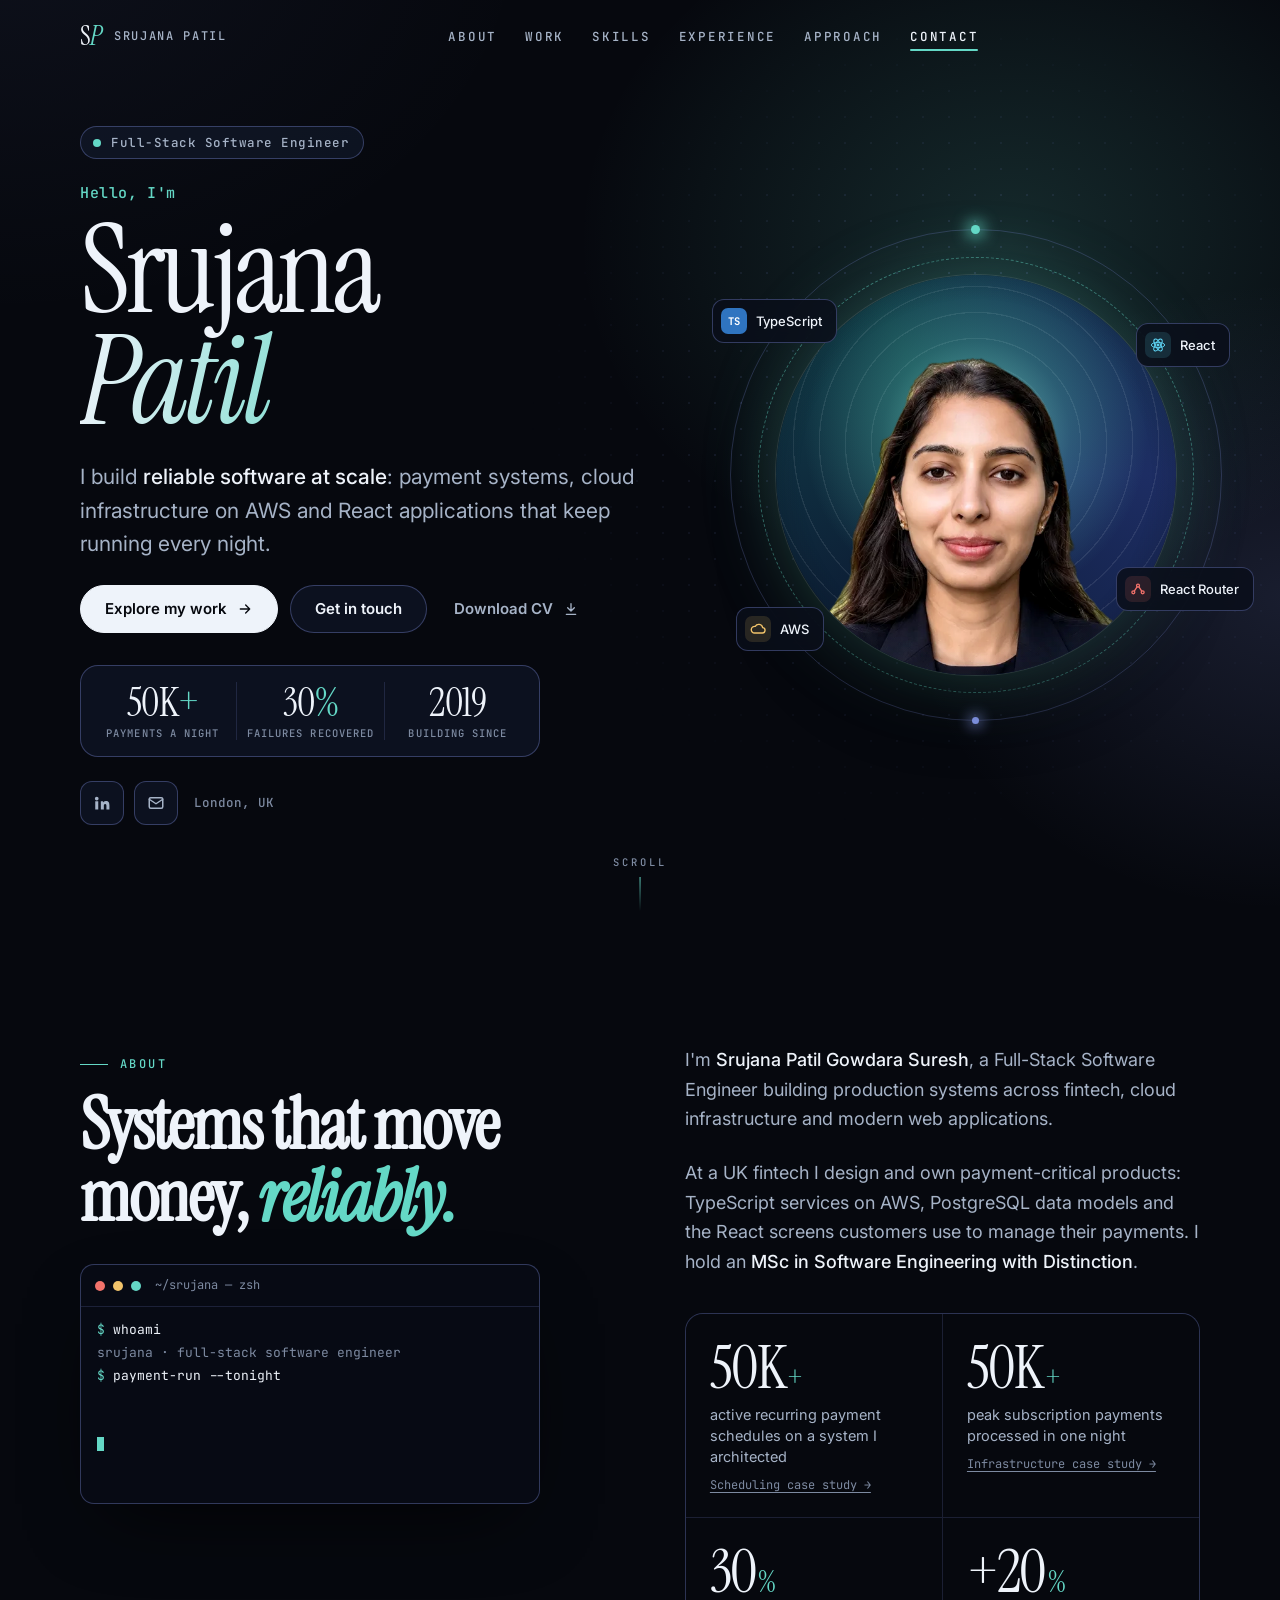
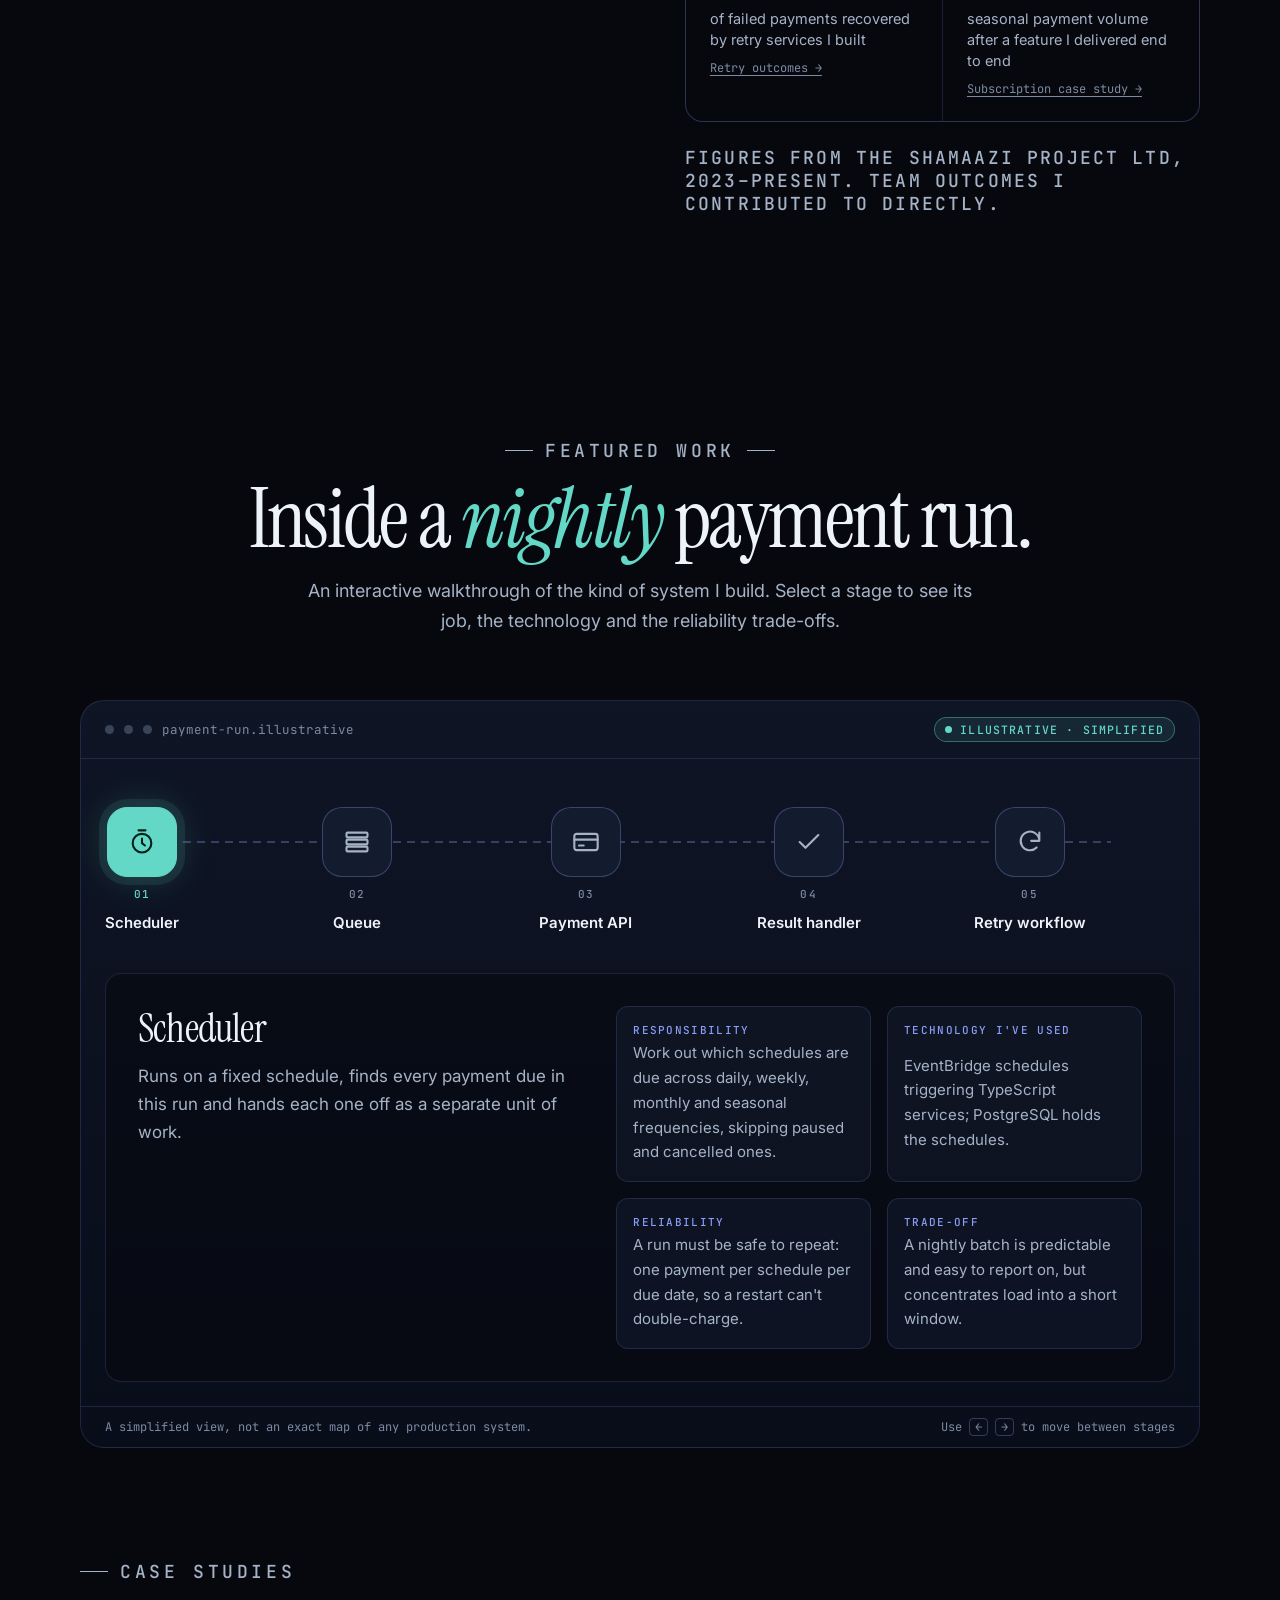
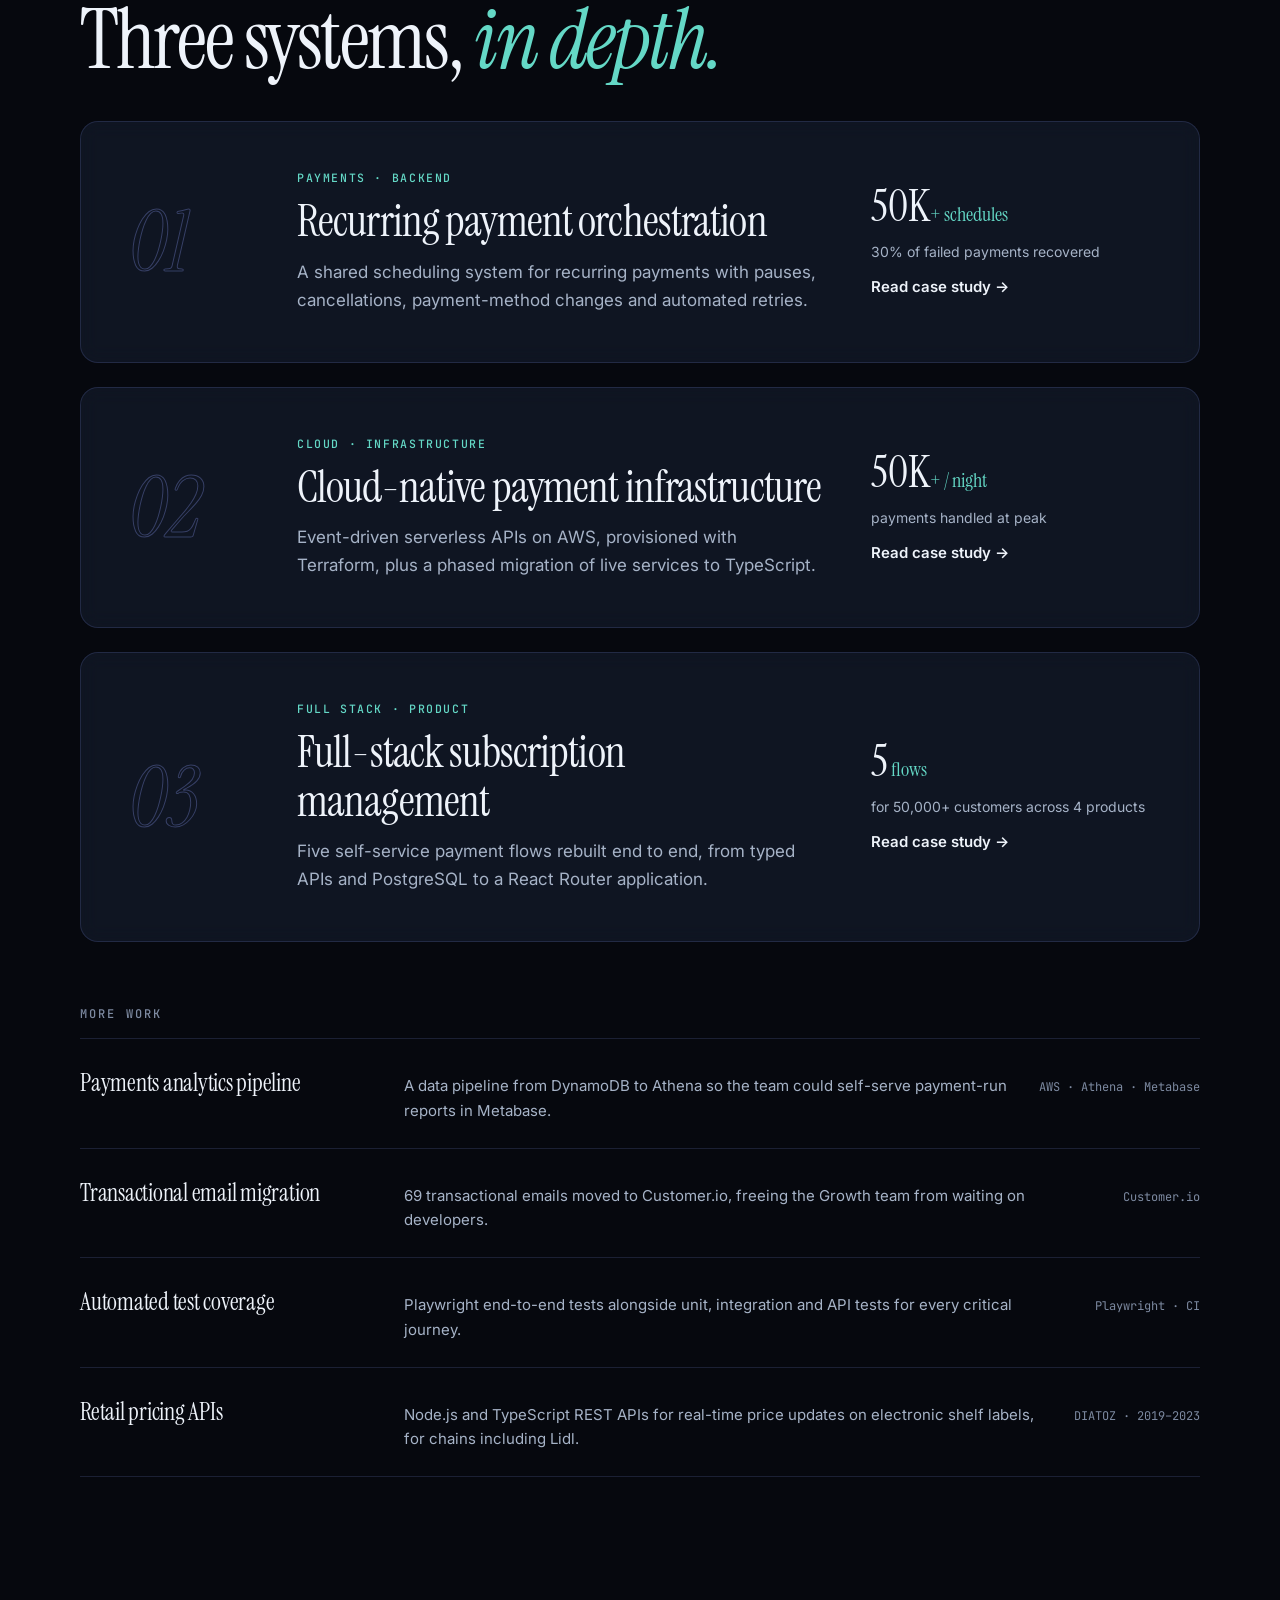
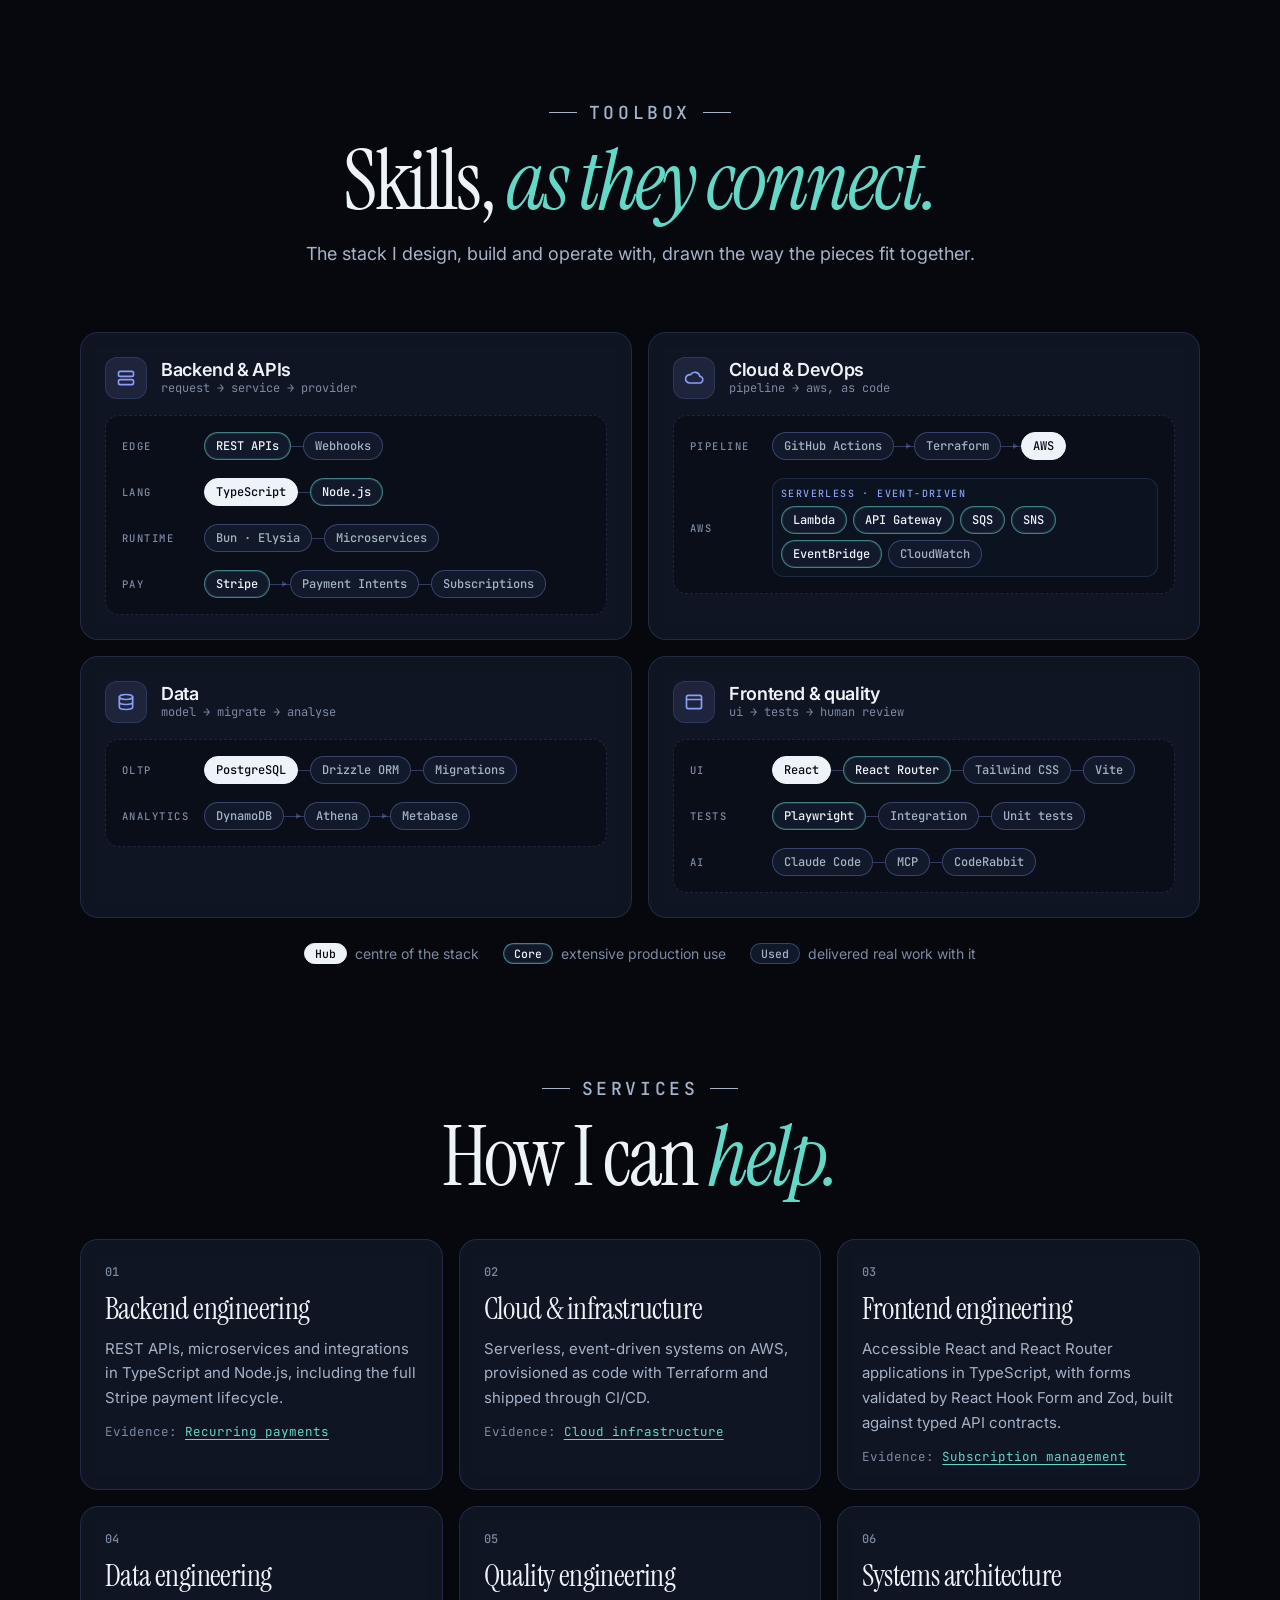
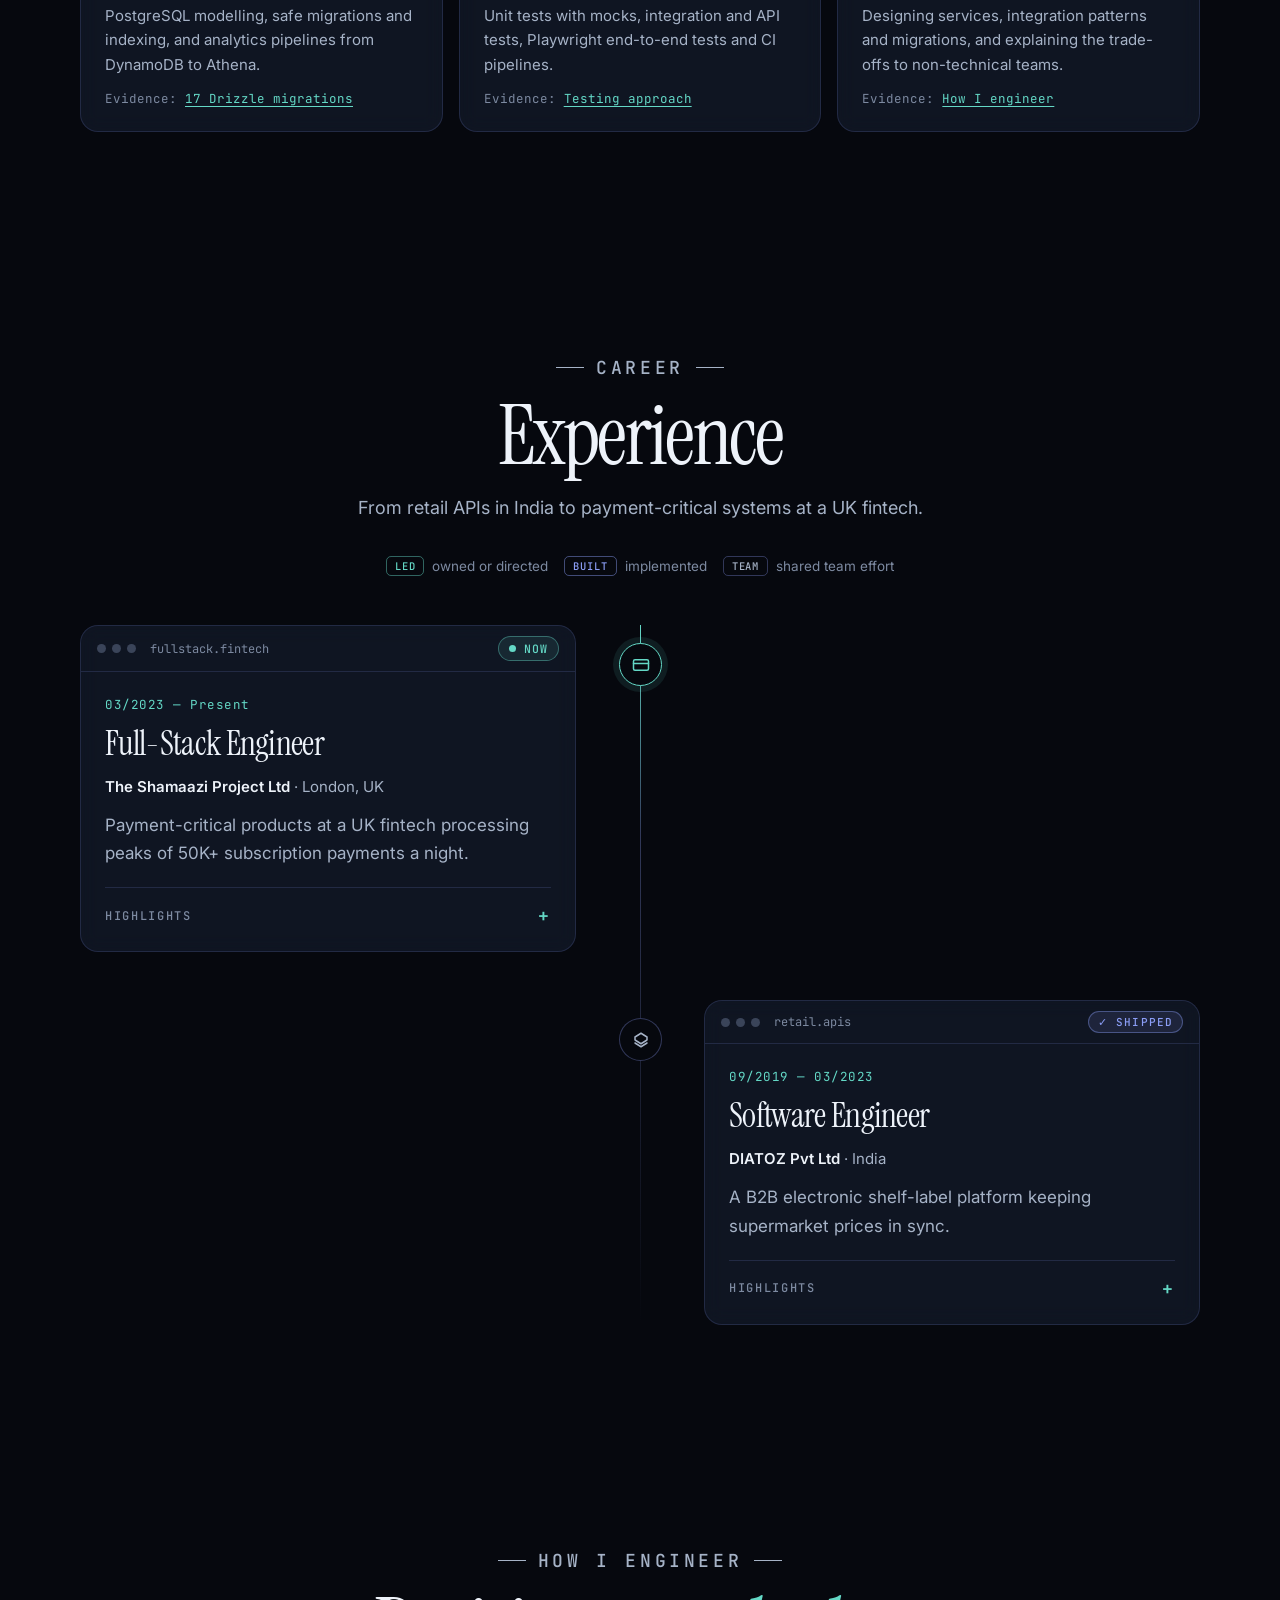
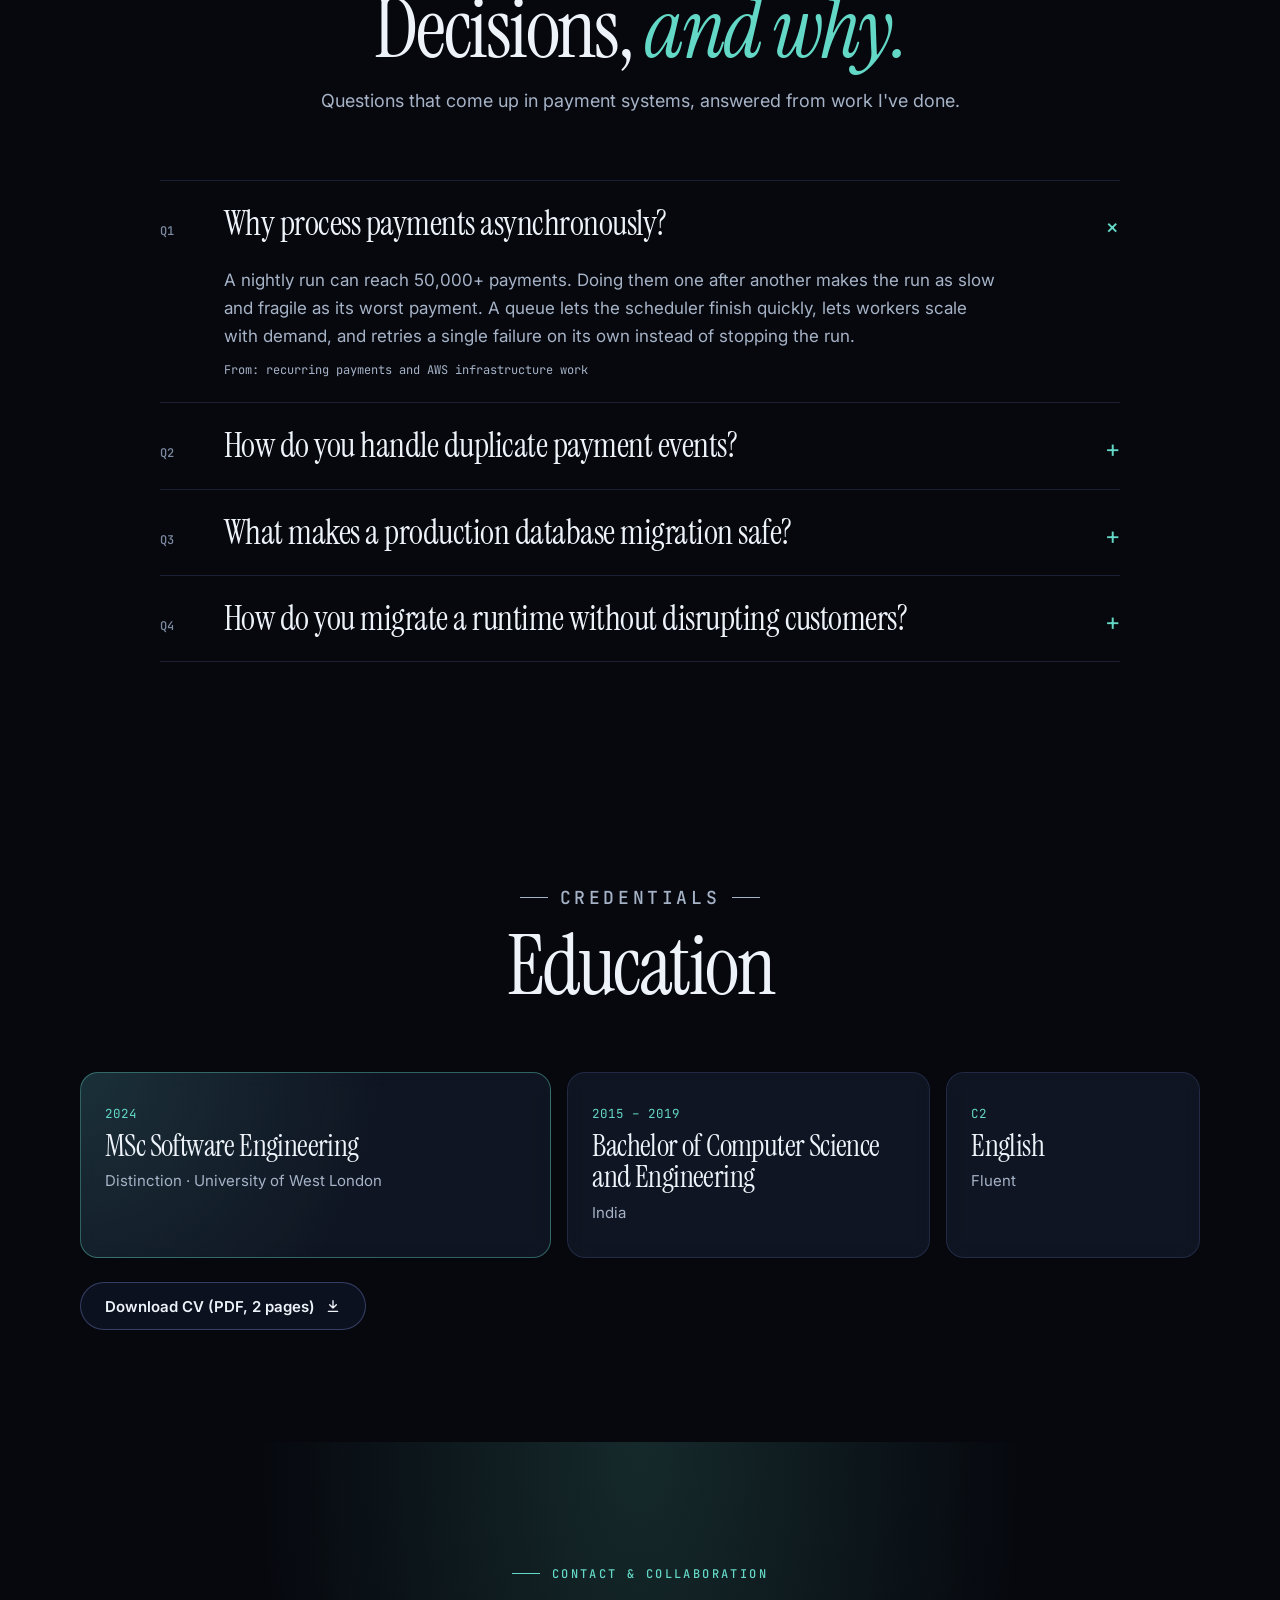
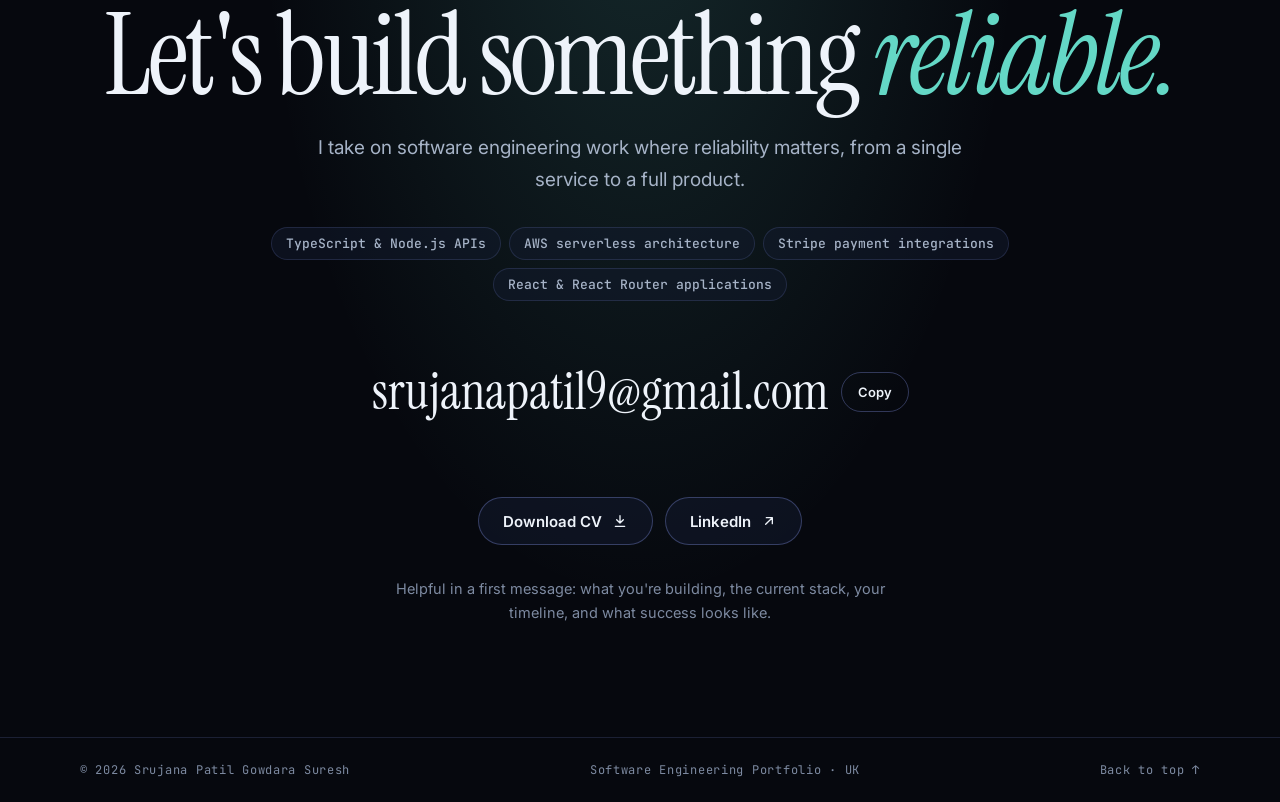
<file: index.html>
<!doctype html>
<html lang="en-GB">
<head>
<meta charset="utf-8">
<meta name="viewport" content="width=device-width, initial-scale=1, viewport-fit=cover">
<title>Srujana Patil · Full-Stack Software Engineer</title>
<meta name="description" content="Srujana Patil Gowdara Suresh, Full-Stack Software Engineer. Production payment systems, AWS serverless infrastructure and React applications. Case studies, capabilities and contact.">
<link rel="canonical" href="https://srujanapatiil.github.io/">
<meta property="og:type" content="website">
<meta property="og:url" content="https://srujanapatiil.github.io/">
<meta property="og:title" content="Srujana Patil · Full-Stack Software Engineer">
<meta property="og:description" content="Engineering reliable software at scale: payment systems, cloud infrastructure and modern web applications.">
<meta property="og:image" content="https://srujanapatiil.github.io/assets/og-image.jpg">
<meta name="twitter:card" content="summary_large_image">
<meta name="theme-color" content="#06080E">
<link rel="icon" href="assets/favicon.svg" type="image/svg+xml">
<link rel="preconnect" href="https://fonts.googleapis.com">
<link rel="preconnect" href="https://fonts.gstatic.com" crossorigin>
<link rel="stylesheet" href="https://fonts.googleapis.com/css2?family=Instrument+Serif:ital@0;1&family=Inter:wght@400;500;600&family=JetBrains+Mono:wght@400;500&display=swap">
<link rel="preload" as="image" href="assets/portrait-cutout-900.webp" imagesrcset="assets/portrait-cutout-560.webp 560w, assets/portrait-cutout-900.webp 900w" imagesizes="(min-width: 1000px) 400px, 70vw" fetchpriority="high">
<link rel="stylesheet" href="assets/site.css">
<script>document.documentElement.classList.add('js')</script>
<script type="application/ld+json">{"@context":"https://schema.org","@type":"Person","name":"Srujana Patil Gowdara Suresh","jobTitle":"Full-Stack Software Engineer","url":"https://srujanapatiil.github.io/","sameAs":["https://www.linkedin.com/in/srujana-patil-964b3919a"],"alumniOf":"University of West London"}</script>
<script src="assets/site.js" defer></script>
</head>
<body>
<a class="skip" href="#main">Skip to content</a>

<header class="site-header">
  <div class="wrap">
    <a class="brand" href="#top"><span class="brand-mark" aria-hidden="true">S<i>P</i></span><span class="brand-name">Srujana Patil</span><span class="visually-hidden">Srujana Patil, home</span></a>
    <nav aria-label="Primary">
      <ul class="nav-list">
        <li><a href="#about">About</a></li>
        <li><a href="#work">Work</a></li>
        <li><a href="#skills">Skills</a></li>
        <li><a href="#experience">Experience</a></li>
        <li><a href="#approach">Approach</a></li>
        <li><a href="#contact">Contact</a></li>
      </ul>
    </nav>
    <div class="nav-actions">
      <button class="icon-btn menu-btn" id="menu-toggle" type="button" aria-expanded="false" aria-controls="mobile-nav" aria-label="Open menu">
        <svg viewBox="0 0 24 24" fill="none" stroke="currentColor" stroke-width="2" stroke-linecap="round" aria-hidden="true"><path d="M4 7h16M4 12h16M4 17h16"/></svg>
      </button>
    </div>
  </div>
  <nav class="mobile-nav" id="mobile-nav" aria-label="Mobile" hidden>
    <div class="wrap"><ul>
      <li><a href="#about">About</a></li><li><a href="#work">Work</a></li><li><a href="#skills">Skills</a></li>
      <li><a href="#experience">Experience</a></li><li><a href="#approach">Approach</a></li><li><a href="#contact">Contact</a></li>
    </ul></div>
  </nav>
</header>

<main id="main">
  <!-- Hero -->
  <section class="hero" id="top" aria-labelledby="hero-title">
    <div class="wrap hero-grid">
      <div class="hero-copy">
        <p class="status-pill"><span class="dot" aria-hidden="true"></span>Full-Stack Software Engineer</p>
        <p class="hello">Hello, I'm</p>
        <h1 id="hero-title"><span class="l1">Srujana</span> <span class="l2">Patil</span></h1>
        <p class="hero-sub">I build <b>reliable software at scale</b>: payment systems, cloud infrastructure on AWS and React applications that keep running every night.</p>
        <div class="hero-ctas">
          <a class="btn btn-primary" href="#work">Explore my work
            <svg viewBox="0 0 24 24" fill="none" stroke="currentColor" stroke-width="2" stroke-linecap="round" stroke-linejoin="round" aria-hidden="true"><path d="M5 12h14M13 6l6 6-6 6"/></svg></a>
          <a class="btn" href="#contact">Get in touch</a>
          <a class="btn btn-ghost" href="assets/Srujana-Patil-CV.pdf" download>Download CV <svg viewBox="0 0 24 24" fill="none" stroke="currentColor" stroke-width="2" stroke-linecap="round" stroke-linejoin="round" aria-hidden="true"><path d="M12 4v11M7 10l5 5 5-5M5 20h14"/></svg></a>
        </div>
        <ul class="hero-stats" aria-label="Highlights">
          <li><b>50K<span>+</span></b><small>Payments a night</small></li>
          <li><b>30<span>%</span></b><small>Failures recovered</small></li>
          <li><b>2019</b><small>Building since</small></li>
        </ul>
        <div class="hero-social">
          <a class="social" href="https://www.linkedin.com/in/srujana-patil-964b3919a" target="_blank" rel="noopener" aria-label="LinkedIn (opens in a new tab)"><svg viewBox="0 0 24 24" fill="currentColor" aria-hidden="true"><path d="M4.98 3.5a2.5 2.5 0 1 1 0 5 2.5 2.5 0 0 1 0-5ZM3 9.75h4v11H3v-11Zm6.5 0h3.8v1.5h.05c.53-1 1.83-2.05 3.77-2.05 4.03 0 4.78 2.65 4.78 6.1v5.45h-4v-4.83c0-1.15-.02-2.63-1.6-2.63-1.6 0-1.85 1.25-1.85 2.55v4.91h-4v-11Z"/></svg></a>
          <a class="social" href="#contact" aria-label="Email, in the contact section"><svg viewBox="0 0 24 24" fill="none" stroke="currentColor" stroke-width="2" stroke-linecap="round" stroke-linejoin="round" aria-hidden="true"><rect x="3" y="5" width="18" height="14" rx="2"/><path d="m3 7 9 6 9-6"/></svg></a>
          <span class="social-note">London, UK</span>
        </div>
      </div>
      <div class="portrait">
        <span class="ring ring-outer" aria-hidden="true"></span>
        <span class="ring ring-inner" aria-hidden="true"></span>
        <div class="orb">
          <img src="assets/portrait-cutout-900.webp" srcset="assets/portrait-cutout-560.webp 560w, assets/portrait-cutout-900.webp 900w" sizes="(min-width: 1000px) 400px, 70vw" width="900" height="900" alt="Portrait of Srujana Patil Gowdara Suresh, smiling, in a dark blazer." fetchpriority="high">
        </div>
        <ul class="orbit-chips" aria-label="Main skills">
          <li class="oc oc-1"><span class="oc-ico ts" aria-hidden="true">TS</span>TypeScript</li>
          <li class="oc oc-2"><span class="oc-ico react" aria-hidden="true"><svg viewBox="0 0 24 24" fill="none" stroke="currentColor" stroke-width="1.4"><ellipse cx="12" cy="12" rx="10" ry="4"/><ellipse cx="12" cy="12" rx="10" ry="4" transform="rotate(60 12 12)"/><ellipse cx="12" cy="12" rx="10" ry="4" transform="rotate(120 12 12)"/><circle cx="12" cy="12" r="1.6" fill="currentColor"/></svg></span>React</li>
          <li class="oc oc-3"><span class="oc-ico rr" aria-hidden="true"><svg viewBox="0 0 24 24" fill="none" stroke="currentColor" stroke-width="2" stroke-linecap="round"><circle cx="5" cy="17" r="2.2"/><circle cx="12" cy="7" r="2.2"/><circle cx="19" cy="17" r="2.2"/><path d="M6.4 15.2 10.6 8.8M13.4 8.8l4.2 6.4"/></svg></span>React Router</li>
          <li class="oc oc-4"><span class="oc-ico aws" aria-hidden="true"><svg viewBox="0 0 24 24" fill="none" stroke="currentColor" stroke-width="2" stroke-linecap="round" stroke-linejoin="round"><path d="M7 18a5 5 0 1 1 .9-9.9A6 6 0 0 1 19 10a4 4 0 0 1-1 8Z"/></svg></span>AWS</li>
        </ul>
      </div>
    </div>
    <a class="scroll-cue" href="#about" aria-label="Scroll to About">SCROLL</a>
  </section>

  <!-- About -->
  <section class="section" id="about" aria-labelledby="about-title">
    <div class="wrap about-grid">
      <div class="reveal">
        <p class="kicker">About</p>
        <h2 class="about-statement" id="about-title" style="margin-top:16px">Systems that move money, <em>reliably.</em></h2>
        <div class="terminal" role="img" aria-label="Terminal session: whoami returns Srujana, full-stack software engineer; tonight's payment run queues 50,000 plus schedules and retries recover 30 percent of failures.">
          <div class="term-bar" aria-hidden="true"><i></i><i></i><i></i><span>~/srujana — zsh</span></div>
          <div class="term-body" id="term" aria-hidden="true"><span class="tl cmd"><span class="p">$</span> whoami</span>
<span class="tl dim">srujana · full-stack software engineer</span>
<span class="tl cmd"><span class="p">$</span> payment-run --tonight</span>
<span class="tl"><span class="ok">✓</span> 50,000+ schedules queued</span>
<span class="tl"><span class="ok">✓</span> retries recovered 30% of failures</span>
<span class="tl cmd"><span class="p">$</span> git commit -m "feat: idempotent payments"</span><span class="caret"></span></div>
        </div>
      </div>
      <div class="about-copy reveal" style="--d:.1s">
        <p>I'm <b>Srujana Patil Gowdara Suresh</b>, a Full-Stack Software Engineer building production systems across fintech, cloud infrastructure and modern web applications.</p>
        <p>At a UK fintech I design and own payment-critical products: TypeScript services on AWS, PostgreSQL data models and the React screens customers use to manage their payments. I hold an <b>MSc in Software Engineering with Distinction</b>.</p>
        <ul class="stats" aria-label="Engineering impact">
          <li><b>50K<small>+</small></b><span>active recurring payment schedules on a system I architected</span><a href="work/recurring-payments.html">Scheduling case study →</a></li>
          <li><b>50K<small>+</small></b><span>peak subscription payments processed in one night</span><a href="work/cloud-infrastructure.html">Infrastructure case study →</a></li>
          <li><b>30<small>%</small></b><span>of failed payments recovered by retry services I built</span><a href="work/recurring-payments.html#outcomes">Retry outcomes →</a></li>
          <li><b>+20<small>%</small></b><span>seasonal payment volume after a feature I delivered end to end</span><a href="work/subscription-management.html#outcomes">Subscription case study →</a></li>
        </ul>
        <p class="label">Figures from The Shamaazi Project Ltd, 2023–present. Team outcomes I contributed to directly.</p>
      </div>
    </div>
  </section>

  <!-- Work -->
  <section class="section" id="work" aria-labelledby="work-title">
    <div class="wrap">
      <div class="section-head center reveal">
        <p class="kicker">Featured work</p>
        <h2 id="work-title">Inside a <em>nightly</em> payment run.</h2>
        <p>An interactive walkthrough of the kind of system I build. Select a stage to see its job, the technology and the reliability trade-offs.</p>
      </div>

      <div class="walk reveal">
        <div class="walk-top">
          <span class="host" aria-hidden="true"><i></i><i></i><i></i> payment-run.illustrative</span>
          <span class="live">ILLUSTRATIVE · SIMPLIFIED</span>
        </div>
        <div class="pipeline">
          <ol class="stages" role="tablist" aria-label="Payment run stages">
            <li role="presentation"><button class="stage" role="tab" id="tab-1" aria-controls="panel-1" aria-selected="true" type="button">
              <span class="node" aria-hidden="true"><svg viewBox="0 0 24 24" fill="none" stroke="currentColor" stroke-width="1.8" stroke-linecap="round" stroke-linejoin="round"><circle cx="12" cy="13" r="8"/><path d="M12 9v4l2.5 2M9 2h6"/></svg></span>
              <span class="n">01</span><span class="t">Scheduler</span></button></li>
            <li role="presentation"><button class="stage" role="tab" id="tab-2" aria-controls="panel-2" aria-selected="false" tabindex="-1" type="button">
              <span class="node" aria-hidden="true"><svg viewBox="0 0 24 24" fill="none" stroke="currentColor" stroke-width="1.8" stroke-linecap="round" stroke-linejoin="round"><rect x="3" y="4" width="18" height="4" rx="1"/><rect x="3" y="10" width="18" height="4" rx="1"/><rect x="3" y="16" width="18" height="4" rx="1"/></svg></span>
              <span class="n">02</span><span class="t">Queue</span></button></li>
            <li role="presentation"><button class="stage" role="tab" id="tab-3" aria-controls="panel-3" aria-selected="false" tabindex="-1" type="button">
              <span class="node" aria-hidden="true"><svg viewBox="0 0 24 24" fill="none" stroke="currentColor" stroke-width="1.8" stroke-linecap="round" stroke-linejoin="round"><rect x="2" y="5" width="20" height="14" rx="2"/><path d="M2 10h20M6 15h4"/></svg></span>
              <span class="n">03</span><span class="t">Payment API</span></button></li>
            <li role="presentation"><button class="stage" role="tab" id="tab-4" aria-controls="panel-4" aria-selected="false" tabindex="-1" type="button">
              <span class="node" aria-hidden="true"><svg viewBox="0 0 24 24" fill="none" stroke="currentColor" stroke-width="1.8" stroke-linecap="round" stroke-linejoin="round"><path d="M4 12l5 5L20 6"/></svg></span>
              <span class="n">04</span><span class="t">Result handler</span></button></li>
            <li role="presentation"><button class="stage" role="tab" id="tab-5" aria-controls="panel-5" aria-selected="false" tabindex="-1" type="button">
              <span class="node" aria-hidden="true"><svg viewBox="0 0 24 24" fill="none" stroke="currentColor" stroke-width="1.8" stroke-linecap="round" stroke-linejoin="round"><path d="M20 11a8 8 0 1 0-2.3 5.7M20 4v7h-7"/></svg></span>
              <span class="n">05</span><span class="t">Retry workflow</span></button></li>
          </ol>
          <span class="packet" aria-hidden="true"></span>
        </div>

        <div class="stage-panel" id="panel-1" role="tabpanel" aria-labelledby="tab-1" tabindex="0">
          <div><h3>Scheduler</h3><p class="lead">Runs on a fixed schedule, finds every payment due in this run and hands each one off as a separate unit of work.</p></div>
          <dl class="facts">
            <div><dt>Responsibility</dt><dd>Work out which schedules are due across daily, weekly, monthly and seasonal frequencies, skipping paused and cancelled ones.</dd></div>
            <div><dt>Technology I've used</dt><dd>EventBridge schedules triggering TypeScript services; PostgreSQL holds the schedules.</dd></div>
            <div><dt>Reliability</dt><dd>A run must be safe to repeat: one payment per schedule per due date, so a restart can't double-charge.</dd></div>
            <div><dt>Trade-off</dt><dd>A nightly batch is predictable and easy to report on, but concentrates load into a short window.</dd></div>
          </dl>
        </div>
        <div class="stage-panel" id="panel-2" role="tabpanel" aria-labelledby="tab-2" tabindex="0" hidden>
          <div><h3>Queue</h3><p class="lead">Separates deciding what to charge from charging it, so one slow payment never blocks the run.</p></div>
          <dl class="facts">
            <div><dt>Responsibility</dt><dd>Buffer due payments and release them at a rate the provider and database can sustain.</dd></div>
            <div><dt>Technology I've used</dt><dd>Amazon SQS feeding AWS Lambda consumers.</dd></div>
            <div><dt>Reliability</dt><dd>Messages retry individually; repeated failures are set aside for investigation, not lost.</dd></div>
            <div><dt>Trade-off</dt><dd>At-least-once delivery without ordering means every consumer must tolerate duplicates.</dd></div>
          </dl>
        </div>
        <div class="stage-panel" id="panel-3" role="tabpanel" aria-labelledby="tab-3" tabindex="0" hidden>
          <div><h3>Payment API</h3><p class="lead">Creates the charge with the payment provider for one schedule and one due date.</p></div>
          <dl class="facts">
            <div><dt>Responsibility</dt><dd>Create and confirm the payment with the right customer and payment method, and record the attempt.</dd></div>
            <div><dt>Technology I've used</dt><dd>Stripe Payment Intents and subscriptions, integrated from backend services.</dd></div>
            <div><dt>Reliability</dt><dd>An idempotency key from the schedule and its processing run makes a retried request return the original payment.</dd></div>
            <div><dt>Trade-off</dt><dd>The API response is fast but not final; the provider's webhook is the source of truth.</dd></div>
          </dl>
        </div>
        <div class="stage-panel" id="panel-4" role="tabpanel" aria-labelledby="tab-4" tabindex="0" hidden>
          <div><h3>Result handler</h3><p class="lead">Receives the provider's events and turns them into the payment's final state.</p></div>
          <dl class="facts">
            <div><dt>Responsibility</dt><dd>Record succeeded, failed and refunded payments, then publish events for emails, analytics and retries.</dd></div>
            <div><dt>Technology I've used</dt><dd>Stripe webhooks through API Gateway into Lambda; SNS and EventBridge for fan-out.</dd></div>
            <div><dt>Reliability</dt><dd>Events can repeat or arrive out of order, so they're de-duplicated and state only moves forward.</dd></div>
            <div><dt>Trade-off</dt><dd>Events keep features independent, at the cost of eventual consistency and more to monitor.</dd></div>
          </dl>
        </div>
        <div class="stage-panel" id="panel-5" role="tabpanel" aria-labelledby="tab-5" tabindex="0" hidden>
          <div><h3>Retry workflow</h3><p class="lead">Gives failed payments further chances to succeed, then stops cleanly.</p></div>
          <dl class="facts">
            <div><dt>Responsibility</dt><dd>Schedule retries, track each failure, and cancel the schedule automatically after the final retry.</dd></div>
            <div><dt>Technology I've used</dt><dd>Payment-retry services across three subscription products; Stripe automatic card updates.</dd></div>
            <div><dt>Reliability</dt><dd>Retries are capped and spaced out, and only failures that could succeed later are retried.</dd></div>
            <div><dt>Outcome</dt><dd>In production this recovered 30% of failed payments.</dd></div>
          </dl>
        </div>
        <div class="walk-foot">
          <span>A simplified view, not an exact map of any production system.</span>
          <span aria-hidden="true">Use <kbd>←</kbd> <kbd>→</kbd> to move between stages</span>
        </div>
      </div>

      <div class="section-head reveal" style="margin-top:112px; margin-bottom:40px">
        <p class="kicker">Case studies</p>
        <h2>Three systems, <em>in depth.</em></h2>
      </div>
      <ul class="cases">
        <li class="case glass reveal">
          <span class="idx" aria-hidden="true">01</span>
          <div class="case-main">
            <span class="kind">Payments · Backend</span>
            <h3><a href="work/recurring-payments.html">Recurring payment orchestration</a></h3>
            <p>A shared scheduling system for recurring payments with pauses, cancellations, payment-method changes and automated retries.</p>
          </div>
          <div class="case-side">
            <span class="metric">50K<small>+ schedules</small></span>
            <span class="metric-cap">30% of failed payments recovered</span>
            <span class="go" aria-hidden="true">Read case study →</span>
          </div>
        </li>
        <li class="case glass reveal">
          <span class="idx" aria-hidden="true">02</span>
          <div class="case-main">
            <span class="kind">Cloud · Infrastructure</span>
            <h3><a href="work/cloud-infrastructure.html">Cloud-native payment infrastructure</a></h3>
            <p>Event-driven serverless APIs on AWS, provisioned with Terraform, plus a phased migration of live services to TypeScript.</p>
          </div>
          <div class="case-side">
            <span class="metric">50K<small>+ / night</small></span>
            <span class="metric-cap">payments handled at peak</span>
            <span class="go" aria-hidden="true">Read case study →</span>
          </div>
        </li>
        <li class="case glass reveal">
          <span class="idx" aria-hidden="true">03</span>
          <div class="case-main">
            <span class="kind">Full stack · Product</span>
            <h3><a href="work/subscription-management.html">Full-stack subscription management</a></h3>
            <p>Five self-service payment flows rebuilt end to end, from typed APIs and PostgreSQL to a React Router application.</p>
          </div>
          <div class="case-side">
            <span class="metric">5<small> flows</small></span>
            <span class="metric-cap">for 50,000+ customers across 4 products</span>
            <span class="go" aria-hidden="true">Read case study →</span>
          </div>
        </li>
      </ul>

      <div class="other reveal">
        <h3>More work</h3>
        <ul class="other-list">
          <li><b>Payments analytics pipeline</b><span>A data pipeline from DynamoDB to Athena so the team could self-serve payment-run reports in Metabase.</span><em>AWS · Athena · Metabase</em></li>
          <li><b>Transactional email migration</b><span>69 transactional emails moved to Customer.io, freeing the Growth team from waiting on developers.</span><em>Customer.io</em></li>
          <li><b>Automated test coverage</b><span>Playwright end-to-end tests alongside unit, integration and API tests for every critical journey.</span><em>Playwright · CI</em></li>
          <li><b>Retail pricing APIs</b><span>Node.js and TypeScript REST APIs for real-time price updates on electronic shelf labels, for chains including Lidl.</span><em>DIATOZ · 2019–2023</em></li>
        </ul>
      </div>
    </div>
  </section>

  <!-- Skills -->
  <section class="section" id="skills" aria-labelledby="skills-title">
    <div class="wrap">
      <div class="section-head center reveal">
        <p class="kicker">Toolbox</p>
        <h2 id="skills-title">Skills, <em>as they connect.</em></h2>
        <p>The stack I design, build and operate with, drawn the way the pieces fit together.</p>
      </div>
      <div class="toolbox">
        <article class="tool-card glass reveal">
          <div class="tool-head"><span class="ico" aria-hidden="true"><svg viewBox="0 0 24 24" fill="none" stroke="currentColor" stroke-width="2" stroke-linecap="round" stroke-linejoin="round"><rect x="3" y="4" width="18" height="6" rx="2"/><rect x="3" y="14" width="18" height="6" rx="2"/></svg></span><div><h3>Backend &amp; APIs</h3><p>request → service → provider</p></div></div>
          <div class="graph">
            <div class="g-row"><span class="g-tag">EDGE</span><div class="g-nodes"><span class="g-node core">REST APIs</span><span class="g-link"></span><span class="g-node">Webhooks</span></div></div>
            <div class="g-row"><span class="g-tag">LANG</span><div class="g-nodes"><span class="g-node hub">TypeScript</span><span class="g-link"></span><span class="g-node core">Node.js</span></div></div>
            <div class="g-row"><span class="g-tag">RUNTIME</span><div class="g-nodes"><span class="g-node">Bun · Elysia</span><span class="g-link"></span><span class="g-node">Microservices</span></div></div>
            <div class="g-row"><span class="g-tag">PAY</span><div class="g-nodes"><span class="g-node core">Stripe</span><span class="g-link arrow"></span><span class="g-node">Payment Intents</span><span class="g-link"></span><span class="g-node">Subscriptions</span></div></div>
          </div>
        </article>
        <article class="tool-card glass reveal" style="--d:.08s">
          <div class="tool-head"><span class="ico" aria-hidden="true"><svg viewBox="0 0 24 24" fill="none" stroke="currentColor" stroke-width="2" stroke-linecap="round" stroke-linejoin="round"><path d="M7 18a5 5 0 1 1 .9-9.9A6 6 0 0 1 19 10a4 4 0 0 1-1 8Z"/></svg></span><div><h3>Cloud &amp; DevOps</h3><p>pipeline → aws, as code</p></div></div>
          <div class="graph">
            <div class="g-row"><span class="g-tag">PIPELINE</span><div class="g-nodes"><span class="g-node">GitHub Actions</span><span class="g-link arrow"></span><span class="g-node">Terraform</span><span class="g-link arrow"></span><span class="g-node hub">AWS</span></div></div>
            <div class="g-row"><span class="g-tag">AWS</span><div class="g-group"><span class="g-label">SERVERLESS · EVENT-DRIVEN</span><span class="g-node core">Lambda</span><span class="g-node core">API Gateway</span><span class="g-node core">SQS</span><span class="g-node core">SNS</span><span class="g-node core">EventBridge</span><span class="g-node">CloudWatch</span></div></div>
          </div>
        </article>
        <article class="tool-card glass reveal">
          <div class="tool-head"><span class="ico" aria-hidden="true"><svg viewBox="0 0 24 24" fill="none" stroke="currentColor" stroke-width="2" stroke-linecap="round" stroke-linejoin="round"><ellipse cx="12" cy="6" rx="8" ry="3"/><path d="M4 6v12c0 1.7 3.6 3 8 3s8-1.3 8-3V6M4 12c0 1.7 3.6 3 8 3s8-1.3 8-3"/></svg></span><div><h3>Data</h3><p>model → migrate → analyse</p></div></div>
          <div class="graph">
            <div class="g-row"><span class="g-tag">OLTP</span><div class="g-nodes"><span class="g-node hub">PostgreSQL</span><span class="g-link"></span><span class="g-node">Drizzle ORM</span><span class="g-link"></span><span class="g-node">Migrations</span></div></div>
            <div class="g-row"><span class="g-tag">ANALYTICS</span><div class="g-nodes"><span class="g-node">DynamoDB</span><span class="g-link arrow"></span><span class="g-node">Athena</span><span class="g-link arrow"></span><span class="g-node">Metabase</span></div></div>
          </div>
        </article>
        <article class="tool-card glass reveal" style="--d:.08s">
          <div class="tool-head"><span class="ico" aria-hidden="true"><svg viewBox="0 0 24 24" fill="none" stroke="currentColor" stroke-width="2" stroke-linecap="round" stroke-linejoin="round"><rect x="3" y="4" width="18" height="16" rx="2"/><path d="M3 9h18"/></svg></span><div><h3>Frontend &amp; quality</h3><p>ui → tests → human review</p></div></div>
          <div class="graph">
            <div class="g-row"><span class="g-tag">UI</span><div class="g-nodes"><span class="g-node hub">React</span><span class="g-link"></span><span class="g-node core">React Router</span><span class="g-link"></span><span class="g-node">Tailwind CSS</span><span class="g-link"></span><span class="g-node">Vite</span></div></div>
            <div class="g-row"><span class="g-tag">TESTS</span><div class="g-nodes"><span class="g-node core">Playwright</span><span class="g-link"></span><span class="g-node">Integration</span><span class="g-link"></span><span class="g-node">Unit tests</span></div></div>
            <div class="g-row"><span class="g-tag">AI</span><div class="g-nodes"><span class="g-node">Claude Code</span><span class="g-link"></span><span class="g-node">MCP</span><span class="g-link"></span><span class="g-node">CodeRabbit</span></div></div>
          </div>
        </article>
      </div>
      <p class="legend"><span><span class="g-node hub">Hub</span>centre of the stack</span><span><span class="g-node core">Core</span>extensive production use</span><span><span class="g-node">Used</span>delivered real work with it</span></p>

      <div class="section-head center reveal" style="margin-top:112px; margin-bottom:40px">
        <p class="kicker">Services</p>
        <h2>How I can <em>help.</em></h2>
      </div>
      <ul class="caps">
        <li class="cap glass reveal"><span class="num">01</span><h3>Backend engineering</h3><p>REST APIs, microservices and integrations in TypeScript and Node.js, including the full Stripe payment lifecycle.</p><p class="evidence">Evidence: <a href="work/recurring-payments.html">Recurring payments</a></p></li>
        <li class="cap glass reveal" style="--d:.06s"><span class="num">02</span><h3>Cloud &amp; infrastructure</h3><p>Serverless, event-driven systems on AWS, provisioned as code with Terraform and shipped through CI/CD.</p><p class="evidence">Evidence: <a href="work/cloud-infrastructure.html">Cloud infrastructure</a></p></li>
        <li class="cap glass reveal" style="--d:.12s"><span class="num">03</span><h3>Frontend engineering</h3><p>Accessible React and React Router applications in TypeScript, with forms validated by React Hook Form and Zod, built against typed API contracts.</p><p class="evidence">Evidence: <a href="work/subscription-management.html">Subscription management</a></p></li>
        <li class="cap glass reveal"><span class="num">04</span><h3>Data engineering</h3><p>PostgreSQL modelling, safe migrations and indexing, and analytics pipelines from DynamoDB to Athena.</p><p class="evidence">Evidence: <a href="work/subscription-management.html#implementation">17 Drizzle migrations</a></p></li>
        <li class="cap glass reveal" style="--d:.06s"><span class="num">05</span><h3>Quality engineering</h3><p>Unit tests with mocks, integration and API tests, Playwright end-to-end tests and CI pipelines.</p><p class="evidence">Evidence: <a href="work/subscription-management.html#quality">Testing approach</a></p></li>
        <li class="cap glass reveal" style="--d:.12s"><span class="num">06</span><h3>Systems architecture</h3><p>Designing services, integration patterns and migrations, and explaining the trade-offs to non-technical teams.</p><p class="evidence">Evidence: <a href="#approach">How I engineer</a></p></li>
      </ul>
    </div>
  </section>

  <!-- Experience -->
  <section class="section" id="experience" aria-labelledby="exp-title">
    <div class="wrap">
      <div class="section-head center reveal">
        <p class="kicker">Career</p>
        <h2 id="exp-title">Experience</h2>
        <p>From retail APIs in India to payment-critical systems at a UK fintech.</p>
      </div>
      <p class="own-key reveal" aria-label="Ownership key">
        <span><span class="own led">Led</span>owned or directed</span>
        <span><span class="own built">Built</span>implemented</span>
        <span><span class="own">Team</span>shared team effort</span>
      </p>
      <ol class="timeline">
        <li class="t-item now reveal">
          <span class="t-dot" aria-hidden="true"><svg viewBox="0 0 24 24" fill="none" stroke="currentColor" stroke-width="2" stroke-linecap="round" stroke-linejoin="round"><rect x="2" y="5" width="20" height="14" rx="2"/><path d="M2 10h20"/></svg></span>
          <article class="window glass">
            <div class="win-bar"><span class="dots" aria-hidden="true"><i></i><i></i><i></i><span>fullstack.fintech</span></span><span class="live">NOW</span></div>
            <div class="win-body">
              <span class="when">03/2023 — Present</span>
              <h3>Full-Stack Engineer</h3>
              <p class="org"><b>The Shamaazi Project Ltd</b> · London, UK</p>
              <p class="summary">Payment-critical products at a UK fintech processing peaks of 50K+ subscription payments a night.</p>
              <details class="more">
                <summary>Highlights</summary>
                <ul class="duties">
                  <li><span class="own led">Led</span><span><strong>Architected a shared recurring-payment scheduling system</strong> now running 50,000+ active schedules.</span></li>
                  <li><span class="own built">Built</span><span><strong>Payment-retry services</strong> for three products, recovering 30% of failed payments.</span></li>
                  <li><span class="own built">Built</span><span><strong>The full Stripe lifecycle:</strong> Payment Intents, subscriptions, webhooks, refunds, fees and card updates.</span></li>
                  <li><span class="own led">Led</span><span><strong>A phased migration of live services to TypeScript</strong> (Bun, Elysia) with both stacks live throughout.</span></li>
                  <li><span class="own built">Built</span><span><strong>Five self-service payment flows</strong> for 50,000+ customers, from APIs to a React Router app.</span></li>
                  <li><span class="own">Team</span><span><strong>High-scale serverless APIs</strong> on AWS sustaining 50K+ transactions at nightly peaks.</span></li>
                  <li><span class="own led">Led</span><span><strong>Mentoring and onboarding:</strong> a junior developer, new engineers, pairing and code reviews.</span></li>
                </ul>
                <p class="stack-line">TypeScript · React · React Router · PostgreSQL · AWS · Stripe</p>
              </details>
            </div>
          </article>
        </li>
        <li class="t-item reveal">
          <span class="t-dot" aria-hidden="true"><svg viewBox="0 0 24 24" fill="none" stroke="currentColor" stroke-width="2" stroke-linecap="round" stroke-linejoin="round"><path d="M20 12V8l-8-5-8 5v4M4 12l8 5 8-5M4 16l8 5 8-5"/></svg></span>
          <article class="window glass">
            <div class="win-bar"><span class="dots" aria-hidden="true"><i></i><i></i><i></i><span>retail.apis</span></span><span class="shipped">✓ SHIPPED</span></div>
            <div class="win-body">
              <span class="when">09/2019 — 03/2023</span>
              <h3>Software Engineer</h3>
              <p class="org"><b>DIATOZ Pvt Ltd</b> · India</p>
              <p class="summary">A B2B electronic shelf-label platform keeping supermarket prices in sync.</p>
              <details class="more">
                <summary>Highlights</summary>
                <ul class="duties">
                  <li><span class="own built">Built</span><span><strong>Node.js and TypeScript REST APIs</strong> for real-time price and product updates, for chains including Lidl.</span></li>
                  <li><span class="own built">Built</span><span><strong>Jenkins and GitHub Actions pipelines</strong> with SonarQube quality gates, shortening release cycles.</span></li>
                  <li><span class="own">Team</span><span><strong>Fewer production defects</strong> through unit tests and close work with backend engineers and QA.</span></li>
                </ul>
                <p class="stack-line">Node.js · TypeScript · Jenkins · GitHub Actions · SonarQube</p>
              </details>
            </div>
          </article>
        </li>
      </ol>
    </div>
  </section>

  <!-- Approach -->
  <section class="section" id="approach" aria-labelledby="approach-title">
    <div class="wrap">
      <div class="section-head center reveal">
        <p class="kicker">How I engineer</p>
        <h2 id="approach-title">Decisions, <em>and why.</em></h2>
        <p>Questions that come up in payment systems, answered from work I've done.</p>
      </div>
      <div class="qa reveal">
        <details open>
          <summary><span class="n">Q1</span><h3>Why process payments asynchronously?</h3></summary>
          <div class="answer"><p>A nightly run can reach 50,000+ payments. Doing them one after another makes the run as slow and fragile as its worst payment. A queue lets the scheduler finish quickly, lets workers scale with demand, and retries a single failure on its own instead of stopping the run.</p><p class="basis">From: recurring payments and AWS infrastructure work</p></div>
        </details>
        <details>
          <summary><span class="n">Q2</span><h3>How do you handle duplicate payment events?</h3></summary>
          <div class="answer"><p>I assume every message and webhook can arrive more than once. Payment creation uses idempotency keys so a repeated request returns the original charge, webhook handlers ignore events they've already recorded, and a payment's state only moves forward. Replaying anything should be harmless.</p><p class="basis">From: Stripe lifecycle integration</p></div>
        </details>
        <details>
          <summary><span class="n">Q3</span><h3>What makes a production database migration safe?</h3></summary>
          <div class="answer"><p>Small, reviewable steps that old and new code can both run against: add before you remove, backfill separately from schema changes, and add indexes deliberately on large tables. Every data-model change ships with integration tests against a real PostgreSQL database.</p><p class="basis">From: 17 Drizzle ORM migrations across four products</p></div>
        </details>
        <details>
          <summary><span class="n">Q4</span><h3>How do you migrate a runtime without disrupting customers?</h3></summary>
          <div class="answer"><p>Gradually, behind stable contracts. Moving services to TypeScript (Bun and Elysia), the old and new stacks stayed live side by side. Services moved one at a time with the same API contract, so each step could be verified and rolled back on its own.</p><p class="basis">From: phased migration to TypeScript</p></div>
        </details>
      </div>
    </div>
  </section>

  <!-- Credentials -->
  <section class="section" id="credentials" aria-labelledby="cred-title">
    <div class="wrap">
      <div class="section-head center reveal">
        <p class="kicker">Credentials</p>
        <h2 id="cred-title">Education</h2>
      </div>
      <ul class="creds">
        <li class="cred glass highlight reveal"><span class="yr">2024</span><b>MSc Software Engineering</b><span>Distinction · University of West London</span></li>
        <li class="cred glass reveal" style="--d:.06s"><span class="yr">2015 – 2019</span><b>Bachelor of Computer Science and Engineering</b><span>India</span></li>
        <li class="cred glass reveal" style="--d:.12s"><span class="yr">C2</span><b>English</b><span>Fluent</span></li>
      </ul>
      <div class="cv-row reveal"><a class="btn" href="assets/Srujana-Patil-CV.pdf" download>Download CV (PDF, 2 pages) <svg viewBox="0 0 24 24" fill="none" stroke="currentColor" stroke-width="2" stroke-linecap="round" stroke-linejoin="round" aria-hidden="true"><path d="M12 4v11M7 10l5 5 5-5M5 20h14"/></svg></a></div>
    </div>
  </section>

  <!-- Contact -->
  <section class="section contact" id="contact" aria-labelledby="contact-title">
    <div class="wrap">
      <p class="kicker reveal">Contact &amp; collaboration</p>
      <h2 id="contact-title" class="reveal" style="margin-top:20px">Let's build something <em>reliable.</em></h2>
      <p class="intro reveal">I take on software engineering work where reliability matters, from a single service to a full product.</p>
      <ul class="services reveal" aria-label="Services">
        <li>TypeScript &amp; Node.js APIs</li><li>AWS serverless architecture</li><li>Stripe payment integrations</li><li>React &amp; React Router applications</li>
      </ul>
      <div class="mail reveal">
        <a class="addr" id="email" href="mailto:srujanapatil9@gmail.com">srujanapatil9@gmail.com</a>
        <button class="copy-btn" type="button" data-copy="email" data-status="copy-status">Copy</button>
      </div>
      <p class="note" role="status" id="copy-status" aria-live="polite"></p>
      <div class="contact-links reveal">
        <a class="btn" href="assets/Srujana-Patil-CV.pdf" download>Download CV <svg viewBox="0 0 24 24" fill="none" stroke="currentColor" stroke-width="2" stroke-linecap="round" stroke-linejoin="round" aria-hidden="true"><path d="M12 4v11M7 10l5 5 5-5M5 20h14"/></svg></a>
        <a class="btn" href="https://www.linkedin.com/in/srujana-patil-964b3919a" target="_blank" rel="noopener">LinkedIn <span class="visually-hidden">(opens in a new tab)</span>
          <svg viewBox="0 0 24 24" fill="none" stroke="currentColor" stroke-width="2" stroke-linecap="round" stroke-linejoin="round" aria-hidden="true"><path d="M7 17 17 7M8 7h9v9"/></svg></a>
      </div>
      <p class="enquiry">Helpful in a first message: what you're building, the current stack, your timeline, and what success looks like.</p>
    </div>
  </section>
</main>

<footer class="site-footer">
  <div class="wrap">
    <span>© 2026 Srujana Patil Gowdara Suresh</span>
    <span>Software Engineering Portfolio · UK</span>
    <a href="#top">Back to top ↑</a>
  </div>
</footer>
</body>
</html>
</file>
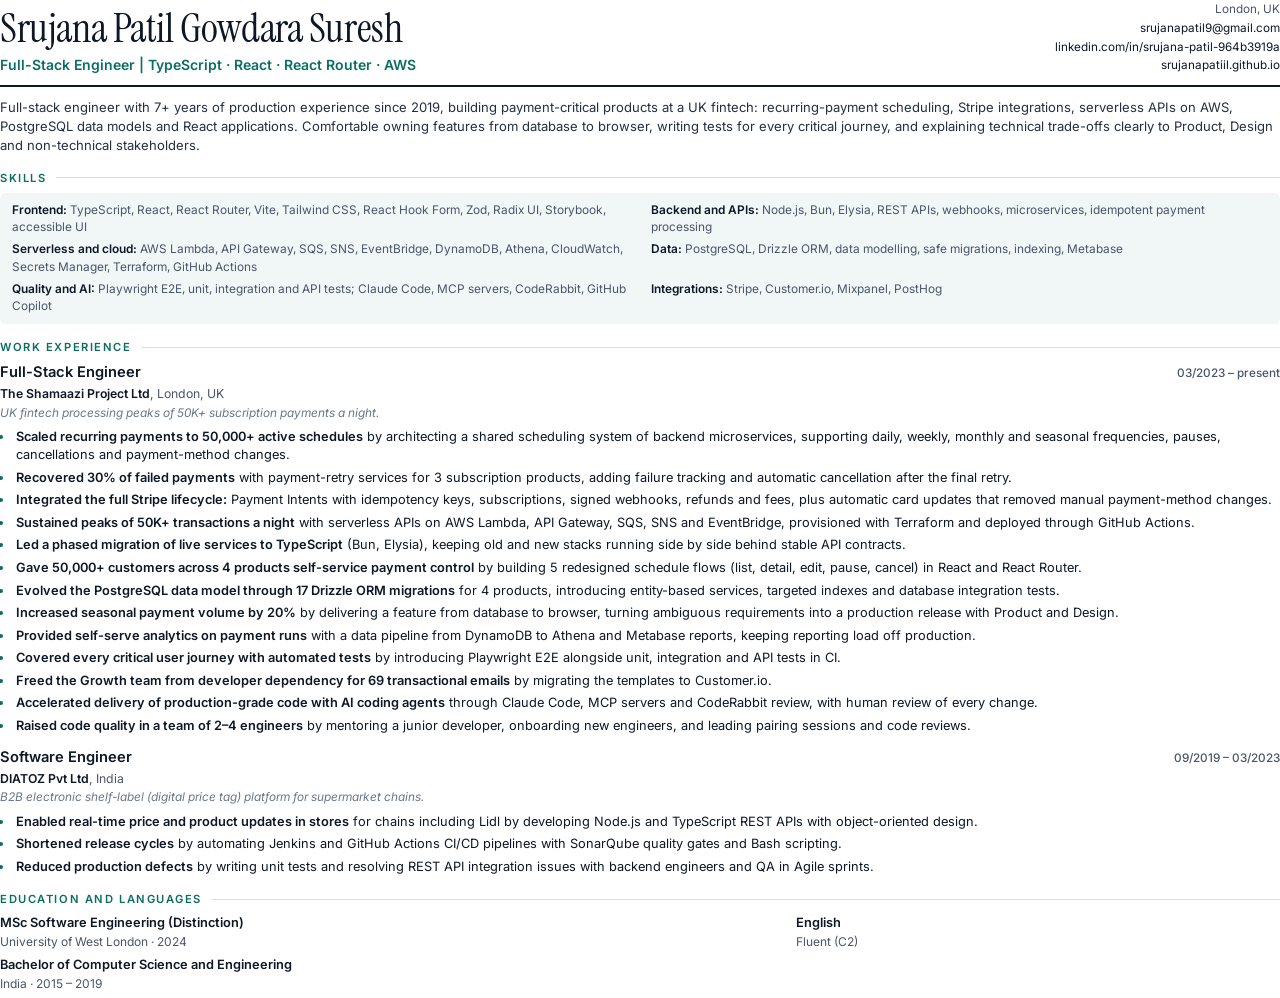
<file: _cv/cv.html>
<!doctype html>
<html lang="en-GB">
<head>
<meta charset="utf-8">
<title>Srujana Patil Gowdara Suresh</title>
<link rel="stylesheet" href="https://fonts.googleapis.com/css2?family=Instrument+Serif&family=Inter:wght@400;500;600&display=block">
<style>
  @page { size: A4; margin: 15mm 16mm 14mm; }
  :root { --ink: #0E1726; --muted: #4A5568; --subtle: #6B778A; --accent: #0B6E62; --line: #D8DEE8; --tint: #F1F6F7; }
  * { box-sizing: border-box; }
  html, body { margin: 0; padding: 0; }
  body { font-family: "Inter", "Helvetica Neue", Arial, sans-serif; font-size: 9.6pt; line-height: 1.45; color: var(--ink); -webkit-print-color-adjust: exact; print-color-adjust: exact; }
  a { color: inherit; text-decoration: none; }
  header { display: flex; justify-content: space-between; align-items: flex-end; gap: 16px; padding-bottom: 10px; border-bottom: 2px solid var(--ink); }
  h1 { font-family: "Instrument Serif", Georgia, serif; font-weight: 400; font-size: 31pt; line-height: 1; letter-spacing: -.01em; margin: 0; }
  .headline { margin-top: 5px; font-size: 10.5pt; font-weight: 600; color: var(--accent); }
  .contact { text-align: right; font-size: 8.8pt; color: var(--muted); line-height: 1.6; }
  .contact a { color: var(--ink); }
  .summary { margin: 11px 0 0; font-size: 9.8pt; color: #243042; }
  h2 { font-size: 8.4pt; font-weight: 600; letter-spacing: .14em; text-transform: uppercase; color: var(--accent); margin: 15px 0 7px; display: flex; align-items: center; gap: 10px; }
  h2::after { content: ""; flex: 1; height: 1px; background: var(--line); }
  .skills { display: grid; grid-template-columns: 1fr 1fr; gap: 5px 22px; background: var(--tint); border-radius: 6px; padding: 9px 12px; }
  .skills div { font-size: 8.9pt; color: var(--muted); }
  .skills b { color: var(--ink); font-weight: 600; }
  .job { margin-top: 2px; }
  .job + .job { margin-top: 12px; }
  .job-head { display: flex; justify-content: space-between; gap: 12px; align-items: baseline; }
  .job-head h3 { margin: 0; font-size: 11pt; font-weight: 600; }
  .job-head .when { font-size: 8.8pt; font-weight: 500; color: var(--muted); white-space: nowrap; }
  .org { font-size: 9.2pt; color: var(--muted); margin-top: 1px; }
  .org b { color: var(--ink); font-weight: 600; }
  .about { font-size: 8.9pt; font-style: italic; color: var(--subtle); margin-top: 2px; }
  ul { margin: 6px 0 0; padding-left: 14px; display: grid; gap: 4px; }
  li { padding-left: 2px; break-inside: avoid; }
  li::marker { color: var(--accent); }
  li b { font-weight: 600; }
  .two { display: grid; grid-template-columns: 1.6fr 1fr; gap: 22px; break-inside: avoid; }
  .edu-item { margin-bottom: 6px; }
  .edu-item b { font-weight: 600; }
  .edu-item span { display: block; color: var(--muted); font-size: 9pt; }
  .page-break { break-before: page; }
</style>
</head>
<body>
  <header>
    <div>
      <h1>Srujana Patil Gowdara Suresh</h1>
      <div class="headline">Full-Stack Engineer | TypeScript · React · React Router · AWS</div>
    </div>
    <div class="contact">
      London, UK<br>
      <a href="mailto:srujanapatil9@gmail.com">srujanapatil9@gmail.com</a><br>
      <a href="https://www.linkedin.com/in/srujana-patil-964b3919a">linkedin.com/in/srujana-patil-964b3919a</a><br>
      <a href="https://srujanapatiil.github.io">srujanapatiil.github.io</a>
    </div>
  </header>

  <p class="summary">Full-stack engineer with 7+ years of production experience since 2019, building payment-critical products at a UK fintech: recurring-payment scheduling, Stripe integrations, serverless APIs on AWS, PostgreSQL data models and React applications. Comfortable owning features from database to browser, writing tests for every critical journey, and explaining technical trade-offs clearly to Product, Design and non-technical stakeholders.</p>

  <h2>Skills</h2>
  <div class="skills">
    <div><b>Frontend:</b> TypeScript, React, React Router, Vite, Tailwind CSS, React Hook Form, Zod, Radix UI, Storybook, accessible UI</div>
    <div><b>Backend and APIs:</b> Node.js, Bun, Elysia, REST APIs, webhooks, microservices, idempotent payment processing</div>
    <div><b>Serverless and cloud:</b> AWS Lambda, API Gateway, SQS, SNS, EventBridge, DynamoDB, Athena, CloudWatch, Secrets Manager, Terraform, GitHub Actions</div>
    <div><b>Data:</b> PostgreSQL, Drizzle ORM, data modelling, safe migrations, indexing, Metabase</div>
    <div><b>Quality and AI:</b> Playwright E2E, unit, integration and API tests; Claude Code, MCP servers, CodeRabbit, GitHub Copilot</div>
    <div><b>Integrations:</b> Stripe, Customer.io, Mixpanel, PostHog</div>
  </div>

  <h2>Work experience</h2>
  <div class="job">
    <div class="job-head"><h3>Full-Stack Engineer</h3><span class="when">03/2023 – present</span></div>
    <div class="org"><b>The Shamaazi Project Ltd</b>, London, UK</div>
    <div class="about">UK fintech processing peaks of 50K+ subscription payments a night.</div>
    <ul>
      <li><b>Scaled recurring payments to 50,000+ active schedules</b> by architecting a shared scheduling system of backend microservices, supporting daily, weekly, monthly and seasonal frequencies, pauses, cancellations and payment-method changes.</li>
      <li><b>Recovered 30% of failed payments</b> with payment-retry services for 3 subscription products, adding failure tracking and automatic cancellation after the final retry.</li>
      <li><b>Integrated the full Stripe lifecycle:</b> Payment Intents with idempotency keys, subscriptions, signed webhooks, refunds and fees, plus automatic card updates that removed manual payment-method changes.</li>
      <li><b>Sustained peaks of 50K+ transactions a night</b> with serverless APIs on AWS Lambda, API Gateway, SQS, SNS and EventBridge, provisioned with Terraform and deployed through GitHub Actions.</li>
      <li><b>Led a phased migration of live services to TypeScript</b> (Bun, Elysia), keeping old and new stacks running side by side behind stable API contracts.</li>
      <li><b>Gave 50,000+ customers across 4 products self-service payment control</b> by building 5 redesigned schedule flows (list, detail, edit, pause, cancel) in React and React Router.</li>
      <li><b>Evolved the PostgreSQL data model through 17 Drizzle ORM migrations</b> for 4 products, introducing entity-based services, targeted indexes and database integration tests.</li>
      <li><b>Increased seasonal payment volume by 20%</b> by delivering a feature from database to browser, turning ambiguous requirements into a production release with Product and Design.</li>
      <li><b>Provided self-serve analytics on payment runs</b> with a data pipeline from DynamoDB to Athena and Metabase reports, keeping reporting load off production.</li>
      <li><b>Covered every critical user journey with automated tests</b> by introducing Playwright E2E alongside unit, integration and API tests in CI.</li>
      <li><b>Freed the Growth team from developer dependency for 69 transactional emails</b> by migrating the templates to Customer.io.</li>
      <li><b>Accelerated delivery of production-grade code with AI coding agents</b> through Claude Code, MCP servers and CodeRabbit review, with human review of every change.</li>
      <li><b>Raised code quality in a team of 2–4 engineers</b> by mentoring a junior developer, onboarding new engineers, and leading pairing sessions and code reviews.</li>
    </ul>
  </div>

  <div class="job">
    <div class="job-head"><h3>Software Engineer</h3><span class="when">09/2019 – 03/2023</span></div>
    <div class="org"><b>DIATOZ Pvt Ltd</b>, India</div>
    <div class="about">B2B electronic shelf-label (digital price tag) platform for supermarket chains.</div>
    <ul>
      <li><b>Enabled real-time price and product updates in stores</b> for chains including Lidl by developing Node.js and TypeScript REST APIs with object-oriented design.</li>
      <li><b>Shortened release cycles</b> by automating Jenkins and GitHub Actions CI/CD pipelines with SonarQube quality gates and Bash scripting.</li>
      <li><b>Reduced production defects</b> by writing unit tests and resolving REST API integration issues with backend engineers and QA in Agile sprints.</li>
    </ul>
  </div>

  <h2>Education and languages</h2>
  <div class="two">
    <div>
      <div class="edu-item"><b>MSc Software Engineering (Distinction)</b><span>University of West London · 2024</span></div>
      <div class="edu-item"><b>Bachelor of Computer Science and Engineering</b><span>India · 2015 – 2019</span></div>
    </div>
    <div>
      <div class="edu-item"><b>English</b><span>Fluent (C2)</span></div>
    </div>
  </div>
</body>
</html>
</file>
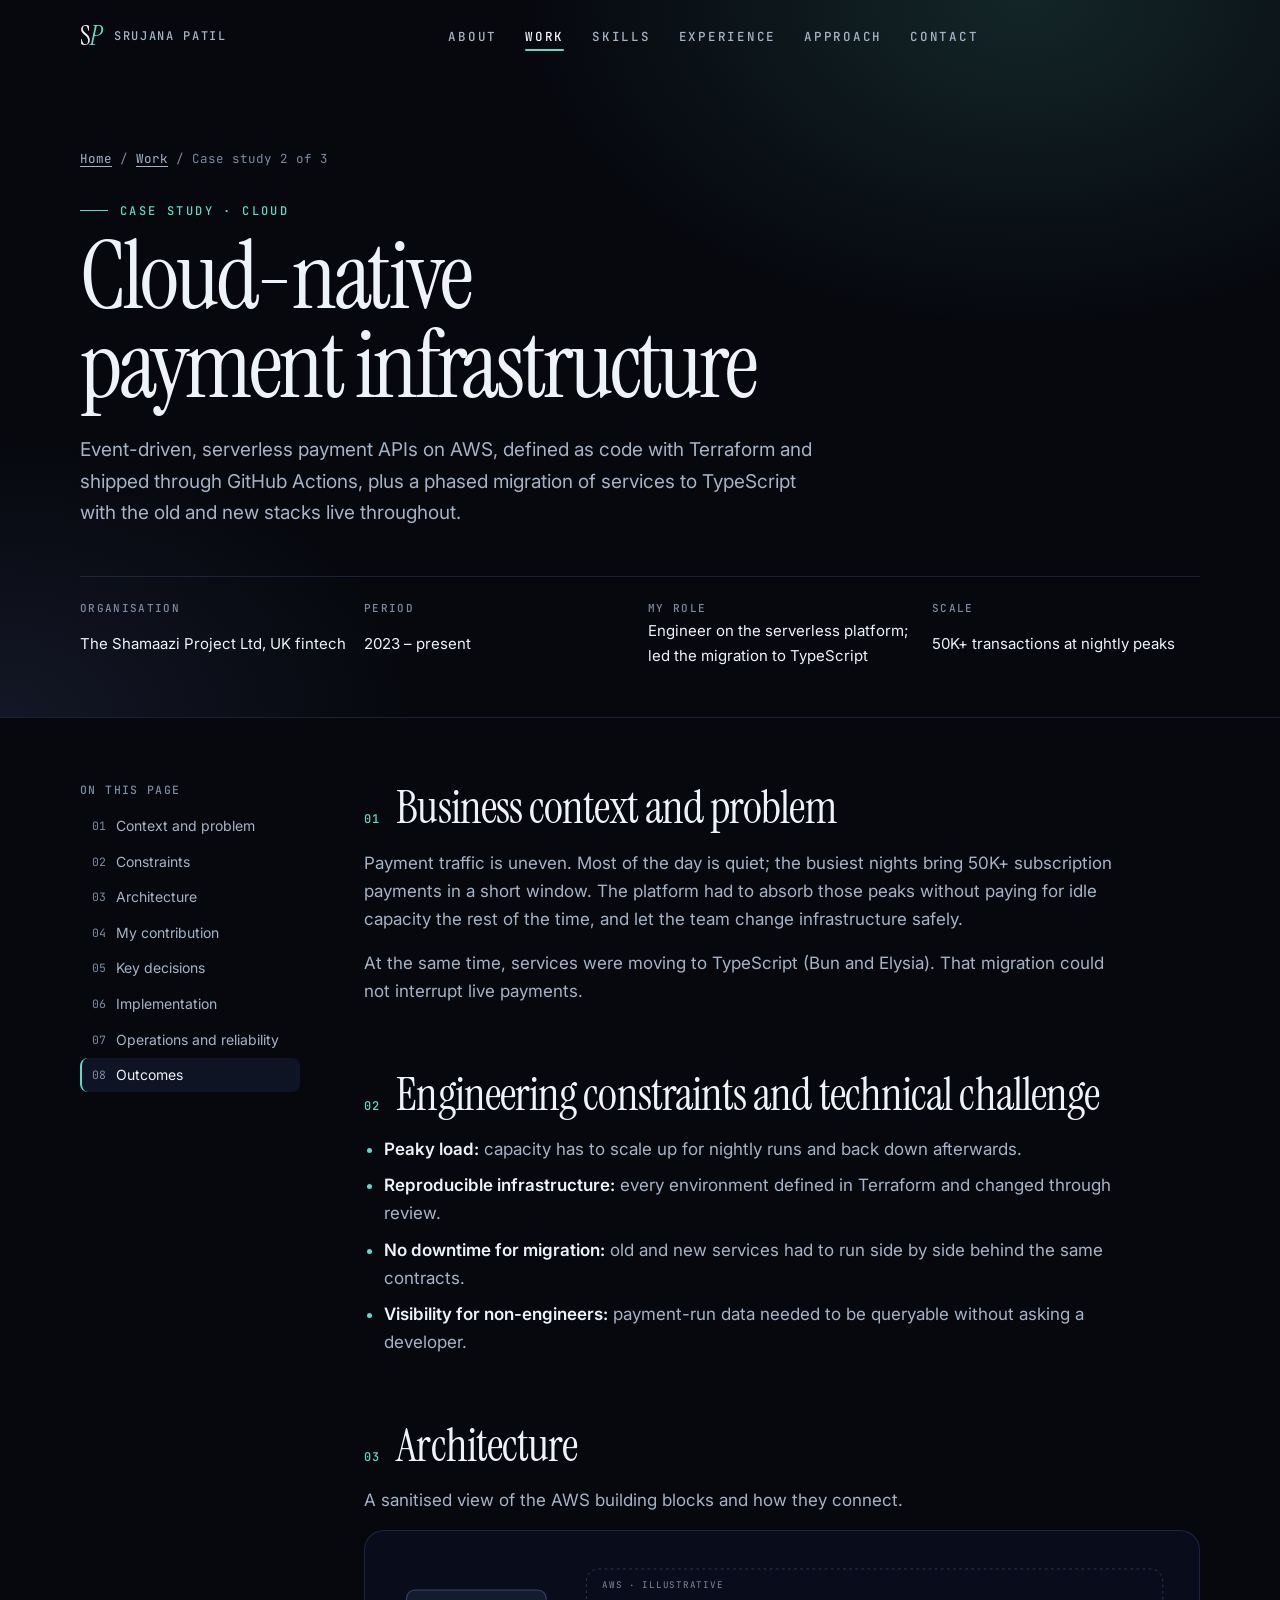
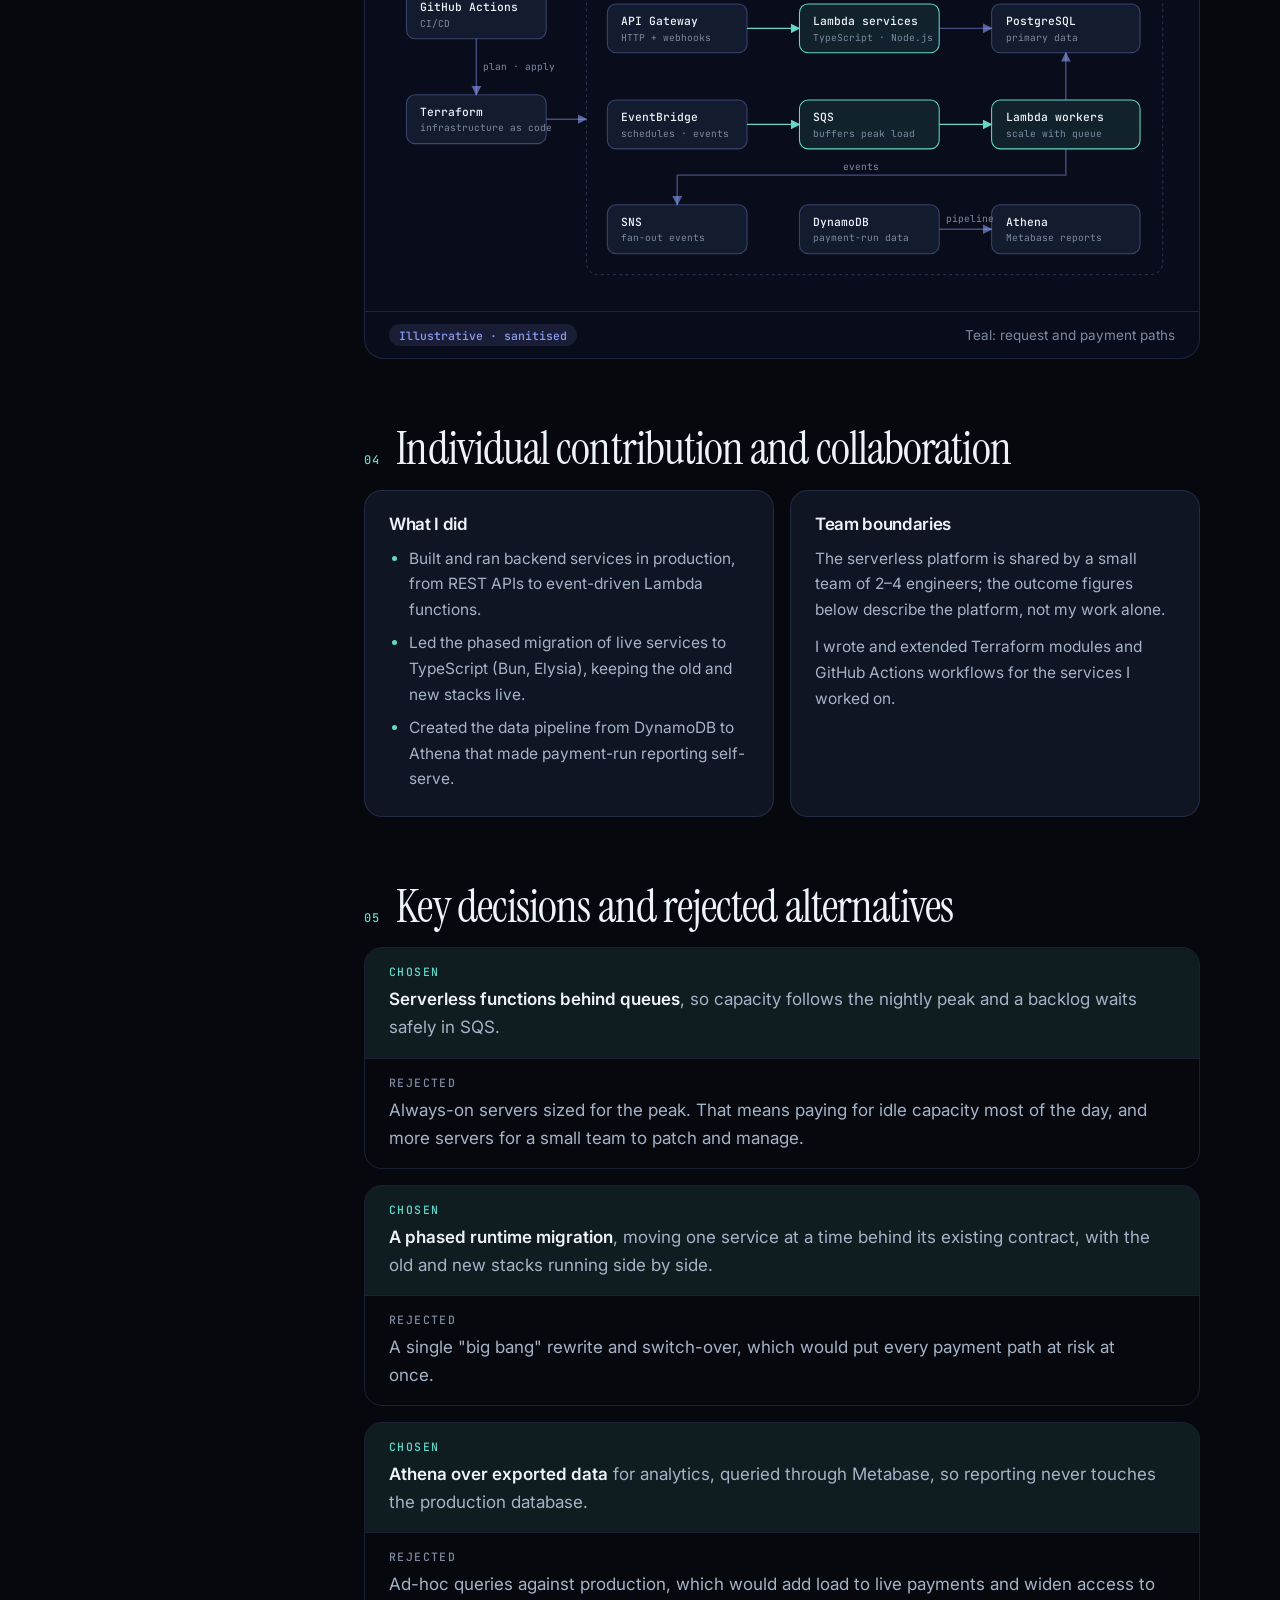
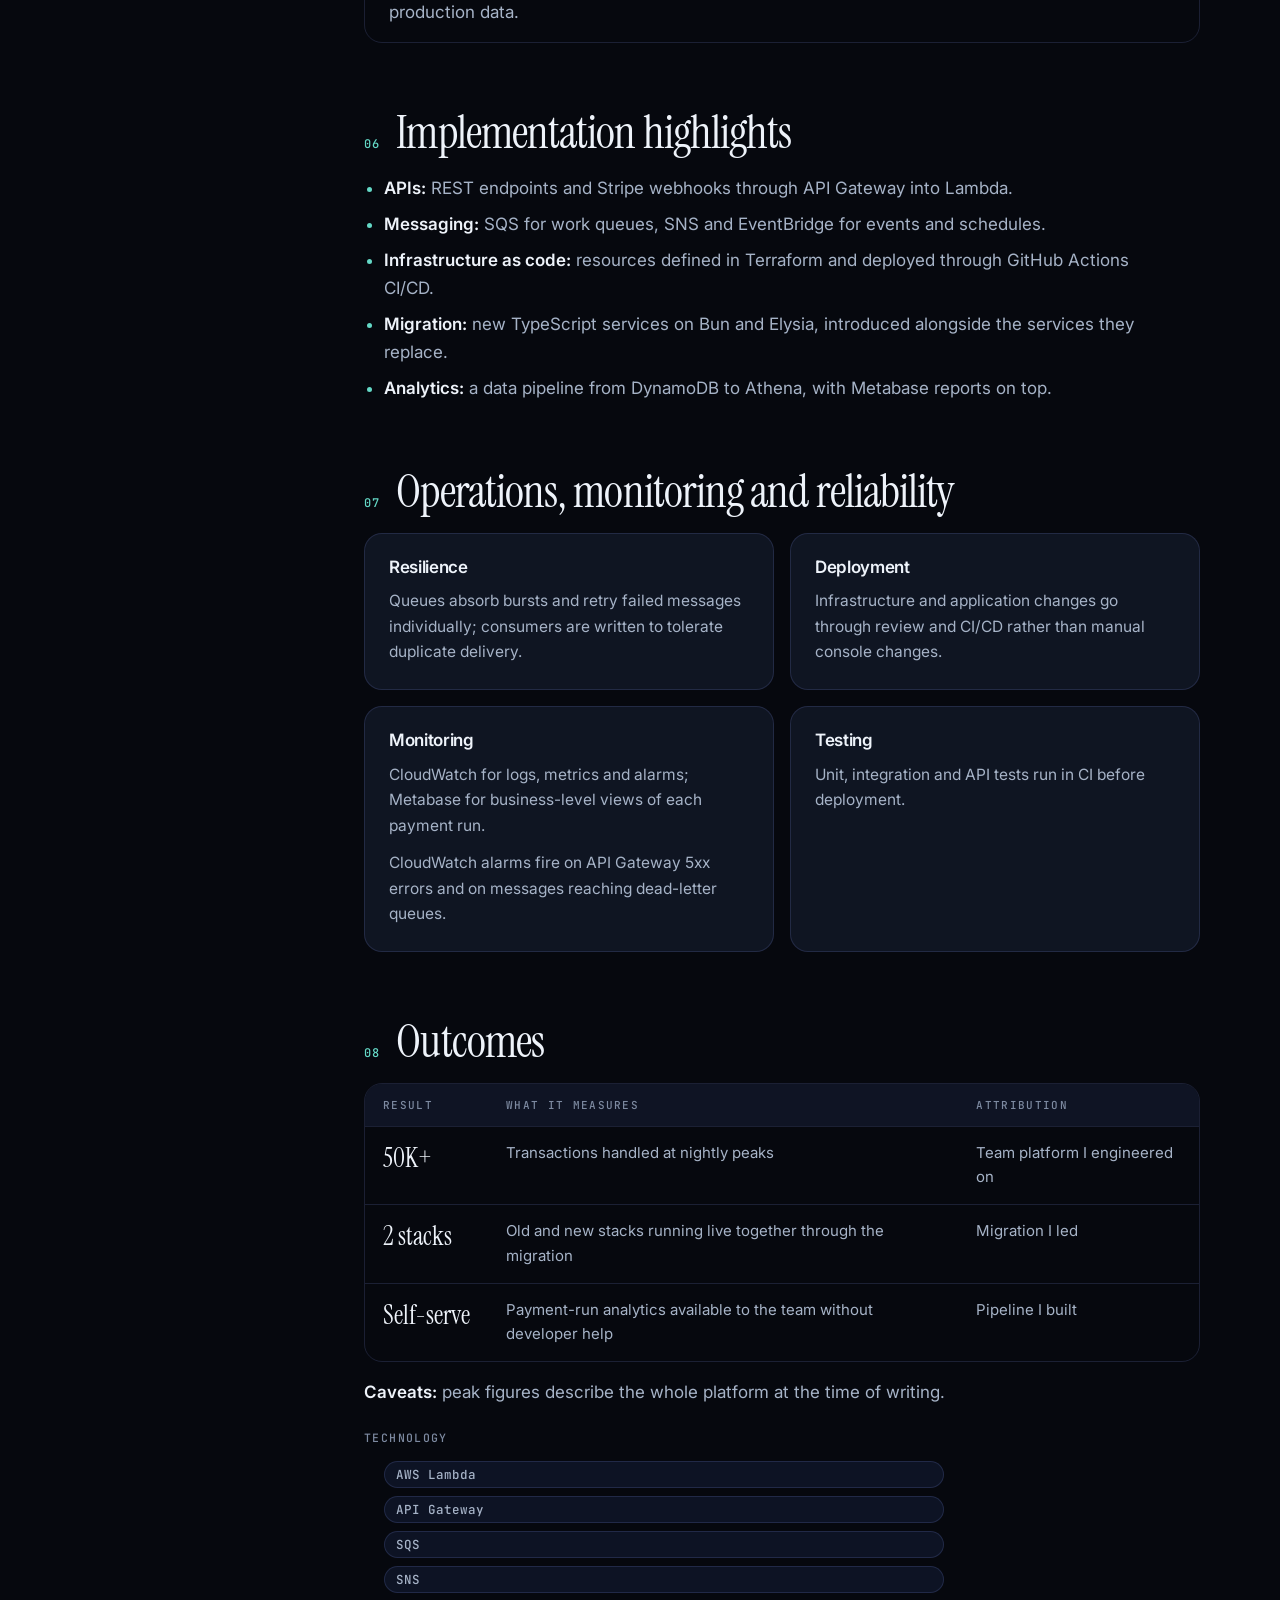
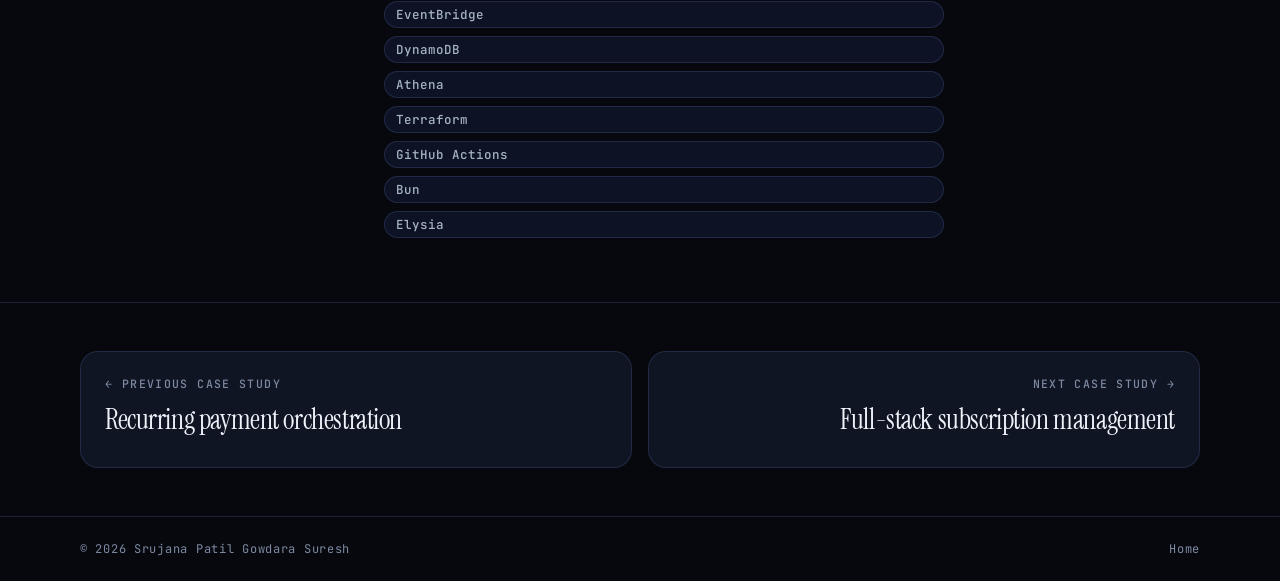
<file: work/cloud-infrastructure.html>
<!doctype html>
<html lang="en-GB">
<head>
<meta charset="utf-8">
<meta name="viewport" content="width=device-width, initial-scale=1, viewport-fit=cover">
<title>Cloud-Native Payment Infrastructure · Srujana Patil</title>
<meta name="description" content="Case study: event-driven serverless payment APIs on AWS (Lambda, API Gateway, SQS, SNS, EventBridge) provisioned with Terraform, sustaining 50K+ transactions at nightly peaks, plus a phased migration of live services to TypeScript.">
<link rel="canonical" href="https://srujanapatiil.github.io/work/cloud-infrastructure.html">
<meta property="og:type" content="article">
<meta property="og:title" content="Cloud-Native Payment Infrastructure · Srujana Patil">
<meta property="og:description" content="Serverless, event-driven payment APIs on AWS sustaining 50K+ transactions at nightly peaks.">
<meta property="og:image" content="https://srujanapatiil.github.io/assets/og-image.jpg">
<meta name="twitter:card" content="summary_large_image">
<meta name="theme-color" content="#06080E">
<link rel="icon" href="../assets/favicon.svg" type="image/svg+xml">
<link rel="preconnect" href="https://fonts.googleapis.com">
<link rel="preconnect" href="https://fonts.gstatic.com" crossorigin>
<link rel="stylesheet" href="https://fonts.googleapis.com/css2?family=Instrument+Serif:ital@0;1&family=Inter:wght@400;500;600&family=JetBrains+Mono:wght@400;500&display=swap">
<link rel="stylesheet" href="../assets/site.css">
<script>document.documentElement.classList.add('js')</script>
<script src="../assets/site.js" defer></script>
</head>
<body>
<a class="skip" href="#main">Skip to content</a>
<header class="site-header">
  <div class="wrap">
    <a class="brand" href="../"><span class="brand-mark" aria-hidden="true">S<i>P</i></span><span class="brand-name">Srujana Patil</span><span class="visually-hidden">Srujana Patil, home</span></a>
    <nav aria-label="Primary">
      <ul class="nav-list">
        <li><a href="../#about">About</a></li>
        <li><a href="../#work" aria-current="page">Work</a></li>
        <li><a href="../#skills">Skills</a></li>
        <li><a href="../#experience">Experience</a></li>
        <li><a href="../#approach">Approach</a></li>
        <li><a href="../#contact">Contact</a></li>
      </ul>
    </nav>
    <div class="nav-actions">
      <button class="icon-btn menu-btn" id="menu-toggle" type="button" aria-expanded="false" aria-controls="mobile-nav" aria-label="Open menu">
        <svg viewBox="0 0 24 24" fill="none" stroke="currentColor" stroke-width="2" stroke-linecap="round" aria-hidden="true"><path d="M4 7h16M4 12h16M4 17h16"/></svg>
      </button>
    </div>
  </div>
  <nav class="mobile-nav" id="mobile-nav" aria-label="Mobile" hidden>
    <div class="wrap"><ul><li><a href="../#about">About</a></li><li><a href="../#work">Work</a></li><li><a href="../#skills">Skills</a></li><li><a href="../#experience">Experience</a></li><li><a href="../#approach">Approach</a></li><li><a href="../#contact">Contact</a></li></ul></div>
  </nav>
</header>

<main id="main">
  <header class="cs-hero">
    <div class="wrap">
      <nav class="crumbs" aria-label="Breadcrumb"><a href="../">Home</a><span aria-hidden="true">/</span><a href="../#work">Work</a><span aria-hidden="true">/</span><span aria-current="page">Case study 2 of 3</span></nav>
      <p class="kicker">Case study · Cloud</p>
      <h1>Cloud-native payment infrastructure</h1>
      <p class="summary">Event-driven, serverless payment APIs on AWS, defined as code with Terraform and shipped through GitHub Actions, plus a phased migration of services to TypeScript with the old and new stacks live throughout.</p>
      <dl class="cs-meta">
        <div><dt>Organisation</dt><dd>The Shamaazi Project Ltd, UK fintech</dd></div>
        <div><dt>Period</dt><dd>2023 – present</dd></div>
        <div><dt>My role</dt><dd>Engineer on the serverless platform; led the migration to TypeScript</dd></div>
        <div><dt>Scale</dt><dd>50K+ transactions at nightly peaks</dd></div>
      </dl>
    </div>
  </header>

  <div class="wrap cs-layout">
    <aside class="toc" aria-label="On this page">
      <p class="label">On this page</p>
      <ol>
        <li><a href="#context">Context and problem</a></li>
        <li><a href="#constraints">Constraints</a></li>
        <li><a href="#architecture">Architecture</a></li>
        <li><a href="#contribution">My contribution</a></li>
        <li><a href="#decisions">Key decisions</a></li>
        <li><a href="#implementation">Implementation</a></li>
        <li><a href="#quality">Operations and reliability</a></li>
        <li><a href="#outcomes">Outcomes</a></li>
      </ol>
    </aside>

    <div class="cs-body">
      <section class="cs-section" id="context">
        <h2><span class="n">01</span>Business context and problem</h2>
        <p>Payment traffic is uneven. Most of the day is quiet; the busiest nights bring 50K+ subscription payments in a short window. The platform had to absorb those peaks without paying for idle capacity the rest of the time, and let the team change infrastructure safely.</p>
        <p>At the same time, services were moving to TypeScript (Bun and Elysia). That migration could not interrupt live payments.</p>
      </section>

      <section class="cs-section" id="constraints">
        <h2><span class="n">02</span>Engineering constraints and technical challenge</h2>
        <ul>
          <li><strong>Peaky load:</strong> capacity has to scale up for nightly runs and back down afterwards.</li>
          <li><strong>Reproducible infrastructure:</strong> every environment defined in Terraform and changed through review.</li>
          <li><strong>No downtime for migration:</strong> old and new services had to run side by side behind the same contracts.</li>
          <li><strong>Visibility for non-engineers:</strong> payment-run data needed to be queryable without asking a developer.</li>
        </ul>
      </section>

      <section class="cs-section" id="architecture">
        <h2><span class="n">03</span>Architecture</h2>
        <p>A sanitised view of the AWS building blocks and how they connect.</p>
        <figure class="diagram">
          <div class="diagram-scroll" tabindex="0" role="region" aria-label="Architecture diagram, scrollable">
            <svg viewBox="0 0 900 380" role="img" aria-labelledby="d2-title d2-desc">
              <title id="d2-title">Serverless payment infrastructure on AWS, illustrative</title>
              <desc id="d2-desc">GitHub Actions runs Terraform, which provisions the AWS resources. Inside AWS, API Gateway routes requests to Lambda services that use PostgreSQL. An EventBridge schedule places work on an SQS queue, consumed by Lambda workers. Workers publish events through SNS. A data pipeline moves data from DynamoDB into Athena for Metabase reports.</desc>
              <defs>
                <marker id="a2" viewBox="0 0 10 10" refX="9" refY="5" markerWidth="7" markerHeight="7" orient="auto-start-reverse"><path class="d-arrow" d="M0 0 10 5 0 10z"/></marker>
                <marker id="a2h" viewBox="0 0 10 10" refX="9" refY="5" markerWidth="7" markerHeight="7" orient="auto-start-reverse"><path class="d-arrow hot" d="M0 0 10 5 0 10z"/></marker>
              </defs>
              <g class="d-node"><rect x="20" y="40" width="160" height="56" rx="10"/><text x="36" y="64">GitHub Actions</text><text class="sub" x="36" y="82">CI/CD</text></g>
              <g class="d-node"><rect x="20" y="160" width="160" height="56" rx="10"/><text x="36" y="184">Terraform</text><text class="sub" x="36" y="202">infrastructure as code</text></g>
              <path class="d-edge" d="M100 96V160" marker-end="url(#a2)"/><text class="d-label" x="108" y="132">plan · apply</text>
              <path class="d-edge" d="M180 188H226" marker-end="url(#a2)"/>

              <rect class="d-zone" x="226" y="16" width="660" height="350" rx="14"/>
              <text class="d-zone-label" x="244" y="38">AWS · ILLUSTRATIVE</text>

              <g class="d-node"><rect x="250" y="56" width="160" height="56" rx="10"/><text x="266" y="80">API Gateway</text><text class="sub" x="266" y="98">HTTP + webhooks</text></g>
              <g class="d-node key"><rect x="470" y="56" width="160" height="56" rx="10"/><text x="486" y="80">Lambda services</text><text class="sub" x="486" y="98">TypeScript · Node.js</text></g>
              <g class="d-node"><rect x="690" y="56" width="170" height="56" rx="10"/><text x="706" y="80">PostgreSQL</text><text class="sub" x="706" y="98">primary data</text></g>

              <g class="d-node"><rect x="250" y="166" width="160" height="56" rx="10"/><text x="266" y="190">EventBridge</text><text class="sub" x="266" y="208">schedules · events</text></g>
              <g class="d-node key"><rect x="470" y="166" width="160" height="56" rx="10"/><text x="486" y="190">SQS</text><text class="sub" x="486" y="208">buffers peak load</text></g>
              <g class="d-node key"><rect x="690" y="166" width="170" height="56" rx="10"/><text x="706" y="190">Lambda workers</text><text class="sub" x="706" y="208">scale with queue</text></g>

              <g class="d-node"><rect x="250" y="286" width="160" height="56" rx="10"/><text x="266" y="310">SNS</text><text class="sub" x="266" y="328">fan-out events</text></g>
              <g class="d-node"><rect x="470" y="286" width="160" height="56" rx="10"/><text x="486" y="310">DynamoDB</text><text class="sub" x="486" y="328">payment-run data</text></g>
              <g class="d-node"><rect x="690" y="286" width="170" height="56" rx="10"/><text x="706" y="310">Athena</text><text class="sub" x="706" y="328">Metabase reports</text></g>

              <path class="d-edge hot" d="M410 84H470" marker-end="url(#a2h)"/>
              <path class="d-edge" d="M630 84H690" marker-end="url(#a2)"/>
              <path class="d-edge hot" d="M410 194H470" marker-end="url(#a2h)"/>
              <path class="d-edge hot" d="M630 194H690" marker-end="url(#a2h)"/>
              <path class="d-edge" d="M775 166V112" marker-end="url(#a2)"/>
              <path class="d-edge" d="M775 222V252H330V286" marker-end="url(#a2)"/><text class="d-label" x="520" y="246">events</text>
              <path class="d-edge" d="M630 314H690" marker-end="url(#a2)"/><text class="d-label" x="638" y="306">pipeline</text>
            </svg>
          </div>
          <figcaption><span class="illustrative">Illustrative · sanitised</span><span>Teal: request and payment paths</span></figcaption>
        </figure>
      </section>

      <section class="cs-section" id="contribution">
        <h2><span class="n">04</span>Individual contribution and collaboration</h2>
        <div class="cols">
          <div class="panel">
            <h3>What I did</h3>
            <ul>
              <li>Built and ran backend services in production, from REST APIs to event-driven Lambda functions.</li>
              <li>Led the phased migration of live services to TypeScript (Bun, Elysia), keeping the old and new stacks live.</li>
              <li>Created the data pipeline from DynamoDB to Athena that made payment-run reporting self-serve.</li>
            </ul>
          </div>
          <div class="panel">
            <h3>Team boundaries</h3>
            <p>The serverless platform is shared by a small team of 2–4 engineers; the outcome figures below describe the platform, not my work alone.</p>
            <p>I wrote and extended Terraform modules and GitHub Actions workflows for the services I worked on.</p>
          </div>
        </div>
      </section>

      <section class="cs-section" id="decisions">
        <h2><span class="n">05</span>Key decisions and rejected alternatives</h2>
        <div class="decision">
          <div class="chosen"><span class="label ok">Chosen</span><p><strong>Serverless functions behind queues</strong>, so capacity follows the nightly peak and a backlog waits safely in SQS.</p></div>
          <div><span class="label no">Rejected</span><p>Always-on servers sized for the peak. That means paying for idle capacity most of the day, and more servers for a small team to patch and manage.</p></div>
        </div>
        <div class="decision">
          <div class="chosen"><span class="label ok">Chosen</span><p><strong>A phased runtime migration</strong>, moving one service at a time behind its existing contract, with the old and new stacks running side by side.</p></div>
          <div><span class="label no">Rejected</span><p>A single "big bang" rewrite and switch-over, which would put every payment path at risk at once.</p></div>
        </div>
        <div class="decision">
          <div class="chosen"><span class="label ok">Chosen</span><p><strong>Athena over exported data</strong> for analytics, queried through Metabase, so reporting never touches the production database.</p></div>
          <div><span class="label no">Rejected</span><p>Ad-hoc queries against production, which would add load to live payments and widen access to production data.</p></div>
        </div>
      </section>

      <section class="cs-section" id="implementation">
        <h2><span class="n">06</span>Implementation highlights</h2>
        <ul>
          <li><strong>APIs:</strong> REST endpoints and Stripe webhooks through API Gateway into Lambda.</li>
          <li><strong>Messaging:</strong> SQS for work queues, SNS and EventBridge for events and schedules.</li>
          <li><strong>Infrastructure as code:</strong> resources defined in Terraform and deployed through GitHub Actions CI/CD.</li>
          <li><strong>Migration:</strong> new TypeScript services on Bun and Elysia, introduced alongside the services they replace.</li>
          <li><strong>Analytics:</strong> a data pipeline from DynamoDB to Athena, with Metabase reports on top.</li>
        </ul>
      </section>

      <section class="cs-section" id="quality">
        <h2><span class="n">07</span>Operations, monitoring and reliability</h2>
        <div class="cols">
          <div class="panel"><h3>Resilience</h3><p>Queues absorb bursts and retry failed messages individually; consumers are written to tolerate duplicate delivery.</p></div>
          <div class="panel"><h3>Deployment</h3><p>Infrastructure and application changes go through review and CI/CD rather than manual console changes.</p></div>
          <div class="panel"><h3>Monitoring</h3><p>CloudWatch for logs, metrics and alarms; Metabase for business-level views of each payment run.</p><p>CloudWatch alarms fire on API Gateway 5xx errors and on messages reaching dead-letter queues.</p></div>
          <div class="panel"><h3>Testing</h3><p>Unit, integration and API tests run in CI before deployment.</p></div>
        </div>
      </section>

      <section class="cs-section" id="outcomes">
        <h2><span class="n">08</span>Outcomes</h2>
        <div class="table-scroll" tabindex="0" role="region" aria-label="Outcomes table, scrollable">
          <table class="outcomes">
            <thead><tr><th scope="col">Result</th><th scope="col">What it measures</th><th scope="col">Attribution</th></tr></thead>
            <tbody>
              <tr><td>50K+</td><td>Transactions handled at nightly peaks</td><td>Team platform I engineered on</td></tr>
              <tr><td>2 stacks</td><td>Old and new stacks running live together through the migration</td><td>Migration I led</td></tr>
              <tr><td>Self-serve</td><td>Payment-run analytics available to the team without developer help</td><td>Pipeline I built</td></tr>
            </tbody>
          </table>
        </div>
        <p><strong>Caveats:</strong> peak figures describe the whole platform at the time of writing.</p>
        <h3 class="label" style="margin-top: 8px">Technology</h3>
        <ul class="chip-list"><li class="chip">AWS Lambda</li><li class="chip">API Gateway</li><li class="chip">SQS</li><li class="chip">SNS</li><li class="chip">EventBridge</li><li class="chip">DynamoDB</li><li class="chip">Athena</li><li class="chip">Terraform</li><li class="chip">GitHub Actions</li><li class="chip">Bun</li><li class="chip">Elysia</li></ul>
      </section>
    </div>
  </div>

  <nav class="cs-next" aria-label="More case studies">
    <div class="wrap">
      <a class="next-card" href="recurring-payments.html"><span class="label">← Previous case study</span><b>Recurring payment orchestration</b></a>
      <a class="next-card right" href="subscription-management.html"><span class="label">Next case study →</span><b>Full-stack subscription management</b></a>
    </div>
  </nav>
</main>

<footer class="site-footer"><div class="wrap"><span>© 2026 Srujana Patil Gowdara Suresh</span><a href="../">Home</a></div></footer>
</body>
</html>
</file>
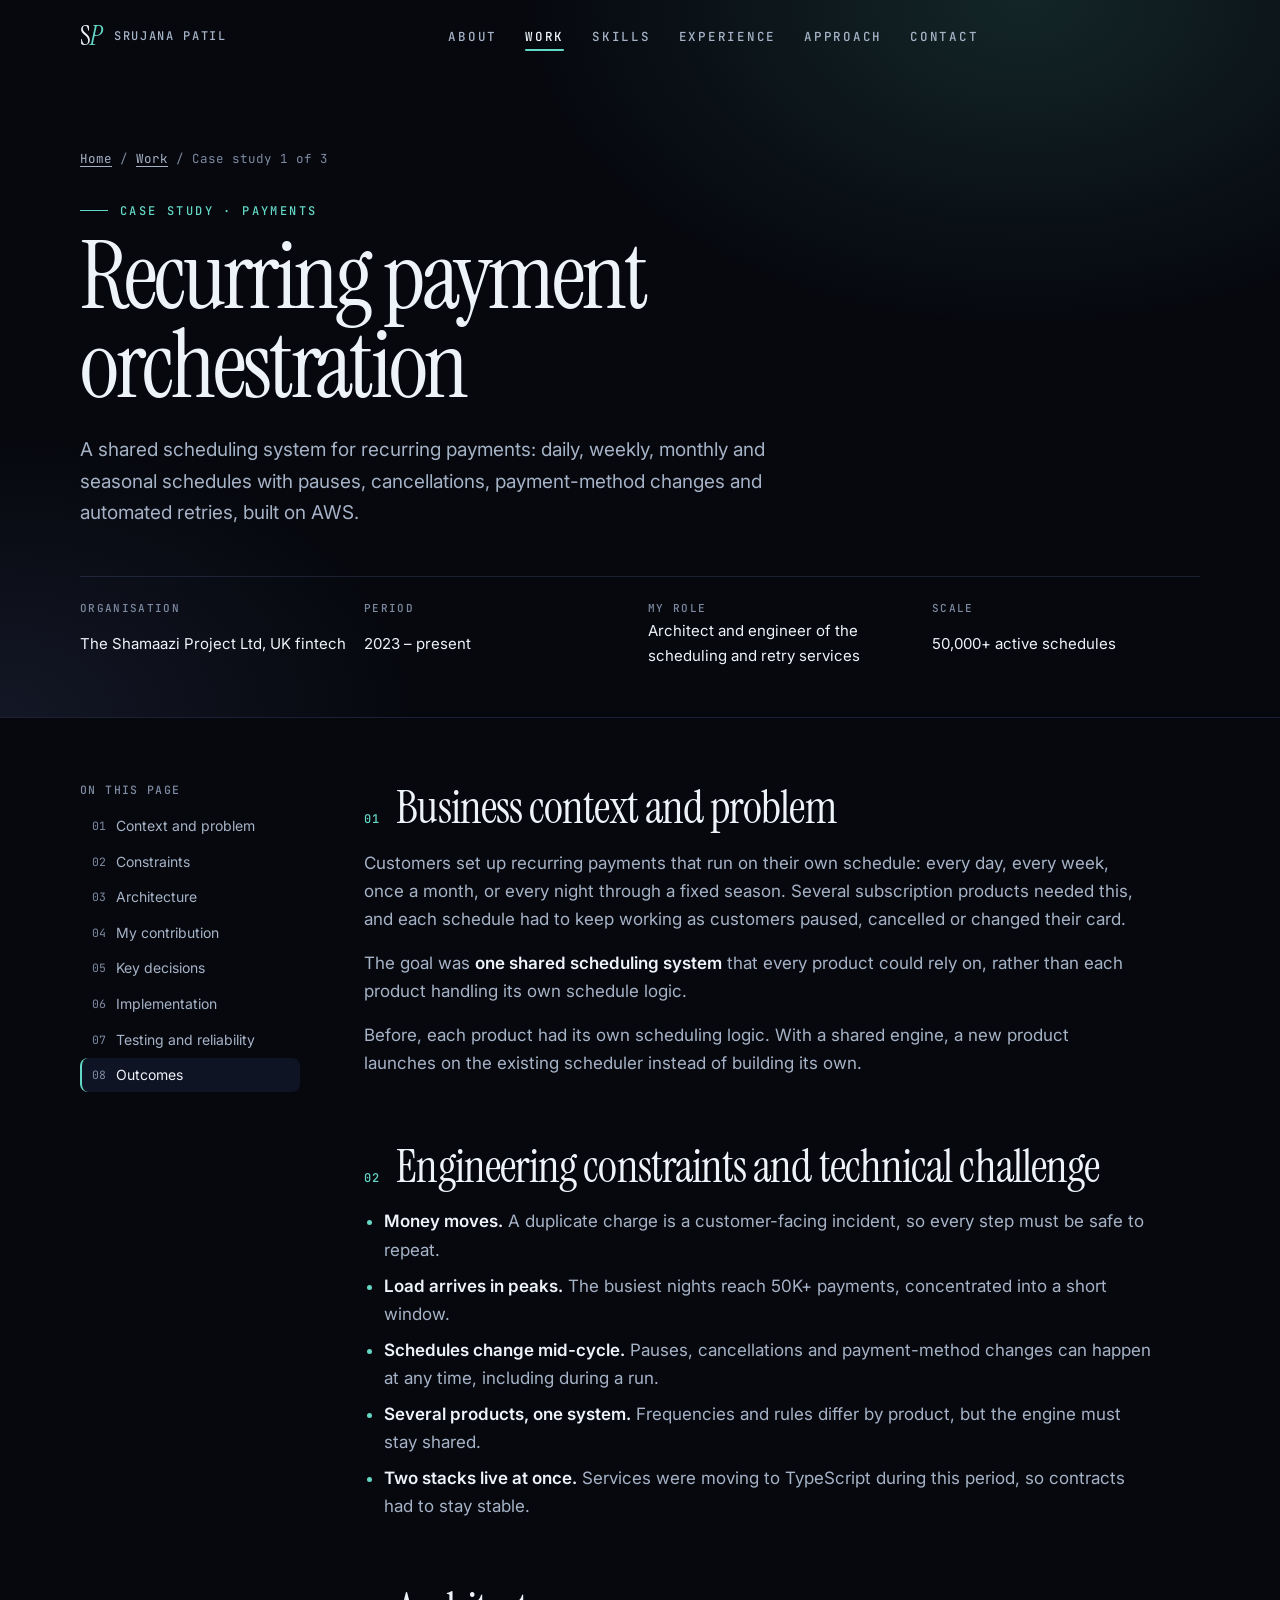
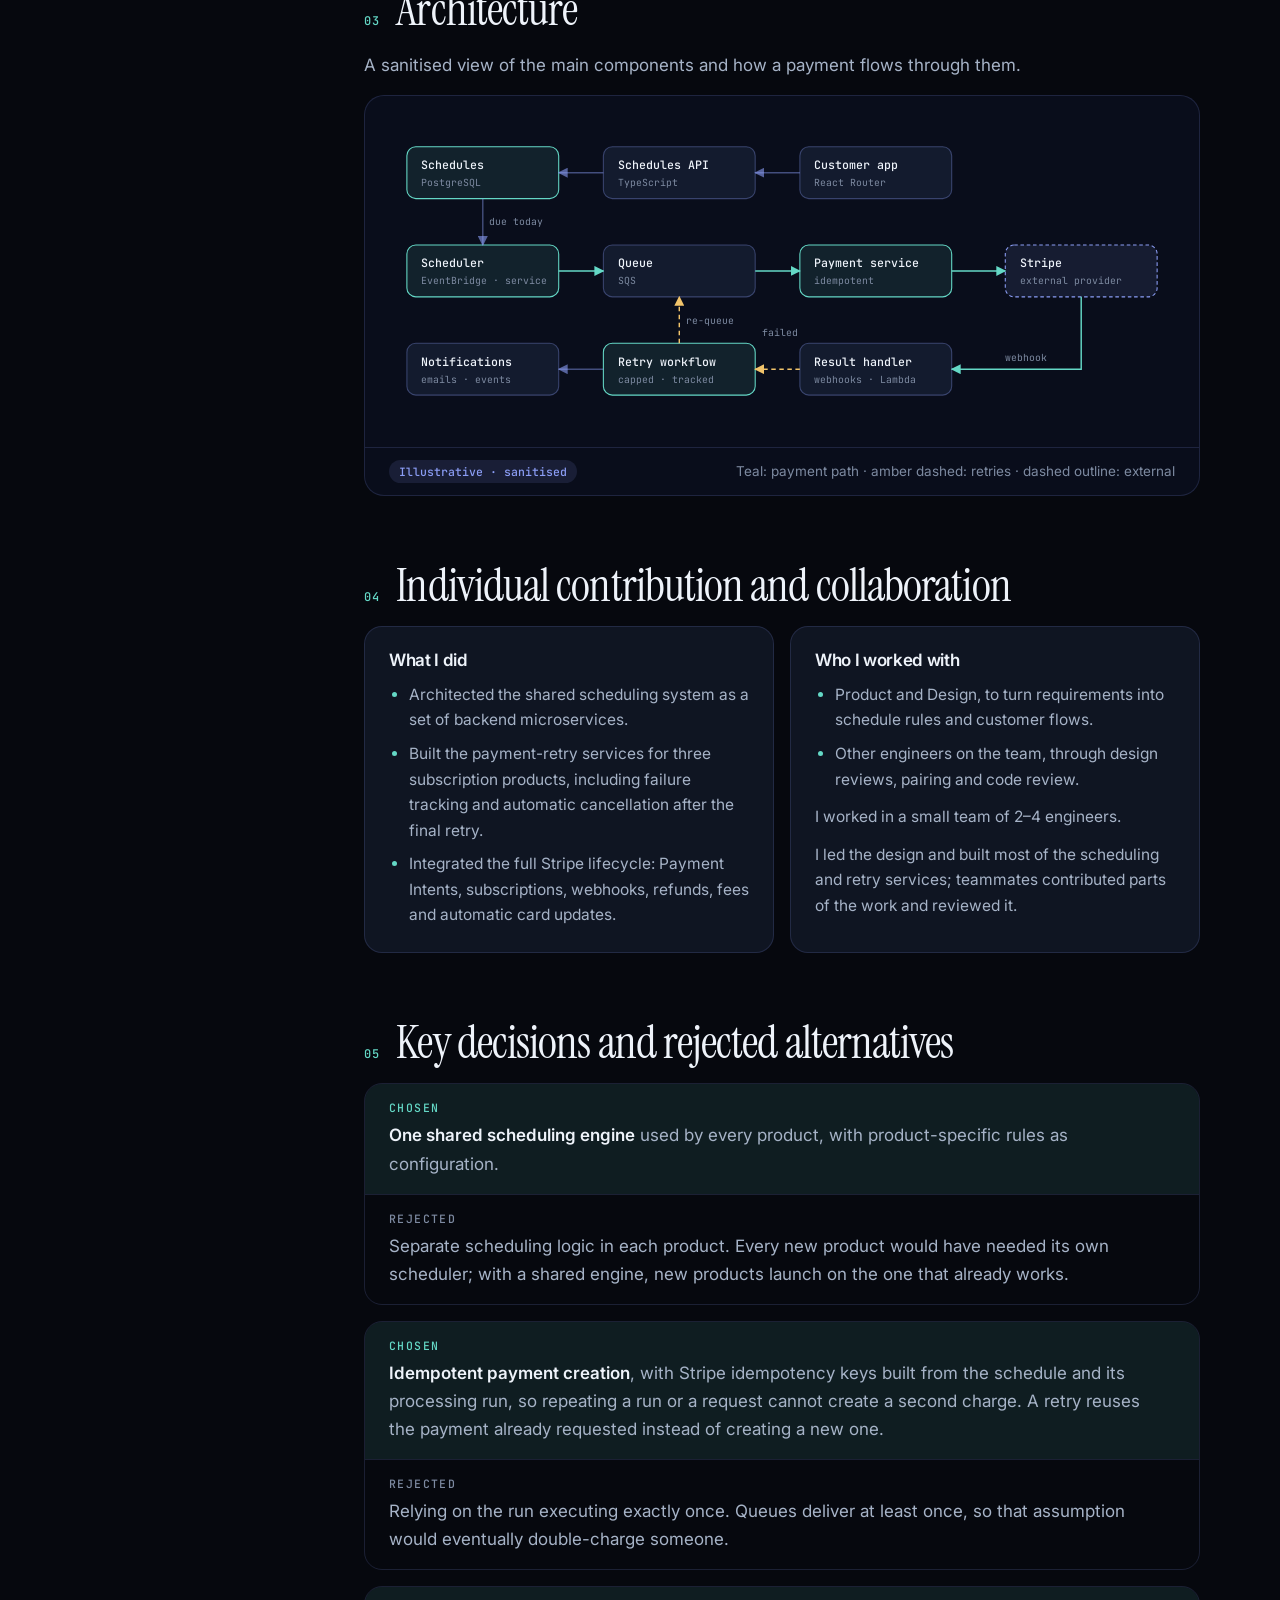
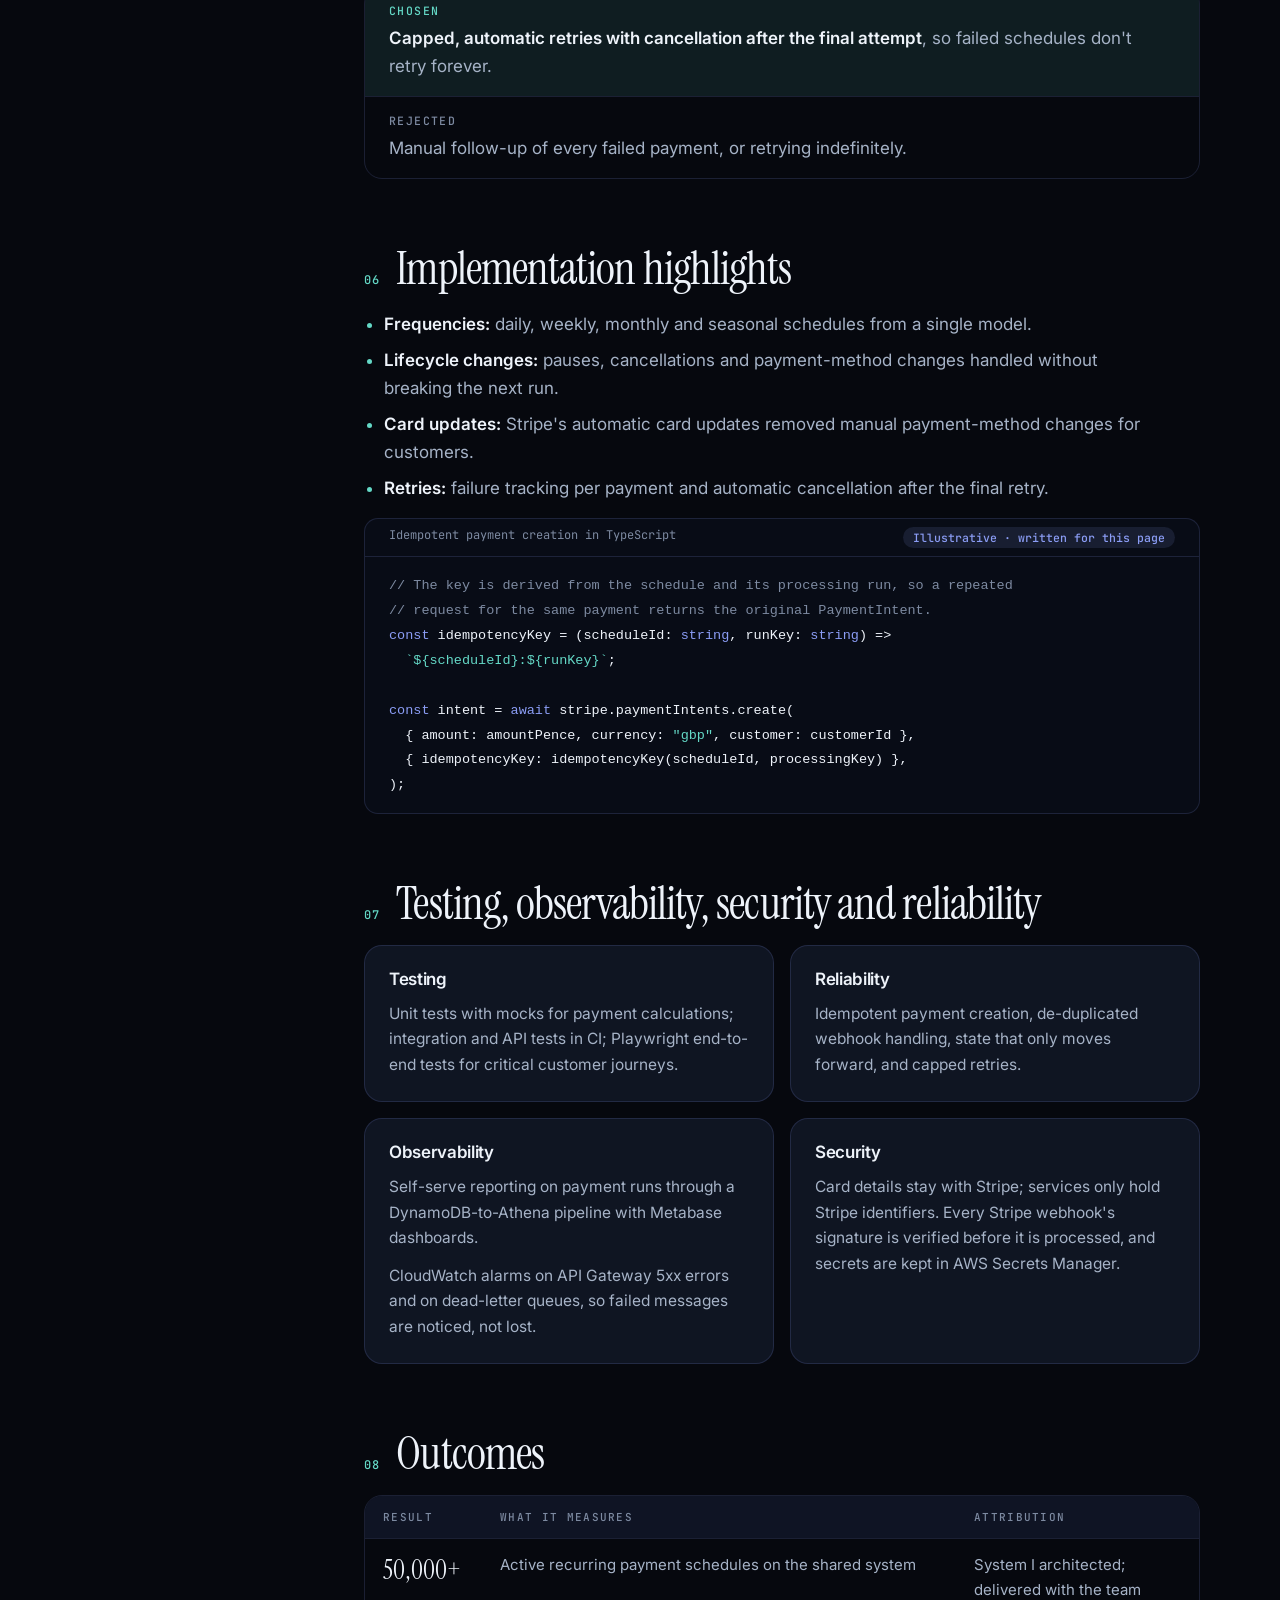
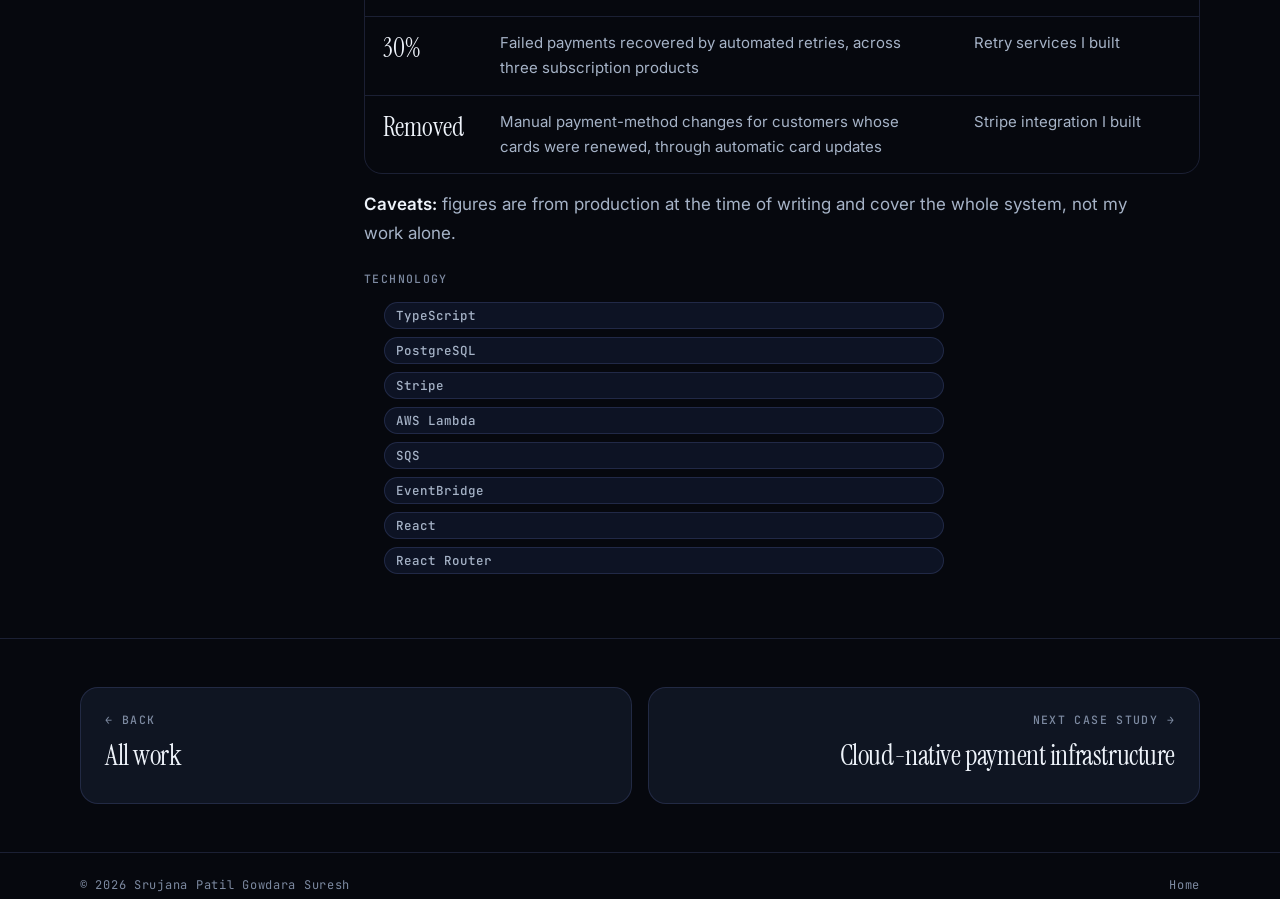
<file: work/recurring-payments.html>
<!doctype html>
<html lang="en-GB">
<head>
<meta charset="utf-8">
<meta name="viewport" content="width=device-width, initial-scale=1, viewport-fit=cover">
<title>Recurring Payment Orchestration · Srujana Patil</title>
<meta name="description" content="Case study: a shared recurring-payment scheduling system running 50,000+ schedules, with idempotent payment creation and automated retries that recovered 30% of failed payments.">
<link rel="canonical" href="https://srujanapatiil.github.io/work/recurring-payments.html">
<meta property="og:type" content="article">
<meta property="og:title" content="Recurring Payment Orchestration · Srujana Patil">
<meta property="og:description" content="Shared scheduling, idempotent payments and automated retries for 50,000+ recurring payment schedules.">
<meta property="og:image" content="https://srujanapatiil.github.io/assets/og-image.jpg">
<meta name="twitter:card" content="summary_large_image">
<meta name="theme-color" content="#06080E">
<link rel="icon" href="../assets/favicon.svg" type="image/svg+xml">
<link rel="preconnect" href="https://fonts.googleapis.com">
<link rel="preconnect" href="https://fonts.gstatic.com" crossorigin>
<link rel="stylesheet" href="https://fonts.googleapis.com/css2?family=Instrument+Serif:ital@0;1&family=Inter:wght@400;500;600&family=JetBrains+Mono:wght@400;500&display=swap">
<link rel="stylesheet" href="../assets/site.css">
<script>document.documentElement.classList.add('js')</script>
<script src="../assets/site.js" defer></script>
</head>
<body>
<a class="skip" href="#main">Skip to content</a>
<header class="site-header">
  <div class="wrap">
    <a class="brand" href="../"><span class="brand-mark" aria-hidden="true">S<i>P</i></span><span class="brand-name">Srujana Patil</span><span class="visually-hidden">Srujana Patil, home</span></a>
    <nav aria-label="Primary">
      <ul class="nav-list">
        <li><a href="../#about">About</a></li>
        <li><a href="../#work" aria-current="page">Work</a></li>
        <li><a href="../#skills">Skills</a></li>
        <li><a href="../#experience">Experience</a></li>
        <li><a href="../#approach">Approach</a></li>
        <li><a href="../#contact">Contact</a></li>
      </ul>
    </nav>
    <div class="nav-actions">
      <button class="icon-btn menu-btn" id="menu-toggle" type="button" aria-expanded="false" aria-controls="mobile-nav" aria-label="Open menu">
        <svg viewBox="0 0 24 24" fill="none" stroke="currentColor" stroke-width="2" stroke-linecap="round" aria-hidden="true"><path d="M4 7h16M4 12h16M4 17h16"/></svg>
      </button>
    </div>
  </div>
  <nav class="mobile-nav" id="mobile-nav" aria-label="Mobile" hidden>
    <div class="wrap"><ul><li><a href="../#about">About</a></li><li><a href="../#work">Work</a></li><li><a href="../#skills">Skills</a></li><li><a href="../#experience">Experience</a></li><li><a href="../#approach">Approach</a></li><li><a href="../#contact">Contact</a></li></ul></div>
  </nav>
</header>

<main id="main">
  <header class="cs-hero">
    <div class="wrap">
      <nav class="crumbs" aria-label="Breadcrumb"><a href="../">Home</a><span aria-hidden="true">/</span><a href="../#work">Work</a><span aria-hidden="true">/</span><span aria-current="page">Case study 1 of 3</span></nav>
      <p class="kicker">Case study · Payments</p>
      <h1>Recurring payment orchestration</h1>
      <p class="summary">A shared scheduling system for recurring payments: daily, weekly, monthly and seasonal schedules with pauses, cancellations, payment-method changes and automated retries, built on AWS.</p>
      <dl class="cs-meta">
        <div><dt>Organisation</dt><dd>The Shamaazi Project Ltd, UK fintech</dd></div>
        <div><dt>Period</dt><dd>2023 – present</dd></div>
        <div><dt>My role</dt><dd>Architect and engineer of the scheduling and retry services</dd></div>
        <div><dt>Scale</dt><dd>50,000+ active schedules</dd></div>
      </dl>
    </div>
  </header>

  <div class="wrap cs-layout">
    <aside class="toc" aria-label="On this page">
      <p class="label">On this page</p>
      <ol>
        <li><a href="#context">Context and problem</a></li>
        <li><a href="#constraints">Constraints</a></li>
        <li><a href="#architecture">Architecture</a></li>
        <li><a href="#contribution">My contribution</a></li>
        <li><a href="#decisions">Key decisions</a></li>
        <li><a href="#implementation">Implementation</a></li>
        <li><a href="#quality">Testing and reliability</a></li>
        <li><a href="#outcomes">Outcomes</a></li>
      </ol>
    </aside>

    <div class="cs-body">
      <section class="cs-section" id="context">
        <h2><span class="n">01</span>Business context and problem</h2>
        <p>Customers set up recurring payments that run on their own schedule: every day, every week, once a month, or every night through a fixed season. Several subscription products needed this, and each schedule had to keep working as customers paused, cancelled or changed their card.</p>
        <p>The goal was <strong>one shared scheduling system</strong> that every product could rely on, rather than each product handling its own schedule logic.</p>
        <p>Before, each product had its own scheduling logic. With a shared engine, a new product launches on the existing scheduler instead of building its own.</p>
      </section>

      <section class="cs-section" id="constraints">
        <h2><span class="n">02</span>Engineering constraints and technical challenge</h2>
        <ul>
          <li><strong>Money moves.</strong> A duplicate charge is a customer-facing incident, so every step must be safe to repeat.</li>
          <li><strong>Load arrives in peaks.</strong> The busiest nights reach 50K+ payments, concentrated into a short window.</li>
          <li><strong>Schedules change mid-cycle.</strong> Pauses, cancellations and payment-method changes can happen at any time, including during a run.</li>
          <li><strong>Several products, one system.</strong> Frequencies and rules differ by product, but the engine must stay shared.</li>
          <li><strong>Two stacks live at once.</strong> Services were moving to TypeScript during this period, so contracts had to stay stable.</li>
        </ul>
      </section>

      <section class="cs-section" id="architecture">
        <h2><span class="n">03</span>Architecture</h2>
        <p>A sanitised view of the main components and how a payment flows through them.</p>
        <figure class="diagram">
          <div class="diagram-scroll" tabindex="0" role="region" aria-label="Architecture diagram, scrollable">
            <svg viewBox="0 0 880 340" role="img" aria-labelledby="d1-title d1-desc">
              <title id="d1-title">Recurring payment architecture, illustrative</title>
              <desc id="d1-desc">The customer app calls the schedules API, which stores schedules in PostgreSQL. A scheduler reads due schedules and places each payment on a queue. A payment service takes payments from the queue and creates them with Stripe. Stripe sends webhook events to a result handler. Failed payments go to a retry workflow, which re-queues eligible payments and sends customer notifications.</desc>
              <defs>
                <marker id="a1" viewBox="0 0 10 10" refX="9" refY="5" markerWidth="7" markerHeight="7" orient="auto-start-reverse"><path class="d-arrow" d="M0 0 10 5 0 10z"/></marker>
                <marker id="a1h" viewBox="0 0 10 10" refX="9" refY="5" markerWidth="7" markerHeight="7" orient="auto-start-reverse"><path class="d-arrow hot" d="M0 0 10 5 0 10z"/></marker>
                <marker id="a1r" viewBox="0 0 10 10" refX="9" refY="5" markerWidth="7" markerHeight="7" orient="auto-start-reverse"><path class="d-arrow retry" d="M0 0 10 5 0 10z"/></marker>
              </defs>
              <g class="d-node key"><rect x="20" y="30" width="170" height="58" rx="10"/><text x="36" y="55">Schedules</text><text class="sub" x="36" y="74">PostgreSQL</text></g>
              <g class="d-node"><rect x="240" y="30" width="170" height="58" rx="10"/><text x="256" y="55">Schedules API</text><text class="sub" x="256" y="74">TypeScript</text></g>
              <g class="d-node"><rect x="460" y="30" width="170" height="58" rx="10"/><text x="476" y="55">Customer app</text><text class="sub" x="476" y="74">React Router</text></g>

              <g class="d-node key"><rect x="20" y="140" width="170" height="58" rx="10"/><text x="36" y="165">Scheduler</text><text class="sub" x="36" y="184">EventBridge · service</text></g>
              <g class="d-node"><rect x="240" y="140" width="170" height="58" rx="10"/><text x="256" y="165">Queue</text><text class="sub" x="256" y="184">SQS</text></g>
              <g class="d-node key"><rect x="460" y="140" width="170" height="58" rx="10"/><text x="476" y="165">Payment service</text><text class="sub" x="476" y="184">idempotent</text></g>
              <g class="d-node ext"><rect x="690" y="140" width="170" height="58" rx="10"/><text x="706" y="165">Stripe</text><text class="sub" x="706" y="184">external provider</text></g>

              <g class="d-node"><rect x="20" y="250" width="170" height="58" rx="10"/><text x="36" y="275">Notifications</text><text class="sub" x="36" y="294">emails · events</text></g>
              <g class="d-node key"><rect x="240" y="250" width="170" height="58" rx="10"/><text x="256" y="275">Retry workflow</text><text class="sub" x="256" y="294">capped · tracked</text></g>
              <g class="d-node"><rect x="460" y="250" width="170" height="58" rx="10"/><text x="476" y="275">Result handler</text><text class="sub" x="476" y="294">webhooks · Lambda</text></g>

              <path class="d-edge" d="M460 59H410" marker-end="url(#a1)"/>
              <path class="d-edge" d="M240 59H190" marker-end="url(#a1)"/>
              <path class="d-edge" d="M105 88V140" marker-end="url(#a1)"/><text class="d-label" x="112" y="118">due today</text>
              <path class="d-edge hot" d="M190 169H240" marker-end="url(#a1h)"/>
              <path class="d-edge hot" d="M410 169H460" marker-end="url(#a1h)"/>
              <path class="d-edge hot" d="M630 169H690" marker-end="url(#a1h)"/>
              <path class="d-edge hot" d="M775 198V279H630" marker-end="url(#a1h)"/><text class="d-label" x="690" y="270">webhook</text>
              <path class="d-edge retry" d="M460 279H410" marker-end="url(#a1r)"/><text class="d-label" x="418" y="242">failed</text>
              <path class="d-edge retry" d="M325 250V198" marker-end="url(#a1r)"/><text class="d-label" x="332" y="228">re-queue</text>
              <path class="d-edge" d="M240 279H190" marker-end="url(#a1)"/>
            </svg>
          </div>
          <figcaption><span class="illustrative">Illustrative · sanitised</span><span>Teal: payment path · amber dashed: retries · dashed outline: external</span></figcaption>
        </figure>
      </section>

      <section class="cs-section" id="contribution">
        <h2><span class="n">04</span>Individual contribution and collaboration</h2>
        <div class="cols">
          <div class="panel">
            <h3>What I did</h3>
            <ul>
              <li>Architected the shared scheduling system as a set of backend microservices.</li>
              <li>Built the payment-retry services for three subscription products, including failure tracking and automatic cancellation after the final retry.</li>
              <li>Integrated the full Stripe lifecycle: Payment Intents, subscriptions, webhooks, refunds, fees and automatic card updates.</li>
            </ul>
          </div>
          <div class="panel">
            <h3>Who I worked with</h3>
            <ul>
              <li>Product and Design, to turn requirements into schedule rules and customer flows.</li>
              <li>Other engineers on the team, through design reviews, pairing and code review.</li>
            </ul>
            <p>I worked in a small team of 2–4 engineers.</p>
            <p>I led the design and built most of the scheduling and retry services; teammates contributed parts of the work and reviewed it.</p>
          </div>
        </div>
      </section>

      <section class="cs-section" id="decisions">
        <h2><span class="n">05</span>Key decisions and rejected alternatives</h2>
        <div class="decision">
          <div class="chosen"><span class="label ok">Chosen</span><p><strong>One shared scheduling engine</strong> used by every product, with product-specific rules as configuration.</p></div>
          <div><span class="label no">Rejected</span><p>Separate scheduling logic in each product. Every new product would have needed its own scheduler; with a shared engine, new products launch on the one that already works.</p></div>
        </div>
        <div class="decision">
          <div class="chosen"><span class="label ok">Chosen</span><p><strong>Idempotent payment creation</strong>, with Stripe idempotency keys built from the schedule and its processing run, so repeating a run or a request cannot create a second charge. A retry reuses the payment already requested instead of creating a new one.</p></div>
          <div><span class="label no">Rejected</span><p>Relying on the run executing exactly once. Queues deliver at least once, so that assumption would eventually double-charge someone.</p></div>
        </div>
        <div class="decision">
          <div class="chosen"><span class="label ok">Chosen</span><p><strong>Capped, automatic retries with cancellation after the final attempt</strong>, so failed schedules don't retry forever.</p></div>
          <div><span class="label no">Rejected</span><p>Manual follow-up of every failed payment, or retrying indefinitely.</p></div>
        </div>
      </section>

      <section class="cs-section" id="implementation">
        <h2><span class="n">06</span>Implementation highlights</h2>
        <ul>
          <li><strong>Frequencies:</strong> daily, weekly, monthly and seasonal schedules from a single model.</li>
          <li><strong>Lifecycle changes:</strong> pauses, cancellations and payment-method changes handled without breaking the next run.</li>
          <li><strong>Card updates:</strong> Stripe's automatic card updates removed manual payment-method changes for customers.</li>
          <li><strong>Retries:</strong> failure tracking per payment and automatic cancellation after the final retry.</li>
        </ul>
        <figure class="code">
          <figcaption><span>Idempotent payment creation in TypeScript</span><span class="illustrative">Illustrative · written for this page</span></figcaption>
<pre tabindex="0" aria-label="Code example"><code><span class="c">// The key is derived from the schedule and its processing run, so a repeated
// request for the same payment returns the original PaymentIntent.</span>
<span class="k">const</span> idempotencyKey = (scheduleId: <span class="k">string</span>, runKey: <span class="k">string</span>) =&gt;
  <span class="s">`${scheduleId}:${runKey}`</span>;

<span class="k">const</span> intent = <span class="k">await</span> stripe.paymentIntents.create(
  { amount: amountPence, currency: <span class="s">"gbp"</span>, customer: customerId },
  { idempotencyKey: idempotencyKey(scheduleId, processingKey) },
);</code></pre>
        </figure>
      </section>

      <section class="cs-section" id="quality">
        <h2><span class="n">07</span>Testing, observability, security and reliability</h2>
        <div class="cols">
          <div class="panel"><h3>Testing</h3><p>Unit tests with mocks for payment calculations; integration and API tests in CI; Playwright end-to-end tests for critical customer journeys.</p></div>
          <div class="panel"><h3>Reliability</h3><p>Idempotent payment creation, de-duplicated webhook handling, state that only moves forward, and capped retries.</p></div>
          <div class="panel"><h3>Observability</h3><p>Self-serve reporting on payment runs through a DynamoDB-to-Athena pipeline with Metabase dashboards.</p><p>CloudWatch alarms on API Gateway 5xx errors and on dead-letter queues, so failed messages are noticed, not lost.</p></div>
          <div class="panel"><h3>Security</h3><p>Card details stay with Stripe; services only hold Stripe identifiers. Every Stripe webhook's signature is verified before it is processed, and secrets are kept in AWS Secrets Manager.</p></div>
        </div>
      </section>

      <section class="cs-section" id="outcomes">
        <h2><span class="n">08</span>Outcomes</h2>
        <div class="table-scroll" tabindex="0" role="region" aria-label="Outcomes table, scrollable">
          <table class="outcomes">
            <thead><tr><th scope="col">Result</th><th scope="col">What it measures</th><th scope="col">Attribution</th></tr></thead>
            <tbody>
              <tr><td>50,000+</td><td>Active recurring payment schedules on the shared system</td><td>System I architected; delivered with the team</td></tr>
              <tr><td>30%</td><td>Failed payments recovered by automated retries, across three subscription products</td><td>Retry services I built</td></tr>
              <tr><td>Removed</td><td>Manual payment-method changes for customers whose cards were renewed, through automatic card updates</td><td>Stripe integration I built</td></tr>
            </tbody>
          </table>
        </div>
        <p><strong>Caveats:</strong> figures are from production at the time of writing and cover the whole system, not my work alone.</p>
        <h3 class="label" style="margin-top: 8px">Technology</h3>
        <ul class="chip-list"><li class="chip">TypeScript</li><li class="chip">PostgreSQL</li><li class="chip">Stripe</li><li class="chip">AWS Lambda</li><li class="chip">SQS</li><li class="chip">EventBridge</li><li class="chip">React</li><li class="chip">React Router</li></ul>
      </section>
    </div>
  </div>

  <nav class="cs-next" aria-label="More case studies">
    <div class="wrap">
      <a class="next-card" href="../#work"><span class="label">← Back</span><b>All work</b></a>
      <a class="next-card right" href="cloud-infrastructure.html"><span class="label">Next case study →</span><b>Cloud-native payment infrastructure</b></a>
    </div>
  </nav>
</main>

<footer class="site-footer"><div class="wrap"><span>© 2026 Srujana Patil Gowdara Suresh</span><a href="../">Home</a></div></footer>
</body>
</html>
</file>
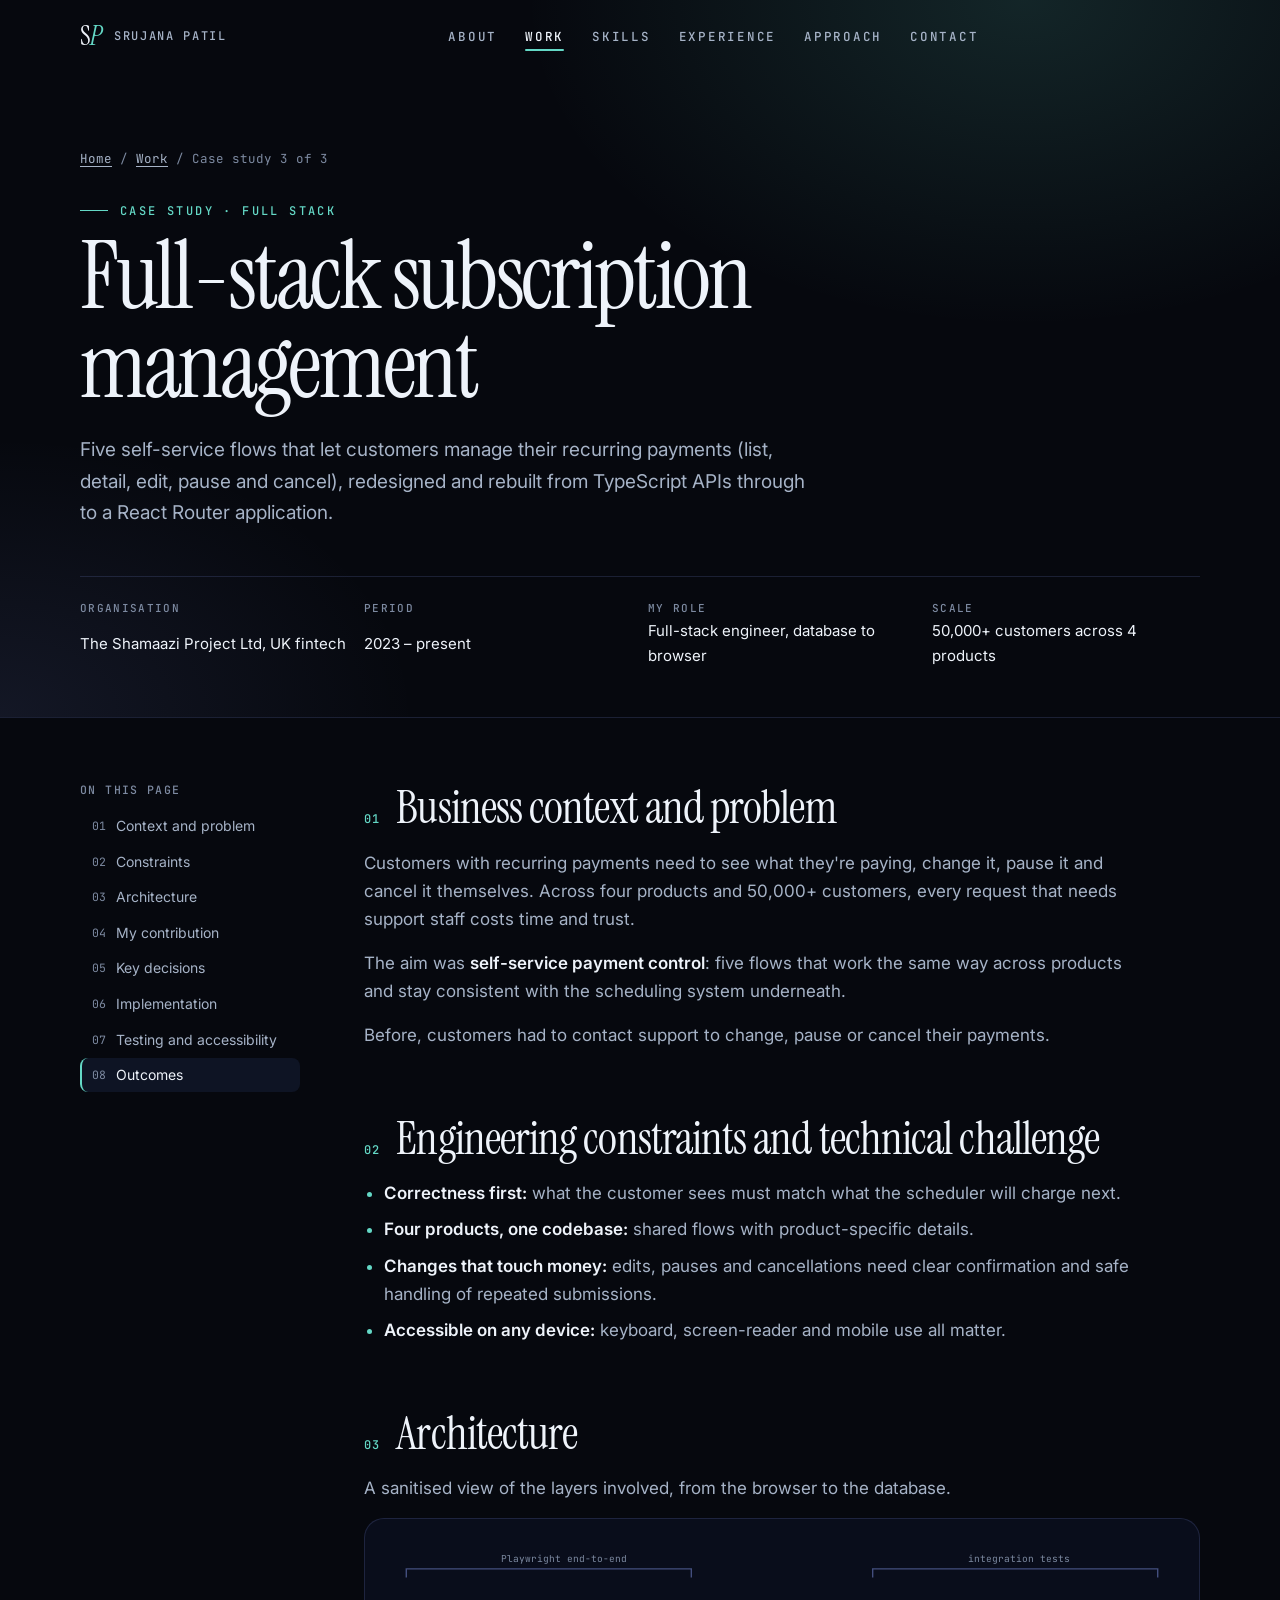
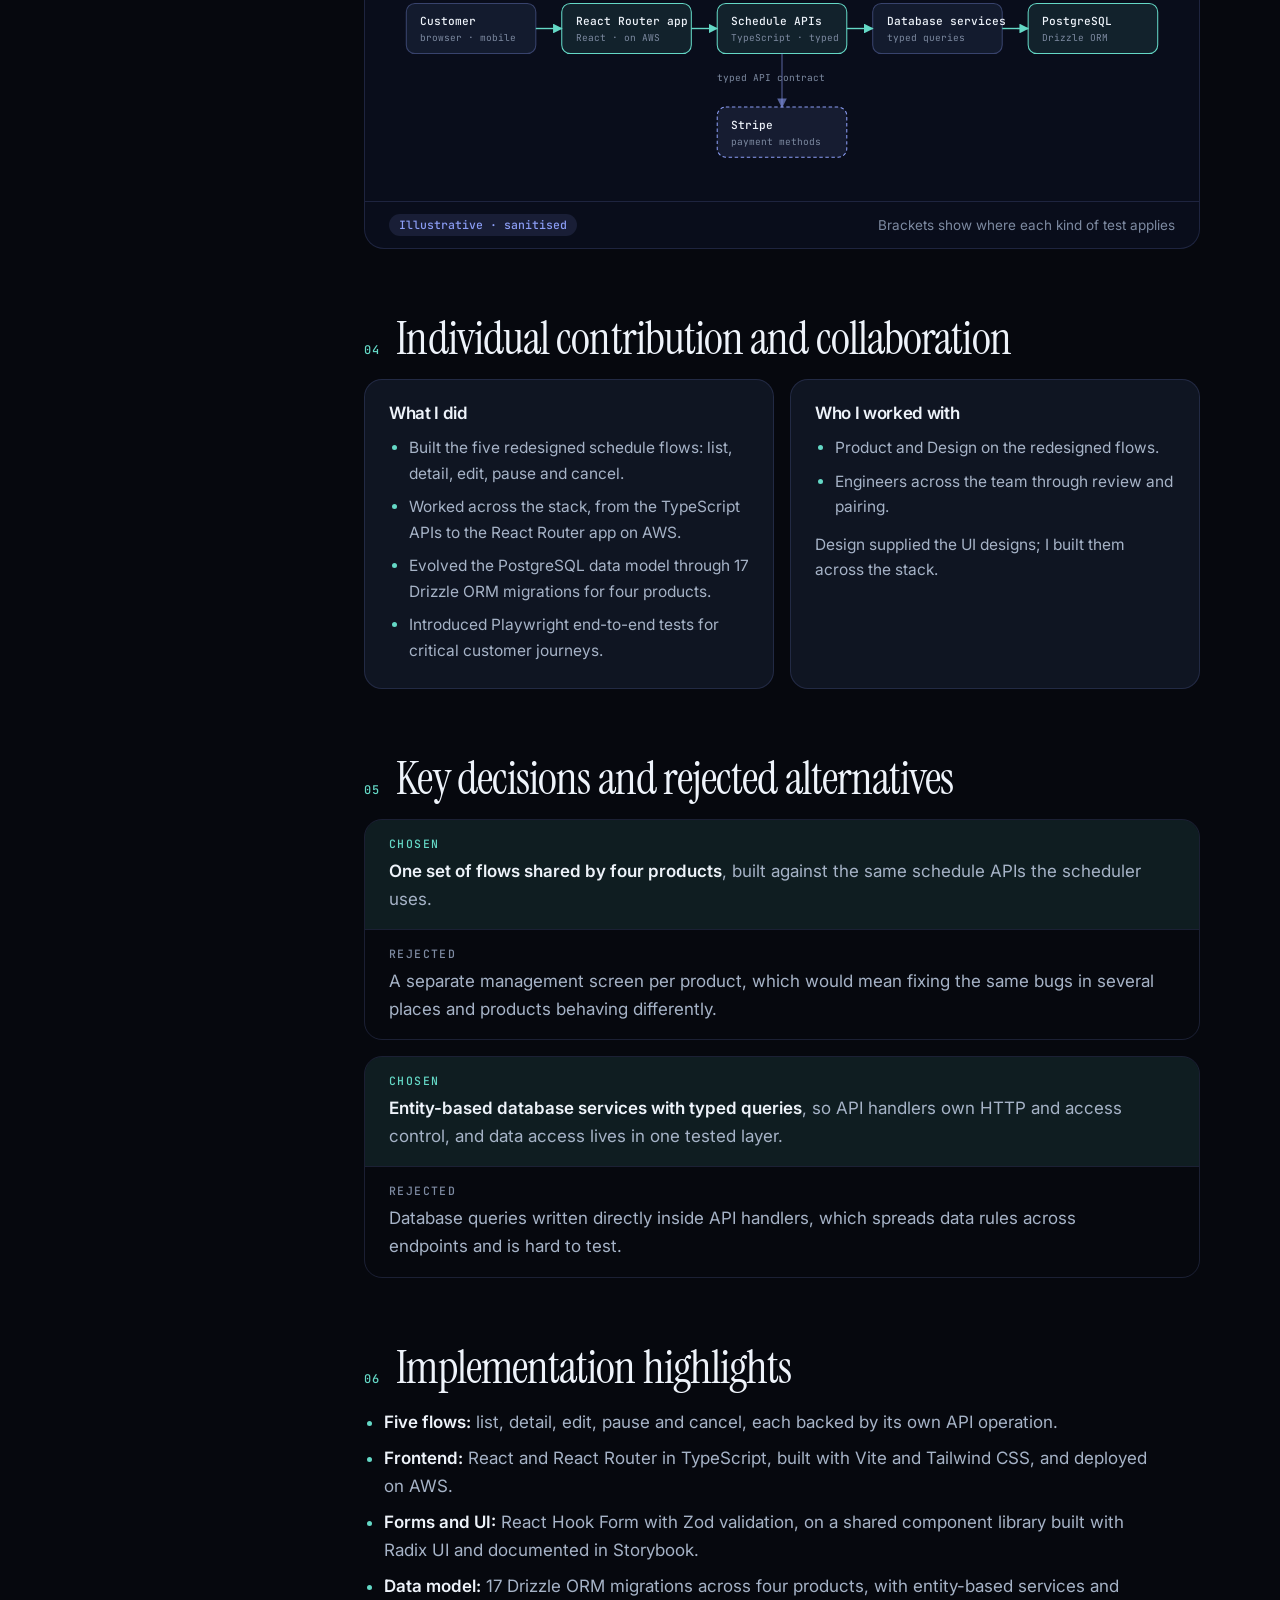
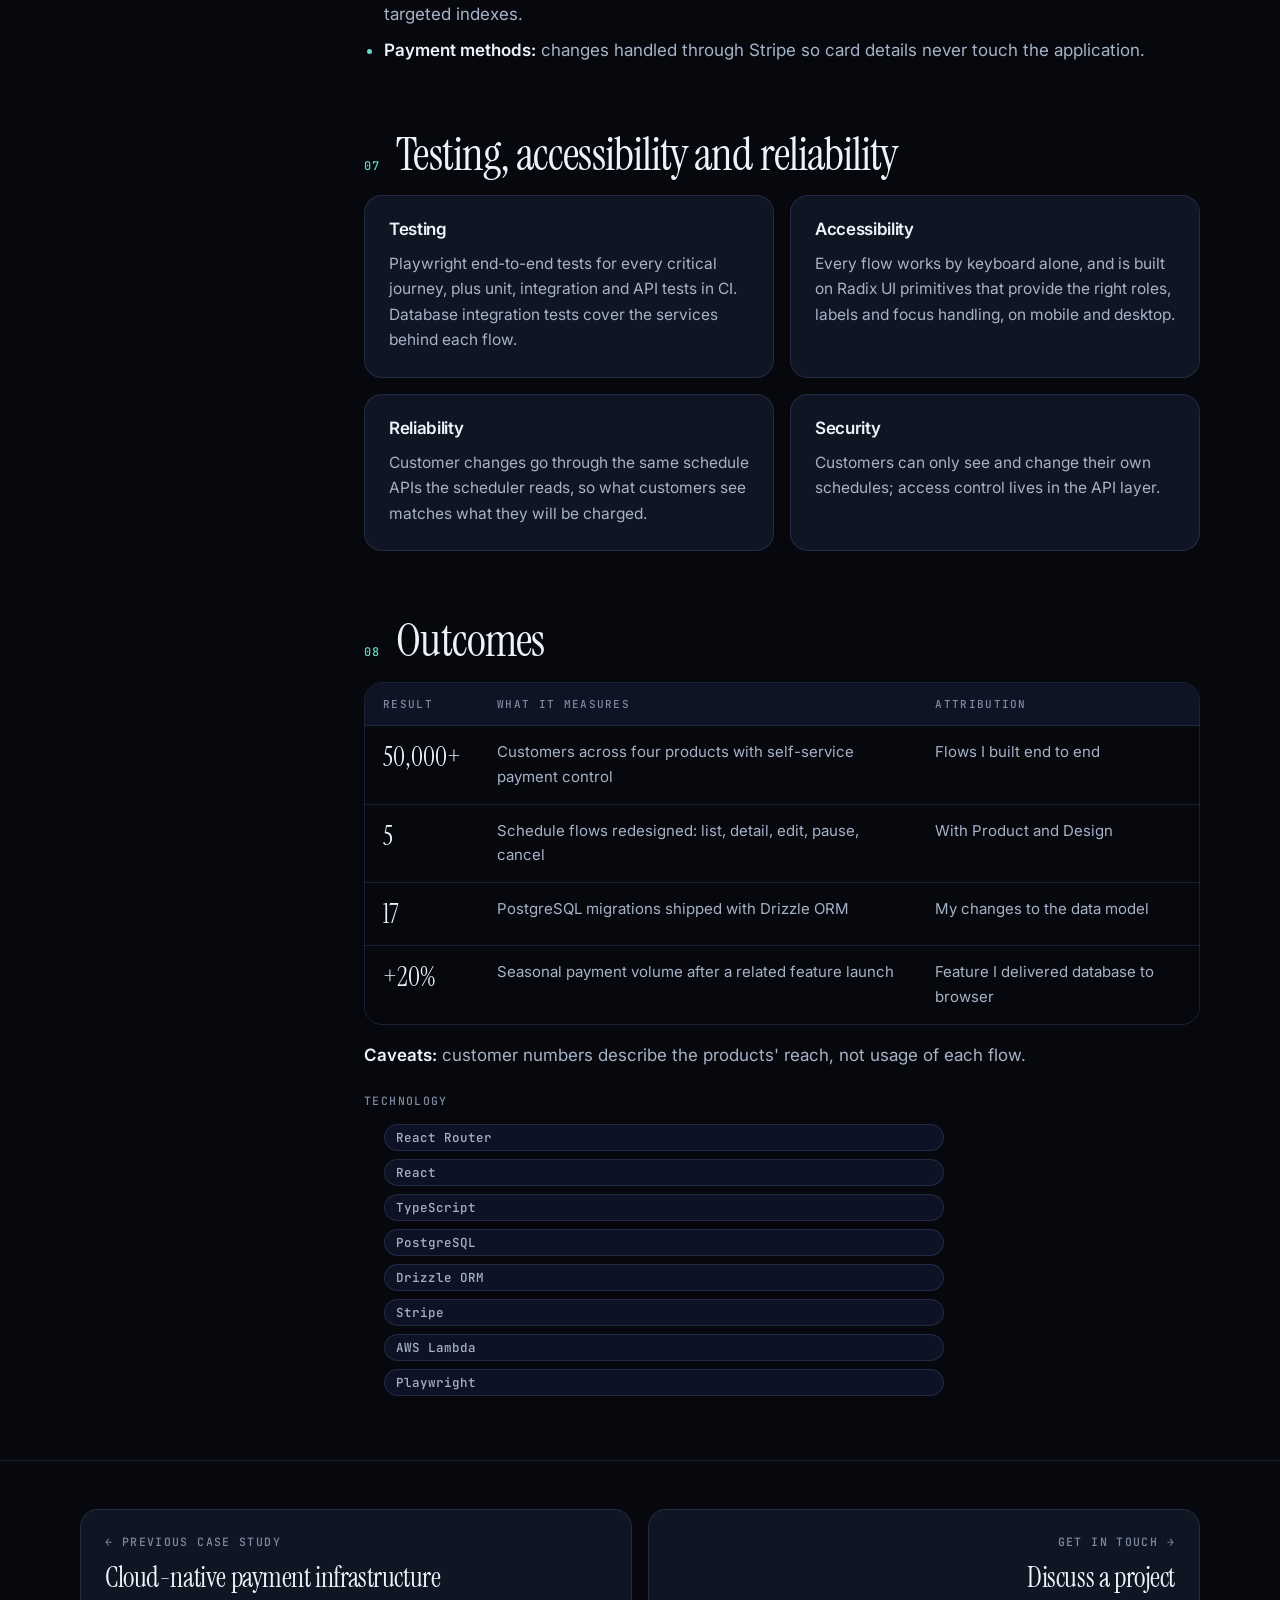
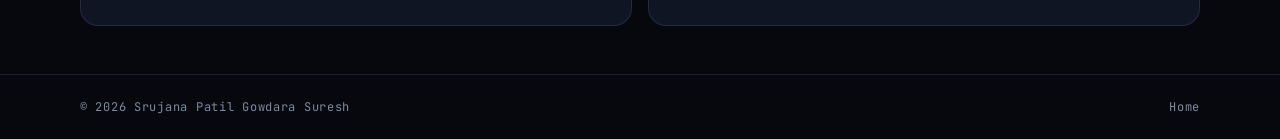
<file: work/subscription-management.html>
<!doctype html>
<html lang="en-GB">
<head>
<meta charset="utf-8">
<meta name="viewport" content="width=device-width, initial-scale=1, viewport-fit=cover">
<title>Full-Stack Subscription Management · Srujana Patil</title>
<meta name="description" content="Case study: five self-service payment flows for 50,000+ customers across four products, rebuilt end to end from TypeScript APIs and PostgreSQL to a React Router application.">
<link rel="canonical" href="https://srujanapatiil.github.io/work/subscription-management.html">
<meta property="og:type" content="article">
<meta property="og:title" content="Full-Stack Subscription Management · Srujana Patil">
<meta property="og:description" content="Self-service payment control for 50,000+ customers, from database to a React Router app.">
<meta property="og:image" content="https://srujanapatiil.github.io/assets/og-image.jpg">
<meta name="twitter:card" content="summary_large_image">
<meta name="theme-color" content="#06080E">
<link rel="icon" href="../assets/favicon.svg" type="image/svg+xml">
<link rel="preconnect" href="https://fonts.googleapis.com">
<link rel="preconnect" href="https://fonts.gstatic.com" crossorigin>
<link rel="stylesheet" href="https://fonts.googleapis.com/css2?family=Instrument+Serif:ital@0;1&family=Inter:wght@400;500;600&family=JetBrains+Mono:wght@400;500&display=swap">
<link rel="stylesheet" href="../assets/site.css">
<script>document.documentElement.classList.add('js')</script>
<script src="../assets/site.js" defer></script>
</head>
<body>
<a class="skip" href="#main">Skip to content</a>
<header class="site-header">
  <div class="wrap">
    <a class="brand" href="../"><span class="brand-mark" aria-hidden="true">S<i>P</i></span><span class="brand-name">Srujana Patil</span><span class="visually-hidden">Srujana Patil, home</span></a>
    <nav aria-label="Primary">
      <ul class="nav-list">
        <li><a href="../#about">About</a></li>
        <li><a href="../#work" aria-current="page">Work</a></li>
        <li><a href="../#skills">Skills</a></li>
        <li><a href="../#experience">Experience</a></li>
        <li><a href="../#approach">Approach</a></li>
        <li><a href="../#contact">Contact</a></li>
      </ul>
    </nav>
    <div class="nav-actions">
      <button class="icon-btn menu-btn" id="menu-toggle" type="button" aria-expanded="false" aria-controls="mobile-nav" aria-label="Open menu">
        <svg viewBox="0 0 24 24" fill="none" stroke="currentColor" stroke-width="2" stroke-linecap="round" aria-hidden="true"><path d="M4 7h16M4 12h16M4 17h16"/></svg>
      </button>
    </div>
  </div>
  <nav class="mobile-nav" id="mobile-nav" aria-label="Mobile" hidden>
    <div class="wrap"><ul><li><a href="../#about">About</a></li><li><a href="../#work">Work</a></li><li><a href="../#skills">Skills</a></li><li><a href="../#experience">Experience</a></li><li><a href="../#approach">Approach</a></li><li><a href="../#contact">Contact</a></li></ul></div>
  </nav>
</header>

<main id="main">
  <header class="cs-hero">
    <div class="wrap">
      <nav class="crumbs" aria-label="Breadcrumb"><a href="../">Home</a><span aria-hidden="true">/</span><a href="../#work">Work</a><span aria-hidden="true">/</span><span aria-current="page">Case study 3 of 3</span></nav>
      <p class="kicker">Case study · Full stack</p>
      <h1>Full-stack subscription management</h1>
      <p class="summary">Five self-service flows that let customers manage their recurring payments (list, detail, edit, pause and cancel), redesigned and rebuilt from TypeScript APIs through to a React Router application.</p>
      <dl class="cs-meta">
        <div><dt>Organisation</dt><dd>The Shamaazi Project Ltd, UK fintech</dd></div>
        <div><dt>Period</dt><dd>2023 – present</dd></div>
        <div><dt>My role</dt><dd>Full-stack engineer, database to browser</dd></div>
        <div><dt>Scale</dt><dd>50,000+ customers across 4 products</dd></div>
      </dl>
    </div>
  </header>

  <div class="wrap cs-layout">
    <aside class="toc" aria-label="On this page">
      <p class="label">On this page</p>
      <ol>
        <li><a href="#context">Context and problem</a></li>
        <li><a href="#constraints">Constraints</a></li>
        <li><a href="#architecture">Architecture</a></li>
        <li><a href="#contribution">My contribution</a></li>
        <li><a href="#decisions">Key decisions</a></li>
        <li><a href="#implementation">Implementation</a></li>
        <li><a href="#quality">Testing and accessibility</a></li>
        <li><a href="#outcomes">Outcomes</a></li>
      </ol>
    </aside>

    <div class="cs-body">
      <section class="cs-section" id="context">
        <h2><span class="n">01</span>Business context and problem</h2>
        <p>Customers with recurring payments need to see what they're paying, change it, pause it and cancel it themselves. Across four products and 50,000+ customers, every request that needs support staff costs time and trust.</p>
        <p>The aim was <strong>self-service payment control</strong>: five flows that work the same way across products and stay consistent with the scheduling system underneath.</p>
        <p>Before, customers had to contact support to change, pause or cancel their payments.</p>
      </section>

      <section class="cs-section" id="constraints">
        <h2><span class="n">02</span>Engineering constraints and technical challenge</h2>
        <ul>
          <li><strong>Correctness first:</strong> what the customer sees must match what the scheduler will charge next.</li>
          <li><strong>Four products, one codebase:</strong> shared flows with product-specific details.</li>
          <li><strong>Changes that touch money:</strong> edits, pauses and cancellations need clear confirmation and safe handling of repeated submissions.</li>
          <li><strong>Accessible on any device:</strong> keyboard, screen-reader and mobile use all matter.</li>
        </ul>
      </section>

      <section class="cs-section" id="architecture">
        <h2><span class="n">03</span>Architecture</h2>
        <p>A sanitised view of the layers involved, from the browser to the database.</p>
        <figure class="diagram">
          <div class="diagram-scroll" tabindex="0" role="region" aria-label="Architecture diagram, scrollable">
            <svg viewBox="0 0 910 270" role="img" aria-labelledby="d3-title d3-desc">
              <title id="d3-title">Subscription management architecture, illustrative</title>
              <desc id="d3-desc">The customer's browser uses a React Router application running on AWS. The app calls typed schedule APIs written in TypeScript. The APIs use database services backed by PostgreSQL through Drizzle ORM, and call Stripe for payment-method changes. Playwright end-to-end tests cover the browser and app; integration tests cover the database services and PostgreSQL.</desc>
              <defs>
                <marker id="a3" viewBox="0 0 10 10" refX="9" refY="5" markerWidth="7" markerHeight="7" orient="auto-start-reverse"><path class="d-arrow" d="M0 0 10 5 0 10z"/></marker>
                <marker id="a3h" viewBox="0 0 10 10" refX="9" refY="5" markerWidth="7" markerHeight="7" orient="auto-start-reverse"><path class="d-arrow hot" d="M0 0 10 5 0 10z"/></marker>
              </defs>
              <g class="d-node"><rect x="20" y="70" width="150" height="58" rx="10"/><text x="36" y="95">Customer</text><text class="sub" x="36" y="114">browser · mobile</text></g>
              <g class="d-node key"><rect x="200" y="70" width="150" height="58" rx="10"/><text x="216" y="95">React Router app</text><text class="sub" x="216" y="114">React · on AWS</text></g>
              <g class="d-node key"><rect x="380" y="70" width="150" height="58" rx="10"/><text x="396" y="95">Schedule APIs</text><text class="sub" x="396" y="114">TypeScript · typed</text></g>
              <g class="d-node"><rect x="560" y="70" width="150" height="58" rx="10"/><text x="576" y="95">Database services</text><text class="sub" x="576" y="114">typed queries</text></g>
              <g class="d-node key"><rect x="740" y="70" width="150" height="58" rx="10"/><text x="756" y="95">PostgreSQL</text><text class="sub" x="756" y="114">Drizzle ORM</text></g>
              <g class="d-node ext"><rect x="380" y="190" width="150" height="58" rx="10"/><text x="396" y="215">Stripe</text><text class="sub" x="396" y="234">payment methods</text></g>

              <path class="d-edge hot" d="M170 99H200" marker-end="url(#a3h)"/>
              <path class="d-edge hot" d="M350 99H380" marker-end="url(#a3h)"/>
              <path class="d-edge hot" d="M530 99H560" marker-end="url(#a3h)"/>
              <path class="d-edge hot" d="M710 99H740" marker-end="url(#a3h)"/>
              <path class="d-edge" d="M455 128V190" marker-end="url(#a3)"/>

              <path class="d-edge" d="M20 40V30H350V40"/><text class="d-label" x="130" y="22">Playwright end-to-end</text>
              <path class="d-edge" d="M560 40V30H890V40"/><text class="d-label" x="670" y="22">integration tests</text>
              <text class="d-label" x="380" y="160">typed API contract</text>
            </svg>
          </div>
          <figcaption><span class="illustrative">Illustrative · sanitised</span><span>Brackets show where each kind of test applies</span></figcaption>
        </figure>
      </section>

      <section class="cs-section" id="contribution">
        <h2><span class="n">04</span>Individual contribution and collaboration</h2>
        <div class="cols">
          <div class="panel">
            <h3>What I did</h3>
            <ul>
              <li>Built the five redesigned schedule flows: list, detail, edit, pause and cancel.</li>
              <li>Worked across the stack, from the TypeScript APIs to the React Router app on AWS.</li>
              <li>Evolved the PostgreSQL data model through 17 Drizzle ORM migrations for four products.</li>
              <li>Introduced Playwright end-to-end tests for critical customer journeys.</li>
            </ul>
          </div>
          <div class="panel">
            <h3>Who I worked with</h3>
            <ul>
              <li>Product and Design on the redesigned flows.</li>
              <li>Engineers across the team through review and pairing.</li>
            </ul>
            <p>Design supplied the UI designs; I built them across the stack.</p>
          </div>
        </div>
      </section>

      <section class="cs-section" id="decisions">
        <h2><span class="n">05</span>Key decisions and rejected alternatives</h2>
        <div class="decision">
          <div class="chosen"><span class="label ok">Chosen</span><p><strong>One set of flows shared by four products</strong>, built against the same schedule APIs the scheduler uses.</p></div>
          <div><span class="label no">Rejected</span><p>A separate management screen per product, which would mean fixing the same bugs in several places and products behaving differently.</p></div>
        </div>
        <div class="decision">
          <div class="chosen"><span class="label ok">Chosen</span><p><strong>Entity-based database services with typed queries</strong>, so API handlers own HTTP and access control, and data access lives in one tested layer.</p></div>
          <div><span class="label no">Rejected</span><p>Database queries written directly inside API handlers, which spreads data rules across endpoints and is hard to test.</p></div>
        </div>
      </section>

      <section class="cs-section" id="implementation">
        <h2><span class="n">06</span>Implementation highlights</h2>
        <ul>
          <li><strong>Five flows:</strong> list, detail, edit, pause and cancel, each backed by its own API operation.</li>
          <li><strong>Frontend:</strong> React and React Router in TypeScript, built with Vite and Tailwind CSS, and deployed on AWS.</li>
          <li><strong>Forms and UI:</strong> React Hook Form with Zod validation, on a shared component library built with Radix UI and documented in Storybook.</li>
          <li><strong>Data model:</strong> 17 Drizzle ORM migrations across four products, with entity-based services and targeted indexes.</li>
          <li><strong>Payment methods:</strong> changes handled through Stripe so card details never touch the application.</li>
        </ul>
      </section>

      <section class="cs-section" id="quality">
        <h2><span class="n">07</span>Testing, accessibility and reliability</h2>
        <div class="cols">
          <div class="panel"><h3>Testing</h3><p>Playwright end-to-end tests for every critical journey, plus unit, integration and API tests in CI. Database integration tests cover the services behind each flow.</p></div>
          <div class="panel"><h3>Accessibility</h3><p>Every flow works by keyboard alone, and is built on Radix UI primitives that provide the right roles, labels and focus handling, on mobile and desktop.</p></div>
          <div class="panel"><h3>Reliability</h3><p>Customer changes go through the same schedule APIs the scheduler reads, so what customers see matches what they will be charged.</p></div>
          <div class="panel"><h3>Security</h3><p>Customers can only see and change their own schedules; access control lives in the API layer.</p></div>
        </div>
      </section>

      <section class="cs-section" id="outcomes">
        <h2><span class="n">08</span>Outcomes</h2>
        <div class="table-scroll" tabindex="0" role="region" aria-label="Outcomes table, scrollable">
          <table class="outcomes">
            <thead><tr><th scope="col">Result</th><th scope="col">What it measures</th><th scope="col">Attribution</th></tr></thead>
            <tbody>
              <tr><td>50,000+</td><td>Customers across four products with self-service payment control</td><td>Flows I built end to end</td></tr>
              <tr><td>5</td><td>Schedule flows redesigned: list, detail, edit, pause, cancel</td><td>With Product and Design</td></tr>
              <tr><td>17</td><td>PostgreSQL migrations shipped with Drizzle ORM</td><td>My changes to the data model</td></tr>
              <tr><td>+20%</td><td>Seasonal payment volume after a related feature launch</td><td>Feature I delivered database to browser</td></tr>
            </tbody>
          </table>
        </div>
        <p><strong>Caveats:</strong> customer numbers describe the products' reach, not usage of each flow.</p>
        <h3 class="label" style="margin-top: 8px">Technology</h3>
        <ul class="chip-list"><li class="chip">React Router</li><li class="chip">React</li><li class="chip">TypeScript</li><li class="chip">PostgreSQL</li><li class="chip">Drizzle ORM</li><li class="chip">Stripe</li><li class="chip">AWS Lambda</li><li class="chip">Playwright</li></ul>
      </section>
    </div>
  </div>

  <nav class="cs-next" aria-label="More case studies">
    <div class="wrap">
      <a class="next-card" href="cloud-infrastructure.html"><span class="label">← Previous case study</span><b>Cloud-native payment infrastructure</b></a>
      <a class="next-card right" href="../#contact"><span class="label">Get in touch →</span><b>Discuss a project</b></a>
    </div>
  </nav>
</main>

<footer class="site-footer"><div class="wrap"><span>© 2026 Srujana Patil Gowdara Suresh</span><a href="../">Home</a></div></footer>
</body>
</html>
</file>
<file: assets/site.css>
/* Srujana Patil — portfolio design system.
   Cinematic dark: deep navy-black, a teal "spotlight", indigo secondary, elegant serif display
   against a precise mono/technical layer. Theme: payments that run every night. */
:root {
  --bg: #06080E;
  --bg-2: #0B1020;
  --bg-3: #10172B;
  --surface: rgba(21, 29, 48, .62);
  --surface-solid: #131B2E;
  --fg: #EEF3FA;
  --muted: #A6B3C7;
  --subtle: #7D8AA1;
  --line: rgba(139, 157, 245, .16);
  --line-strong: rgba(139, 157, 245, .32);
  --teal: #64D8C6;
  --teal-2: #3FB8A6;
  --teal-soft: rgba(100, 216, 198, .1);
  --indigo: #8B9DF5;
  --indigo-soft: rgba(139, 157, 245, .12);
  --amber: #F2C46B;
  --amber-soft: rgba(242, 196, 107, .1);
  --on-teal: #04201C;
  --glow: rgba(100, 216, 198, .22);
  --shadow: 0 30px 80px -30px rgba(0, 0, 0, .85);

  --font-display: "Instrument Serif", "Iowan Old Style", Georgia, serif;
  --font-head: "Inter", system-ui, -apple-system, "Segoe UI", sans-serif;
  --font-body: "Inter", system-ui, -apple-system, "Segoe UI", sans-serif;
  --font-mono: "JetBrains Mono", ui-monospace, "SF Mono", Menlo, monospace;

  --s1: 4px; --s2: 8px; --s3: 12px; --s4: 16px; --s5: 24px; --s6: 32px; --s7: 48px; --s8: 64px; --s9: 112px;
  --radius: 18px; --radius-sm: 10px;
  --max: 1200px;
  color-scheme: dark;
}

*, *::before, *::after { box-sizing: border-box; }
html { scroll-behavior: smooth; scroll-padding-top: 84px; -webkit-text-size-adjust: 100%; background: var(--bg); }
body {
  margin: 0; background: var(--bg); color: var(--fg);
  font-family: var(--font-body); font-size: 17px; line-height: 1.65;
  -webkit-font-smoothing: antialiased; text-rendering: optimizeLegibility; overflow-x: hidden;
  padding-bottom: env(safe-area-inset-bottom, 0px);
}
img, svg { max-width: 100%; }
img { display: block; height: auto; }
a { color: inherit; text-underline-offset: 3px; }
a:hover { color: var(--teal); }
:focus-visible { outline: 2px solid var(--teal); outline-offset: 3px; border-radius: 6px; }
::selection { background: var(--teal); color: var(--on-teal); }
h1, h2, h3, h4 { line-height: 1.1; margin: 0; text-wrap: balance; font-weight: 600; letter-spacing: -.02em; }
p { margin: 0; }
.serif { font-family: var(--font-display); font-weight: 400; letter-spacing: -.01em; }
.serif em, em.serif { font-style: italic; }
.visually-hidden { position: absolute !important; width: 1px; height: 1px; padding: 0; margin: -1px; overflow: hidden; clip: rect(0 0 0 0); white-space: nowrap; border: 0; }

.skip { position: absolute; left: 16px; top: -100px; z-index: 100; background: var(--teal); color: var(--on-teal); padding: 10px 16px; border-radius: 8px; font-weight: 600; text-decoration: none; }
.skip:focus { top: calc(env(safe-area-inset-top, 0px) + 12px); }

.wrap {
  width: 100%; max-width: var(--max); margin: 0 auto;
  padding-left: max(20px, env(safe-area-inset-left, 0px));
  padding-right: max(20px, env(safe-area-inset-right, 0px));
}
@media (min-width: 768px) {
  .wrap { padding-left: max(40px, env(safe-area-inset-left, 0px)); padding-right: max(40px, env(safe-area-inset-right, 0px)); }
}

/* ---------- Reveal on scroll (only when JS is running; content is visible without it) ---------- */
.js .reveal { opacity: 0; transform: translateY(26px); transition: opacity .8s cubic-bezier(.2,.7,.2,1), transform .8s cubic-bezier(.2,.7,.2,1); transition-delay: var(--d, 0s); }
.js .reveal.in { opacity: 1; transform: none; }

/* ---------- Navigation ---------- */
.site-header {
  position: fixed; inset: 0 0 auto; z-index: 50; padding-top: env(safe-area-inset-top, 0px);
  transition: background .35s, border-color .35s, backdrop-filter .35s;
  border-bottom: 1px solid transparent;
}
.site-header.solid, .site-header.always {
  background: rgba(6, 8, 14, .78); border-bottom-color: var(--line);
  -webkit-backdrop-filter: blur(16px) saturate(1.3); backdrop-filter: blur(16px) saturate(1.3);
}
.site-header .wrap { display: flex; align-items: center; justify-content: space-between; gap: var(--s4); min-height: 72px; }
.brand { display: inline-flex; align-items: center; gap: 12px; text-decoration: none; }
.brand:hover { color: var(--fg); }
.brand-mark { font-family: var(--font-display); font-size: 26px; line-height: 1; letter-spacing: -.02em; }
.brand-mark i { font-style: italic; color: var(--teal); }
.brand-name { font: 500 12px var(--font-mono); letter-spacing: .14em; text-transform: uppercase; color: var(--muted); display: none; }
@media (min-width: 560px) { .brand-name { display: inline; } }
.nav-list { display: none; list-style: none; margin: 0; padding: 0; gap: 4px; }
.nav-list a {
  position: relative; display: block; text-decoration: none; color: var(--muted);
  font: 500 12.5px var(--font-mono); letter-spacing: .14em; text-transform: uppercase; padding: 10px 12px;
}
.nav-list a::after { content: ""; position: absolute; left: 12px; right: 12px; bottom: 4px; height: 2px; border-radius: 2px; background: var(--teal); transform: scaleX(0); transition: transform .3s; }
.nav-list a:hover, .nav-list a[aria-current] { color: var(--fg); }
.nav-list a:hover::after, .nav-list a[aria-current]::after { transform: scaleX(1); }
.nav-actions { display: flex; align-items: center; gap: var(--s2); }
.icon-btn { width: 44px; height: 44px; display: grid; place-items: center; border-radius: 12px; border: 1px solid var(--line-strong); background: rgba(19, 27, 46, .7); color: var(--fg); cursor: pointer; }
.icon-btn svg { width: 18px; height: 18px; }
.menu-btn { display: grid; }
.mobile-nav { background: rgba(6, 8, 14, .96); border-top: 1px solid var(--line); }
.mobile-nav ul { list-style: none; margin: 0; padding: var(--s3) 0 var(--s5); display: grid; }
.mobile-nav a { display: block; padding: 14px 4px; text-decoration: none; font: 500 14px var(--font-mono); letter-spacing: .12em; text-transform: uppercase; border-bottom: 1px solid var(--line); }
@media (min-width: 1000px) {
  .nav-list { display: flex; }
  .menu-btn, .mobile-nav { display: none !important; }
}

/* ---------- Buttons ---------- */
.btn {
  display: inline-flex; align-items: center; justify-content: center; gap: 10px; min-height: 48px; padding: 12px 24px;
  border-radius: 999px; border: 1px solid var(--line-strong); background: rgba(19, 27, 46, .55); color: var(--fg);
  font: 600 15px var(--font-body); text-decoration: none; cursor: pointer;
  transition: border-color .25s, background .25s, transform .25s, box-shadow .25s;
}
.btn:hover { color: var(--fg); border-color: var(--teal); transform: translateY(-2px); }
.btn-primary { background: var(--fg); border-color: var(--fg); color: var(--bg); }
.btn-primary:hover { color: var(--bg); background: #fff; box-shadow: 0 0 0 6px rgba(238, 243, 250, .08), 0 16px 40px -12px var(--glow); }
.btn-ghost { background: transparent; border-color: transparent; color: var(--muted); padding-inline: 14px; }
.btn-ghost:hover { border-color: var(--line-strong); }
.btn-small { min-height: 40px; padding: 8px 18px; font-size: 14px; }
.btn svg { width: 16px; height: 16px; transition: transform .25s; }
.btn:hover svg { transform: translateX(3px); }
.btn[download]:hover svg { transform: translateY(2px); }

/* ---------- Hero ---------- */
.hero { position: relative; overflow: hidden; isolation: isolate; padding-top: clamp(120px, 14vh, 160px); padding-bottom: clamp(96px, 12vh, 128px); }
.hero::before { /* quiet aurora: two soft light pools, no moving texture */
  content: ""; position: absolute; inset: -20% -10% auto; height: 120%; z-index: -2; pointer-events: none;
  background: radial-gradient(ellipse 40% 45% at 74% 38%, rgba(100, 216, 198, .16), transparent 70%),
              radial-gradient(ellipse 35% 40% at 92% 70%, rgba(139, 157, 245, .14), transparent 70%),
              radial-gradient(ellipse 50% 50% at 8% 10%, rgba(139, 157, 245, .06), transparent 70%);
}
.hero::after { /* faint dot grid, masked to the portrait side */
  content: ""; position: absolute; inset: 0; z-index: -1; pointer-events: none;
  background-image: radial-gradient(rgba(139, 157, 245, .22) 1px, transparent 1.2px); background-size: 26px 26px;
  -webkit-mask-image: radial-gradient(ellipse 45% 60% at 75% 45%, #000, transparent 75%); mask-image: radial-gradient(ellipse 45% 60% at 75% 45%, #000, transparent 75%);
}
.hero-grid { display: grid; gap: var(--s8); align-items: center; }
@media (min-width: 1000px) { .hero-grid { grid-template-columns: minmax(0, 1.15fr) minmax(0, .85fr); gap: var(--s8); } }
.hero-copy { display: grid; gap: var(--s5); min-width: 0; }
.status-pill { justify-self: start; display: inline-flex; align-items: center; gap: 10px; padding: 7px 14px 7px 12px; border-radius: 999px; border: 1px solid var(--line-strong); background: rgba(19, 27, 46, .6); font: 500 12.5px var(--font-mono); letter-spacing: .04em; color: var(--muted); }
.status-pill .dot { width: 8px; height: 8px; border-radius: 50%; background: var(--teal); animation: ping 2.4s infinite; }
.hero h1 { font-family: var(--font-display); font-weight: 400; font-size: clamp(64px, 9.6vw, 136px); line-height: .9; letter-spacing: -.035em; }
.hero h1 .l1 { display: block; }
.hero h1 .l2 { display: block; font-style: italic; color: transparent; background: linear-gradient(100deg, #EEF3FA 0%, var(--teal) 50%, var(--indigo) 100%); -webkit-background-clip: text; background-clip: text; padding-right: .08em; }
.hero-sub { font-size: clamp(18px, 1.8vw, 21px); line-height: 1.6; color: var(--muted); max-width: 44ch; }
.hero-sub b { color: var(--fg); font-weight: 500; }
.hero-ctas { display: flex; flex-wrap: wrap; gap: var(--s3); }
.hero-meta { display: flex; flex-wrap: wrap; gap: var(--s4) var(--s7); margin: var(--s3) 0 0; padding-top: var(--s5); border-top: 1px solid var(--line); }
.hero-meta div { display: grid; gap: 4px; }
.hero-meta dt { font: 500 11px var(--font-mono); letter-spacing: .14em; text-transform: uppercase; color: var(--subtle); }
.hero-meta dd { margin: 0; font-size: 15px; }

.hello { font: 500 15px var(--font-mono); color: var(--teal); letter-spacing: .04em; margin-bottom: -12px; }
.hero-stats { list-style: none; margin: var(--s2) 0 0; padding: var(--s4) var(--s2); display: grid; grid-template-columns: repeat(3, 1fr); max-width: 460px; border-radius: 18px; border: 1px solid var(--line-strong); background: rgba(19, 27, 46, .55); }
.hero-stats li { display: grid; justify-items: center; gap: 4px; text-align: center; padding-inline: 8px; }
.hero-stats li + li { border-left: 1px solid var(--line); }
.hero-stats b { font-family: var(--font-display); font-weight: 400; font-size: clamp(30px, 3.4vw, 40px); line-height: 1; letter-spacing: -.02em; color: var(--fg); }
.hero-stats b span { color: var(--teal); }
.hero-stats small { font: 500 10.5px var(--font-mono); letter-spacing: .1em; text-transform: uppercase; color: var(--subtle); }
.hero-social { display: flex; align-items: center; gap: 10px; }
.social { width: 44px; height: 44px; display: grid; place-items: center; border-radius: 12px; border: 1px solid var(--line-strong); background: rgba(19, 27, 46, .55); color: var(--muted); transition: color .2s, border-color .2s, transform .2s; }
.social:hover { color: var(--teal); border-color: var(--teal); transform: translateY(-2px); }
.social svg { width: 18px; height: 18px; }
.social-note { margin-left: 6px; font: 500 12.5px var(--font-mono); color: var(--subtle); }

/* Portrait: a glowing orb with orbiting rings and the four main skills around it */
.portrait { position: relative; justify-self: center; width: min(100%, 400px); aspect-ratio: 1; margin: 56px; }
.ring { position: absolute; border-radius: 50%; pointer-events: none; }
.ring-inner { inset: -18px; border: 1.5px dashed rgba(100, 216, 198, .45); }
.ring-outer { inset: -46px; border: 1px solid rgba(139, 157, 245, .22); }
.ring-outer::before { content: ""; position: absolute; left: 50%; top: -5px; width: 9px; height: 9px; margin-left: -4.5px; border-radius: 50%; background: var(--teal); box-shadow: 0 0 16px 3px var(--teal); }
.ring-outer::after { content: ""; position: absolute; left: 50%; bottom: -4px; width: 7px; height: 7px; margin-left: -3.5px; border-radius: 50%; background: var(--indigo); box-shadow: 0 0 14px 2px var(--indigo); }
.orb {
  position: absolute; inset: 0; border-radius: 50%; overflow: hidden; isolation: isolate;
  background:
    radial-gradient(circle at 50% 40%, rgba(130, 232, 214, .75) 0%, rgba(100, 216, 198, .25) 30%, transparent 55%),
    repeating-radial-gradient(circle at 50% 42%, rgba(238, 243, 250, .09) 0 1px, transparent 1.5px 26px),
    conic-gradient(from 210deg at 50% 50%, #0C1A33, #12404A, #1D2D63, #0C1A33);
  box-shadow: 0 0 0 1px rgba(238, 243, 250, .1), 0 0 80px -10px rgba(100, 216, 198, .35), 0 40px 90px -40px rgba(0, 0, 0, .9);
}
.orb::after { content: ""; position: absolute; inset: 0; border-radius: 50%; background: radial-gradient(circle at 50% 50%, transparent 62%, rgba(6, 8, 14, .45) 100%); pointer-events: none; }
.orb img { position: absolute; left: 6%; bottom: -3%; width: 88%; max-width: none; filter: saturate(.96) contrast(1.03); }
.orbit-chips { list-style: none; margin: 0; padding: 0; }
.oc { position: absolute; z-index: 2; display: inline-flex; align-items: center; gap: 9px; padding: 8px 14px 8px 8px; border-radius: 12px; border: 1px solid var(--line-strong); background: rgba(10, 14, 26, .86); -webkit-backdrop-filter: blur(10px); backdrop-filter: blur(10px); box-shadow: var(--shadow); font: 500 13px var(--font-body); color: var(--fg); white-space: nowrap; }
.oc-ico { width: 26px; height: 26px; border-radius: 7px; display: grid; place-items: center; font: 700 10.5px var(--font-mono); }
.oc-ico svg { width: 16px; height: 16px; }
.oc-ico.ts { background: #2F74C0; color: #fff; }
.oc-ico.react { background: rgba(97, 218, 251, .14); color: #61DAFB; }
.oc-ico.rr { background: rgba(242, 114, 107, .14); color: #F2726B; }
.oc-ico.aws { background: rgba(242, 196, 107, .14); color: #F2C46B; }
.oc-1 { left: -64px; top: 6%; }
.oc-2 { right: -54px; top: 12%; }
.oc-3 { right: -78px; bottom: 16%; }
.oc-4 { left: -40px; bottom: 6%; }
@media (prefers-reduced-motion: no-preference) {
  .ring-inner { animation: spin 60s linear infinite; }
  .ring-outer { animation: spin 24s linear infinite; }
  .oc { animation: float 7s ease-in-out infinite; }
  .oc-2 { animation-delay: -1.8s; } .oc-3 { animation-delay: -3.6s; } .oc-4 { animation-delay: -5.2s; }
  .orb img { animation: settle 1.2s cubic-bezier(.2,.7,.2,1) both .1s; }
  @keyframes spin { to { transform: rotate(360deg); } }
  @keyframes float { 50% { transform: translateY(-8px); } }
  @keyframes settle { from { transform: translateY(18px) scale(1.03); } }
}
@media (max-width: 999px) {
  .hero { padding-top: 104px; padding-bottom: var(--s8); }
  .hero-grid { gap: var(--s7); }
  .portrait { order: -1; width: min(64vw, 320px); margin: 44px auto 36px; }
  .ring-outer { inset: -32px; }
  .ring-inner { inset: -13px; }
  .oc { padding: 6px 10px 6px 6px; font-size: 12px; gap: 7px; }
  .oc-ico { width: 22px; height: 22px; }
  .oc-1 { left: -34px; top: 2%; }
  .oc-2 { right: -30px; top: 8%; }
  .oc-3 { right: -40px; bottom: 6%; }
  .oc-4 { left: -26px; bottom: 2%; }
}
@media (max-width: 420px) { .hero-stats small { font-size: 9.5px; letter-spacing: .06em; } }

.terminal {
  margin-top: var(--s6); max-width: 460px;
  border-radius: 14px; border: 1px solid var(--line-strong); background: rgba(8, 12, 22, .82);
  box-shadow: var(--shadow); font: 13px/1.75 var(--font-mono); overflow: hidden;
}
.term-bar { display: flex; align-items: center; gap: 8px; padding: 10px 14px; border-bottom: 1px solid var(--line); color: var(--subtle); font-size: 12px; }
.term-bar i { width: 10px; height: 10px; border-radius: 50%; background: #3A4459; }
.term-bar i:nth-child(1) { background: #F2726B; } .term-bar i:nth-child(2) { background: #F2C46B; } .term-bar i:nth-child(3) { background: #64D8C6; }
.term-bar span { margin-left: 6px; }
.term-body { padding: 12px 16px 16px; min-height: 196px; white-space: pre-wrap; word-break: break-word; }
.term-body .p { color: var(--teal); }
.term-body .ok { color: #8FE3B0; }
.term-body .dim { color: var(--subtle); }
.caret { display: inline-block; width: .55em; height: 1.1em; background: var(--teal); vertical-align: -3px; animation: blink 1.1s steps(1) infinite; }
@keyframes blink { 50% { opacity: 0; } }

.scroll-cue { position: absolute; left: 50%; bottom: 22px; transform: translateX(-50%); z-index: 3; display: grid; justify-items: center; gap: 8px; font: 500 10.5px var(--font-mono); letter-spacing: .3em; color: var(--subtle); text-decoration: none; }
.scroll-cue::after { content: ""; width: 1px; height: 34px; background: linear-gradient(var(--teal), transparent); animation: cue 2s ease-in-out infinite; transform-origin: top; }
@keyframes cue { 0% { transform: scaleY(0); } 50% { transform: scaleY(1); } 100% { transform: scaleY(0); transform-origin: bottom; } }
@media (max-width: 999px) { .scroll-cue { display: none; } }

/* ---------- Generic section ---------- */
.section { position: relative; padding-block: var(--s9); }
.section-head { display: grid; gap: var(--s4); margin-bottom: var(--s8); max-width: 820px; }
.section-head.center { margin-inline: auto; text-align: center; justify-items: center; }
.kicker { display: inline-flex; align-items: center; gap: 12px; font: 500 12px var(--font-mono); letter-spacing: .2em; text-transform: uppercase; color: var(--teal); }
.kicker::before { content: ""; width: 28px; height: 1px; background: currentColor; }
.section-head.center .kicker::after { content: ""; width: 28px; height: 1px; background: currentColor; }
.section-head h2 { font-family: var(--font-display); font-weight: 400; font-size: clamp(44px, 6.6vw, 84px); line-height: .98; letter-spacing: -.03em; }
.section-head h2 em { font-style: italic; color: var(--teal); }
.section-head p { color: var(--muted); font-size: 18px; max-width: 62ch; }
.label { font: 500 11.5px var(--font-mono); letter-spacing: .12em; text-transform: uppercase; color: var(--subtle); }

.chip-list { display: flex; flex-wrap: wrap; gap: 6px; list-style: none; padding: 0; margin: 0; }
.chip { display: inline-flex; align-items: center; gap: 6px; font: 500 12.5px var(--font-mono); color: var(--muted); background: rgba(16, 23, 43, .8); border: 1px solid var(--line); padding: 4px 11px; border-radius: 999px; text-decoration: none; }
a.chip:hover { color: var(--teal); border-color: var(--teal); }
.illustrative { display: inline-flex; align-items: center; gap: 6px; font: 500 11.5px var(--font-mono); color: var(--indigo); background: var(--indigo-soft); padding: 3px 10px; border-radius: 999px; }

.tbc { display: block; border: 1px dashed var(--amber); background: var(--amber-soft); color: var(--fg); border-radius: var(--radius-sm); padding: 12px 14px; font-size: 15px; }
.tbc::before { content: "To confirm · "; font: 600 11.5px var(--font-mono); letter-spacing: .06em; text-transform: uppercase; color: var(--amber); }
span.tbc { display: inline; padding: 1px 6px; border-radius: 5px; }

.glass { background: var(--surface); border: 1px solid var(--line); border-radius: var(--radius); -webkit-backdrop-filter: blur(10px); backdrop-filter: blur(10px); }

/* ---------- About ---------- */
.about-grid { display: grid; gap: var(--s7); align-items: start; }
@media (min-width: 1000px) { .about-grid { grid-template-columns: 1.05fr 1fr; gap: var(--s8); } }
.about-statement { font-family: var(--font-display); font-size: clamp(40px, 5.6vw, 72px); line-height: 1; letter-spacing: -.03em; }
.about-statement em { font-style: italic; color: var(--teal); }
.about-copy { display: grid; gap: var(--s5); }
.about-copy p { color: var(--muted); font-size: 18px; }
.about-copy p b { color: var(--fg); font-weight: 500; }
.stats { list-style: none; margin: var(--s3) 0 0; padding: 0; display: grid; grid-template-columns: 1fr 1fr; gap: 1px; background: var(--line); border: 1px solid var(--line); border-radius: var(--radius); overflow: hidden; }
.stats li { background: var(--bg); padding: var(--s5); display: grid; gap: 6px; align-content: start; }
.stats b { font-family: var(--font-display); font-weight: 400; font-size: clamp(44px, 5vw, 60px); line-height: 1; letter-spacing: -.03em; font-variant-numeric: tabular-nums; }
.stats b small { font-size: .5em; color: var(--teal); margin-left: 2px; }
.stats span { color: var(--muted); font-size: 14.5px; line-height: 1.45; }
.stats a { font: 12px var(--font-mono); color: var(--subtle); margin-top: 4px; }
.stats a:hover { color: var(--teal); }

/* ---------- Payment-run walkthrough ---------- */
.walk { position: relative; overflow: hidden; border-radius: 24px; border: 1px solid var(--line); background: linear-gradient(180deg, rgba(19, 27, 46, .7), rgba(11, 16, 32, .7)); }
.walk-top { display: flex; justify-content: space-between; align-items: center; gap: var(--s3); flex-wrap: wrap; padding: var(--s4) var(--s5); border-bottom: 1px solid var(--line); }
.walk-top .host { display: inline-flex; align-items: center; gap: 10px; font: 12.5px var(--font-mono); color: var(--subtle); }
.walk-top .host i { width: 9px; height: 9px; border-radius: 50%; background: #3A4459; }
.live { display: inline-flex; align-items: center; gap: 8px; font: 500 11.5px var(--font-mono); letter-spacing: .1em; color: var(--teal); padding: 4px 10px; border-radius: 999px; border: 1px solid rgba(100, 216, 198, .4); background: var(--teal-soft); }
.live::before { content: ""; width: 7px; height: 7px; border-radius: 50%; background: var(--teal); box-shadow: 0 0 0 0 var(--teal); animation: ping 2s infinite; }
@keyframes ping { 0% { box-shadow: 0 0 0 0 rgba(100, 216, 198, .6); } 80%, 100% { box-shadow: 0 0 0 8px rgba(100, 216, 198, 0); } }
.pipeline { position: relative; padding: var(--s7) var(--s5) var(--s5); overflow-x: auto; }
.stages { position: relative; display: grid; grid-template-columns: repeat(5, minmax(140px, 1fr)); gap: var(--s4); list-style: none; margin: 0; padding: 0; min-width: 760px; }
.stages::before { content: ""; position: absolute; left: 6%; right: 6%; top: 34px; height: 2px; background: repeating-linear-gradient(90deg, var(--line-strong) 0 8px, transparent 8px 14px); }
.packet { position: absolute; top: calc(var(--s7) + 29px); left: 6%; width: 12px; height: 12px; border-radius: 50%; background: var(--teal); box-shadow: 0 0 16px 4px var(--glow); animation: packet 6s linear infinite; pointer-events: none; }
@keyframes packet { 0% { left: 6%; opacity: 0; } 5% { opacity: 1; } 95% { opacity: 1; } 100% { left: 93%; opacity: 0; } }
.stage { position: relative; display: grid; justify-items: center; gap: 10px; padding: 0 0 14px; border: 0; background: none; color: var(--fg); cursor: pointer; font: inherit; text-align: center; border-radius: 14px; }
.stage .node { width: 70px; height: 70px; border-radius: 20px; display: grid; place-items: center; background: var(--surface-solid); border: 1px solid var(--line-strong); color: var(--muted); transition: all .3s; position: relative; z-index: 1; }
.stage .node svg { width: 28px; height: 28px; }
.stage .n { font: 500 11px var(--font-mono); letter-spacing: .12em; color: var(--subtle); }
.stage .t { font-weight: 600; font-size: 15px; }
.stage:hover .node { border-color: var(--teal); color: var(--fg); }
.stage[aria-selected="true"] .node { background: var(--teal); border-color: var(--teal); color: var(--on-teal); box-shadow: 0 0 0 8px var(--teal-soft), 0 0 40px var(--glow); }
.stage[aria-selected="true"] .n { color: var(--teal); }
.stage-panel { display: grid; gap: var(--s5); padding: var(--s5); margin: 0 var(--s5) var(--s5); border-radius: 16px; background: rgba(6, 8, 14, .55); border: 1px solid var(--line); }
@media (min-width: 860px) { .stage-panel { grid-template-columns: .9fr 1.1fr; gap: var(--s7); padding: var(--s6); } }
.stage-panel h3 { font-family: var(--font-display); font-weight: 400; font-size: 40px; letter-spacing: -.02em; }
.stage-panel .lead { color: var(--muted); margin-top: var(--s3); font-size: 17px; }
.facts { display: grid; gap: var(--s4); margin: 0; }
@media (min-width: 640px) { .facts { grid-template-columns: 1fr 1fr; } }
.facts div { display: grid; gap: 4px; padding: var(--s4); border-radius: 12px; background: rgba(19, 27, 46, .6); border: 1px solid var(--line); }
.facts dt { font: 500 11px var(--font-mono); letter-spacing: .12em; text-transform: uppercase; color: var(--indigo); }
.facts dd { margin: 0; font-size: 15px; color: var(--muted); }
.walk-foot { padding: var(--s3) var(--s5); border-top: 1px solid var(--line); font: 12px var(--font-mono); color: var(--subtle); display: flex; justify-content: space-between; gap: var(--s3); flex-wrap: wrap; }
.walk-foot kbd { font: inherit; border: 1px solid var(--line-strong); border-radius: 4px; padding: 0 5px; }
.stage-panel[hidden] { display: none !important; }
@media (prefers-reduced-motion: no-preference) { .stage-panel { animation: fade .4s ease both; } }
@keyframes fade { from { opacity: 0; transform: translateY(6px); } to { opacity: 1; transform: none; } }

/* ---------- Toolbox: connected skill diagrams ---------- */
.toolbox { display: grid; gap: var(--s4); grid-template-columns: 1fr; }
@media (min-width: 1100px) { .toolbox { grid-template-columns: 1fr 1fr; } }
.tool-card { padding: var(--s5); display: grid; gap: var(--s4); align-content: start; transition: border-color .3s, transform .3s; }
.tool-card:hover { border-color: var(--line-strong); transform: translateY(-3px); }
.tool-head { display: flex; gap: 14px; align-items: center; }
.tool-head .ico { width: 42px; height: 42px; flex: none; border-radius: 12px; display: grid; place-items: center; background: var(--indigo-soft); color: var(--indigo); border: 1px solid var(--line); }
.tool-head .ico svg { width: 20px; height: 20px; }
.tool-head h3 { font-size: 18px; }
.tool-head p { font: 12px var(--font-mono); color: var(--subtle); }
.graph { display: grid; gap: 18px; padding: var(--s4); border-radius: 14px; border: 1px dashed var(--line); background: rgba(6, 8, 14, .4); }
.g-row { display: grid; grid-template-columns: 70px 1fr; align-items: center; gap: var(--s3); position: relative; }
.g-tag { font: 500 10.5px var(--font-mono); letter-spacing: .14em; color: var(--subtle); }
@media (max-width: 560px) { .g-row { grid-template-columns: 1fr; gap: 8px; } .g-link { display: none; } .g-nodes { gap: 6px; } }
.g-nodes { display: flex; flex-wrap: wrap; align-items: center; gap: 6px 0; }
.g-node { font: 500 12px var(--font-mono); padding: 5px 11px; border-radius: 999px; border: 1px solid var(--line-strong); background: rgba(19, 27, 46, .9); color: var(--muted); white-space: nowrap; transition: all .25s; }
.g-node.core { color: var(--fg); border-color: rgba(100, 216, 198, .55); box-shadow: inset 0 0 0 1px rgba(100, 216, 198, .15); }
.g-node.hub { background: var(--fg); color: var(--bg); border-color: var(--fg); }
.g-node:hover { border-color: var(--teal); color: var(--fg); }
.g-link { width: 12px; height: 1px; background: var(--line-strong); flex: none; }
.g-link.arrow { width: 20px; position: relative; }
.g-link.arrow::after { content: ""; position: absolute; right: 0; top: -3px; border: 3.5px solid transparent; border-left: 5px solid var(--line-strong); }
.g-group { display: flex; flex-wrap: wrap; gap: 6px; padding: 8px; border-radius: 12px; border: 1px solid var(--line); background: rgba(19, 27, 46, .35); position: relative; }
.g-group .g-label { width: 100%; font: 500 10px var(--font-mono); letter-spacing: .14em; color: var(--indigo); }
.legend { display: flex; flex-wrap: wrap; gap: var(--s5); margin-top: var(--s5); font-size: 14px; color: var(--subtle); justify-content: center; }
.legend span { display: inline-flex; gap: 8px; align-items: center; }
.legend .g-node { padding: 2px 10px; font-size: 11.5px; }

/* ---------- Services ---------- */
.caps { display: grid; gap: var(--s4); grid-template-columns: 1fr; list-style: none; margin: 0; padding: 0; }
@media (min-width: 700px) { .caps { grid-template-columns: repeat(2, 1fr); } }
@media (min-width: 1040px) { .caps { grid-template-columns: repeat(3, 1fr); } }
.cap { position: relative; padding: var(--s5); display: grid; gap: var(--s3); align-content: start; overflow: hidden; transition: border-color .3s; }
.cap::after { content: ""; position: absolute; inset: 0; background: radial-gradient(400px circle at var(--mx, 50%) var(--my, 0%), var(--teal-soft), transparent 50%); opacity: 0; transition: opacity .3s; pointer-events: none; }
.cap:hover { border-color: var(--line-strong); }
.cap:hover::after { opacity: 1; }
.cap .num { font: 500 12px var(--font-mono); color: var(--subtle); }
.cap h3 { font-family: var(--font-display); font-weight: 400; font-size: 30px; letter-spacing: -.02em; }
.cap p { color: var(--muted); font-size: 15px; }
.cap .evidence { font: 12.5px var(--font-mono); color: var(--subtle); }
.cap .evidence a { color: var(--teal); }

/* ---------- Experience: timeline of window cards ---------- */
.timeline { position: relative; list-style: none; margin: 0; padding: 0; display: grid; gap: var(--s7); }
.timeline::before { content: ""; position: absolute; left: 21px; top: 0; bottom: 0; width: 1px; background: linear-gradient(var(--teal), var(--line-strong) 30%, transparent); }
.t-item { position: relative; padding-left: 64px; }
.t-dot { position: absolute; left: 0; top: 18px; width: 43px; height: 43px; border-radius: 50%; display: grid; place-items: center; background: var(--bg); border: 1px solid var(--line-strong); color: var(--muted); }
.t-item.now .t-dot { border-color: var(--teal); color: var(--teal); box-shadow: 0 0 0 6px var(--teal-soft); }
.t-dot svg { width: 18px; height: 18px; }
@media (min-width: 1000px) {
  .timeline::before { left: 50%; }
  .t-item { width: 50%; padding-left: 0; padding-right: 64px; }
  .t-item:nth-child(even) { margin-left: 50%; padding-right: 0; padding-left: 64px; }
  .t-dot { left: auto; right: -22px; }
  .t-item:nth-child(even) .t-dot { left: -21px; right: auto; }
}
.window { overflow: hidden; }
.win-bar { display: flex; align-items: center; justify-content: space-between; gap: 12px; padding: 10px 16px; border-bottom: 1px solid var(--line); font: 12px var(--font-mono); color: var(--subtle); }
.win-bar .dots { display: inline-flex; gap: 6px; align-items: center; }
.win-bar .dots i { width: 9px; height: 9px; border-radius: 50%; background: #3A4459; }
.win-bar .dots span { margin-left: 8px; }
.shipped { font: 500 11px var(--font-mono); letter-spacing: .1em; color: var(--indigo); padding: 3px 9px; border-radius: 999px; border: 1px solid rgba(139, 157, 245, .4); background: var(--indigo-soft); }
.win-body { padding: var(--s5); display: grid; gap: var(--s3); }
.win-body .when { font: 12.5px var(--font-mono); color: var(--teal); letter-spacing: .04em; }
.win-body h3 { font-family: var(--font-display); font-weight: 400; font-size: 34px; letter-spacing: -.02em; }
.win-body .org { color: var(--muted); font-size: 15px; }
.win-body .org b { color: var(--fg); font-weight: 600; }
.win-body > p.summary { color: var(--muted); }
details.more { border-top: 1px solid var(--line); margin-top: var(--s2); }
details.more summary { cursor: pointer; list-style: none; display: flex; justify-content: space-between; align-items: center; padding-top: var(--s4); font: 500 12px var(--font-mono); letter-spacing: .14em; text-transform: uppercase; color: var(--subtle); }
details.more summary::-webkit-details-marker { display: none; }
details.more summary::after { content: "+"; font-size: 18px; color: var(--teal); transition: transform .3s; }
details.more[open] summary::after { transform: rotate(45deg); }
details.more summary:hover { color: var(--fg); }
.duties { list-style: none; margin: var(--s4) 0 var(--s2); padding: 0; display: grid; gap: var(--s3); }
.duties li { display: grid; grid-template-columns: 62px 1fr; gap: var(--s3); font-size: 15px; color: var(--muted); align-items: baseline; }
.duties li strong { color: var(--fg); font-weight: 600; }
.own { font: 500 10.5px var(--font-mono); text-transform: uppercase; letter-spacing: .08em; padding: 2px 0; text-align: center; border-radius: 5px; border: 1px solid var(--line-strong); color: var(--muted); }
.own.led { color: var(--teal); border-color: rgba(100, 216, 198, .45); }
.own.built { color: var(--indigo); border-color: rgba(139, 157, 245, .45); }
.stack-line { font: 12px var(--font-mono); color: var(--subtle); }
.own-key { display: flex; gap: var(--s4); flex-wrap: wrap; justify-content: center; font-size: 13.5px; color: var(--subtle); margin: calc(var(--s6) * -1) 0 var(--s7); }
.own-key span { display: inline-flex; gap: 8px; align-items: center; }
.own-key .own { padding: 2px 8px; }

/* ---------- Case studies ---------- */
.cases { display: grid; gap: var(--s5); list-style: none; margin: 0; padding: 0; }
.case { position: relative; display: grid; gap: var(--s5); padding: var(--s6); overflow: hidden; transition: border-color .3s, transform .3s; }
@media (min-width: 900px) { .case { grid-template-columns: 120px 1fr 280px; align-items: center; gap: var(--s7); padding: var(--s7); } }
.case::before { content: ""; position: absolute; inset: 0; background: radial-gradient(600px circle at var(--mx, 80%) var(--my, 50%), var(--teal-soft), transparent 45%); opacity: 0; transition: opacity .3s; pointer-events: none; }
.case:hover { border-color: rgba(100, 216, 198, .45); transform: translateY(-3px); }
.case:hover::before { opacity: 1; }
.case .idx { font-family: var(--font-display); font-style: italic; font-size: 84px; line-height: .8; color: transparent; -webkit-text-stroke: 1px var(--line-strong); }
.case:hover .idx { -webkit-text-stroke-color: var(--teal); }
.case-main { display: grid; gap: var(--s3); position: relative; }
.case-main .kind { font: 500 11.5px var(--font-mono); letter-spacing: .14em; text-transform: uppercase; color: var(--teal); }
.case-main h3 { font-family: var(--font-display); font-weight: 400; font-size: clamp(32px, 3.6vw, 44px); letter-spacing: -.02em; }
.case-main h3 a { text-decoration: none; }
.case-main h3 a::after { content: ""; position: absolute; inset: 0; }
.case-main p { color: var(--muted); max-width: 58ch; }
.case-side { display: grid; gap: var(--s3); position: relative; justify-items: start; }
.case-side .metric { font-family: var(--font-display); font-size: 44px; line-height: 1; }
.case-side .metric small { font-size: .45em; color: var(--teal); }
.case-side .metric-cap { color: var(--muted); font-size: 14px; }
.case-side .go { display: inline-flex; gap: 8px; align-items: center; font-weight: 600; font-size: 15px; }
.case:hover .go { color: var(--teal); }
.other { margin-top: var(--s8); }
.other h3 { font: 500 12px var(--font-mono); letter-spacing: .18em; text-transform: uppercase; color: var(--subtle); margin-bottom: var(--s4); }
.other-list { list-style: none; margin: 0; padding: 0; display: grid; border-top: 1px solid var(--line); }
.other-list li { display: grid; gap: 4px var(--s5); padding-block: var(--s5); border-bottom: 1px solid var(--line); transition: padding .3s; }
.other-list li:hover { padding-left: 10px; }
@media (min-width: 800px) { .other-list li { grid-template-columns: 300px 1fr auto; align-items: baseline; } }
.other-list b { font-family: var(--font-display); font-weight: 400; font-size: 24px; letter-spacing: -.01em; }
.other-list span { color: var(--muted); font-size: 15px; }
.other-list em { font: normal 12px var(--font-mono); color: var(--subtle); }

/* ---------- Approach (accordion) ---------- */
.qa { display: grid; border-top: 1px solid var(--line); max-width: 960px; margin: 0 auto; }
.qa details { border-bottom: 1px solid var(--line); }
.qa summary { list-style: none; cursor: pointer; display: grid; grid-template-columns: 48px 1fr 32px; gap: var(--s4); align-items: baseline; padding: var(--s5) 0; }
.qa summary::-webkit-details-marker { display: none; }
.qa summary .n { font: 500 12px var(--font-mono); color: var(--subtle); }
.qa summary h3 { font-family: var(--font-display); font-weight: 400; font-size: clamp(24px, 2.8vw, 34px); letter-spacing: -.015em; }
.qa summary::after { content: "+"; font-size: 24px; line-height: 1; color: var(--teal); justify-self: end; transition: transform .3s; }
.qa details[open] summary::after { transform: rotate(45deg); }
.qa summary:hover h3 { color: var(--teal); }
.qa .answer { padding: 0 0 var(--s5) calc(48px + var(--s4)); display: grid; gap: var(--s3); max-width: 76ch; }
.qa .answer p { color: var(--muted); }
.qa .basis { font: 12px var(--font-mono); color: var(--subtle); }
@media (max-width: 600px) { .qa summary { grid-template-columns: 34px 1fr 24px; } .qa .answer { padding-left: 0; } }

/* ---------- Credentials ---------- */
.creds { display: grid; gap: var(--s4); grid-template-columns: 1fr; list-style: none; margin: 0; padding: 0; }
@media (min-width: 800px) { .creds { grid-template-columns: 1.3fr 1fr .7fr; } }
.cred { padding: var(--s6) var(--s5); display: grid; gap: 8px; align-content: start; }
.cred.highlight { border-color: rgba(100, 216, 198, .4); background: radial-gradient(circle at 0 0, rgba(100, 216, 198, .14), transparent 60%), var(--surface); }
.cred .yr { font: 12.5px var(--font-mono); color: var(--teal); }
.cred b { font-family: var(--font-display); font-weight: 400; font-size: 30px; line-height: 1.05; letter-spacing: -.02em; }
.cred span { color: var(--muted); font-size: 15px; }
.cv-row { margin-top: var(--s5); }

/* ---------- Contact ---------- */
.contact { text-align: center; overflow: hidden; isolation: isolate; }
.contact::before { content: ""; position: absolute; z-index: -1; left: 50%; top: 0; width: 900px; max-width: 140%; height: 100%; transform: translateX(-50%); background: radial-gradient(ellipse at 50% 0%, rgba(100, 216, 198, .16), transparent 60%); }
.contact h2 { font-family: var(--font-display); font-weight: 400; font-size: clamp(52px, 9vw, 128px); line-height: .92; letter-spacing: -.035em; }
.contact h2 em { font-style: italic; color: var(--teal); }
.contact .intro { color: var(--muted); font-size: 19px; max-width: 54ch; margin: var(--s5) auto 0; }
.services { list-style: none; padding: 0; margin: var(--s6) auto 0; display: flex; flex-wrap: wrap; justify-content: center; gap: 8px; max-width: 820px; }
.services li { font: 500 13px var(--font-mono); color: var(--muted); padding: 7px 14px; border-radius: 999px; border: 1px solid var(--line); background: rgba(19, 27, 46, .5); }
.mail { display: inline-flex; align-items: center; gap: var(--s3); flex-wrap: wrap; justify-content: center; margin-top: var(--s7); }
.mail a.addr { font-family: var(--font-display); font-size: clamp(28px, 4.4vw, 52px); text-decoration: none; background: linear-gradient(currentColor, currentColor) 0 100% / 0 1px no-repeat; transition: background-size .4s; overflow-wrap: anywhere; }
.mail a.addr:hover { background-size: 100% 1px; }
.copy-btn { min-height: 40px; padding: 8px 16px; border-radius: 999px; border: 1px solid var(--line-strong); background: transparent; color: var(--fg); font: 600 13px var(--font-body); cursor: pointer; }
.copy-btn:hover { border-color: var(--teal); color: var(--teal); }
.contact-links { display: flex; justify-content: center; gap: var(--s3); flex-wrap: wrap; margin-top: var(--s6); }
.enquiry { margin: var(--s6) auto 0; max-width: 60ch; color: var(--subtle); font-size: 14.5px; }
.note { font-size: 13px; color: var(--subtle); min-height: 1.4em; margin-top: var(--s3); }

.site-footer { border-top: 1px solid var(--line); padding-block: var(--s5); font: 12px var(--font-mono); letter-spacing: .06em; color: var(--subtle); }
.site-footer .wrap { display: flex; justify-content: space-between; gap: var(--s3); flex-wrap: wrap; }
.site-footer a { text-decoration: none; }

/* ---------- Case study pages ---------- */
.cs-hero { position: relative; isolation: isolate; overflow: hidden; padding-block: 150px var(--s7); border-bottom: 1px solid var(--line); }
.cs-hero::before { content: ""; position: absolute; inset: 0; z-index: -1; background: radial-gradient(ellipse 60% 70% at 80% 0%, rgba(100, 216, 198, .14), transparent 65%), radial-gradient(ellipse 50% 60% at 0% 100%, rgba(139, 157, 245, .1), transparent 65%); }
.crumbs { font: 12.5px var(--font-mono); color: var(--subtle); display: flex; gap: 8px; flex-wrap: wrap; margin-bottom: var(--s5); }
.crumbs a { color: var(--muted); }
.cs-hero .kicker { margin-bottom: var(--s3); }
.cs-hero h1 { font-family: var(--font-display); font-weight: 400; font-size: clamp(48px, 7.4vw, 96px); line-height: .95; letter-spacing: -.035em; max-width: 16ch; }
.cs-hero .summary { margin-top: var(--s5); font-size: 19px; color: var(--muted); max-width: 62ch; }
.cs-meta { margin: var(--s7) 0 0; display: grid; gap: var(--s4); grid-template-columns: repeat(auto-fit, minmax(190px, 1fr)); padding-top: var(--s5); border-top: 1px solid var(--line); }
.cs-meta div { display: grid; gap: 4px; }
.cs-meta dd { margin: 0; font-size: 15px; }
.cs-meta dt { font: 500 11px var(--font-mono); letter-spacing: .12em; text-transform: uppercase; color: var(--subtle); }

.cs-layout { display: grid; gap: var(--s7); padding-block: var(--s8); }
@media (min-width: 1040px) { .cs-layout { grid-template-columns: 220px minmax(0, 1fr); gap: var(--s8); } }
.toc { display: none; }
@media (min-width: 1040px) {
  .toc { display: block; position: sticky; top: 100px; align-self: start; }
  .toc ol { list-style: none; margin: var(--s3) 0 0; padding: 0; display: grid; gap: 2px; counter-reset: toc; }
  .toc a { display: flex; gap: 10px; padding: 7px 10px; border-radius: 8px; text-decoration: none; color: var(--muted); font-size: 14px; line-height: 1.4; border-left: 2px solid transparent; }
  .toc a::before { counter-increment: toc; content: counter(toc, decimal-leading-zero); font: 11.5px var(--font-mono); color: var(--subtle); padding-top: 2px; }
  .toc a:hover, .toc a[aria-current] { color: var(--fg); background: rgba(19, 27, 46, .7); border-left-color: var(--teal); }
}
.cs-body { display: grid; gap: var(--s8); min-width: 0; }
.cs-section { display: grid; gap: var(--s4); }
.cs-section > h2 { font-family: var(--font-display); font-weight: 400; font-size: clamp(32px, 4vw, 46px); letter-spacing: -.02em; display: flex; gap: var(--s4); align-items: baseline; }
.cs-section > h2 .n { font: 500 12px var(--font-mono); color: var(--teal); letter-spacing: .1em; }
.cs-section p, .cs-section li { color: var(--muted); max-width: 70ch; }
.cs-section p strong, .cs-section li strong { color: var(--fg); font-weight: 600; }
.cs-section ul { margin: 0; padding-left: 20px; display: grid; gap: var(--s2); }
.cs-section li::marker { color: var(--teal); }
.cols { display: grid; gap: var(--s4); grid-template-columns: 1fr; }
@media (min-width: 760px) { .cols { grid-template-columns: repeat(2, 1fr); } }
.panel { border: 1px solid var(--line); border-radius: var(--radius); padding: var(--s5); background: var(--surface); display: grid; gap: var(--s3); align-content: start; }
.panel h3 { font-size: 17px; }
.panel p, .panel li { font-size: 15.5px; }
.decision { border: 1px solid var(--line); border-radius: var(--radius); overflow: hidden; }
.decision > div { padding: var(--s4) var(--s5); display: grid; gap: 6px; }
.decision > div + div { border-top: 1px solid var(--line); }
.decision .chosen { background: var(--teal-soft); }
.decision .label.ok { color: var(--teal); }
.decision .label.no { color: var(--subtle); }

.diagram { margin: 0; border: 1px solid var(--line); border-radius: 20px; background: rgba(11, 16, 32, .8); overflow: hidden; }
.diagram-scroll { overflow-x: auto; padding: var(--s5); }
.diagram svg { display: block; width: 100%; min-width: 640px; height: auto; font-family: var(--font-mono); }
.diagram figcaption { padding: var(--s3) var(--s5); border-top: 1px solid var(--line); font-size: 13.5px; color: var(--subtle); display: flex; justify-content: space-between; gap: var(--s3); flex-wrap: wrap; }
.d-node rect { fill: #131B2E; stroke: rgba(139, 157, 245, .35); stroke-width: 1.2; }
.d-node.key rect { stroke: var(--teal); fill: rgba(100, 216, 198, .1); }
.d-node.ext rect { stroke: var(--indigo); stroke-dasharray: 4 3; fill: rgba(139, 157, 245, .1); }
.d-node text { fill: var(--fg); font-size: 13px; font-weight: 500; }
.d-node text.sub { fill: var(--subtle); font-size: 11px; font-weight: 400; }
.d-edge { stroke: rgba(139, 157, 245, .45); stroke-width: 1.6; fill: none; }
.d-edge.hot { stroke: var(--teal); }
.d-edge.retry { stroke: var(--amber); stroke-dasharray: 5 4; }
.d-label { fill: var(--subtle); font-size: 11px; }
.d-arrow { fill: rgba(139, 157, 245, .6); }
.d-arrow.hot { fill: var(--teal); }
.d-arrow.retry { fill: var(--amber); }
.d-zone { fill: none; stroke: var(--line-strong); stroke-dasharray: 3 4; }
.d-zone-label { fill: var(--subtle); font-size: 10.5px; letter-spacing: .08em; }

.code { margin: 0; border: 1px solid var(--line); border-radius: 14px; background: #080C16; overflow: hidden; }
.code pre { margin: 0; padding: var(--s4) var(--s5); overflow-x: auto; font: 13.5px/1.7 var(--font-mono); color: var(--fg); }
.code figcaption { padding: var(--s2) var(--s5); border-bottom: 1px solid var(--line); font: 12px var(--font-mono); color: var(--subtle); display: flex; justify-content: space-between; gap: 12px; flex-wrap: wrap; }
.code .k { color: var(--indigo); } .code .c { color: var(--subtle); } .code .s { color: var(--teal); }

.outcomes { width: 100%; border-collapse: collapse; font-size: 15px; }
.table-scroll { overflow-x: auto; border: 1px solid var(--line); border-radius: var(--radius); }
.outcomes th, .outcomes td { text-align: left; padding: 14px 18px; border-bottom: 1px solid var(--line); vertical-align: top; }
.outcomes tr:last-child td { border-bottom: 0; }
.outcomes th { font: 500 11px var(--font-mono); letter-spacing: .12em; text-transform: uppercase; color: var(--subtle); background: rgba(19, 27, 46, .7); }
.outcomes td { color: var(--muted); }
.outcomes td:first-child { color: var(--fg); font: 400 26px var(--font-display); white-space: nowrap; font-variant-numeric: tabular-nums; }

.cs-next { border-top: 1px solid var(--line); padding-block: var(--s7); }
.cs-next .wrap { display: grid; gap: var(--s4); }
@media (min-width: 760px) { .cs-next .wrap { grid-template-columns: 1fr 1fr; } }
.next-card { display: grid; gap: 6px; padding: var(--s5); border: 1px solid var(--line); border-radius: var(--radius); text-decoration: none; background: var(--surface); transition: border-color .3s; }
.next-card:hover { border-color: var(--teal); color: var(--fg); }
.next-card b { font-family: var(--font-display); font-weight: 400; font-size: 28px; letter-spacing: -.015em; }
.next-card.right { text-align: right; }

@media (prefers-reduced-motion: reduce) {
  html { scroll-behavior: auto; }
  *, *::before, *::after { transition: none !important; animation: none !important; }
  .js .reveal { opacity: 1; transform: none; }
  .packet { display: none; }
}
@media print {
  .site-header, .hero::before, .toc, .cs-next, .scroll-cue { display: none !important; }
}
</file>
